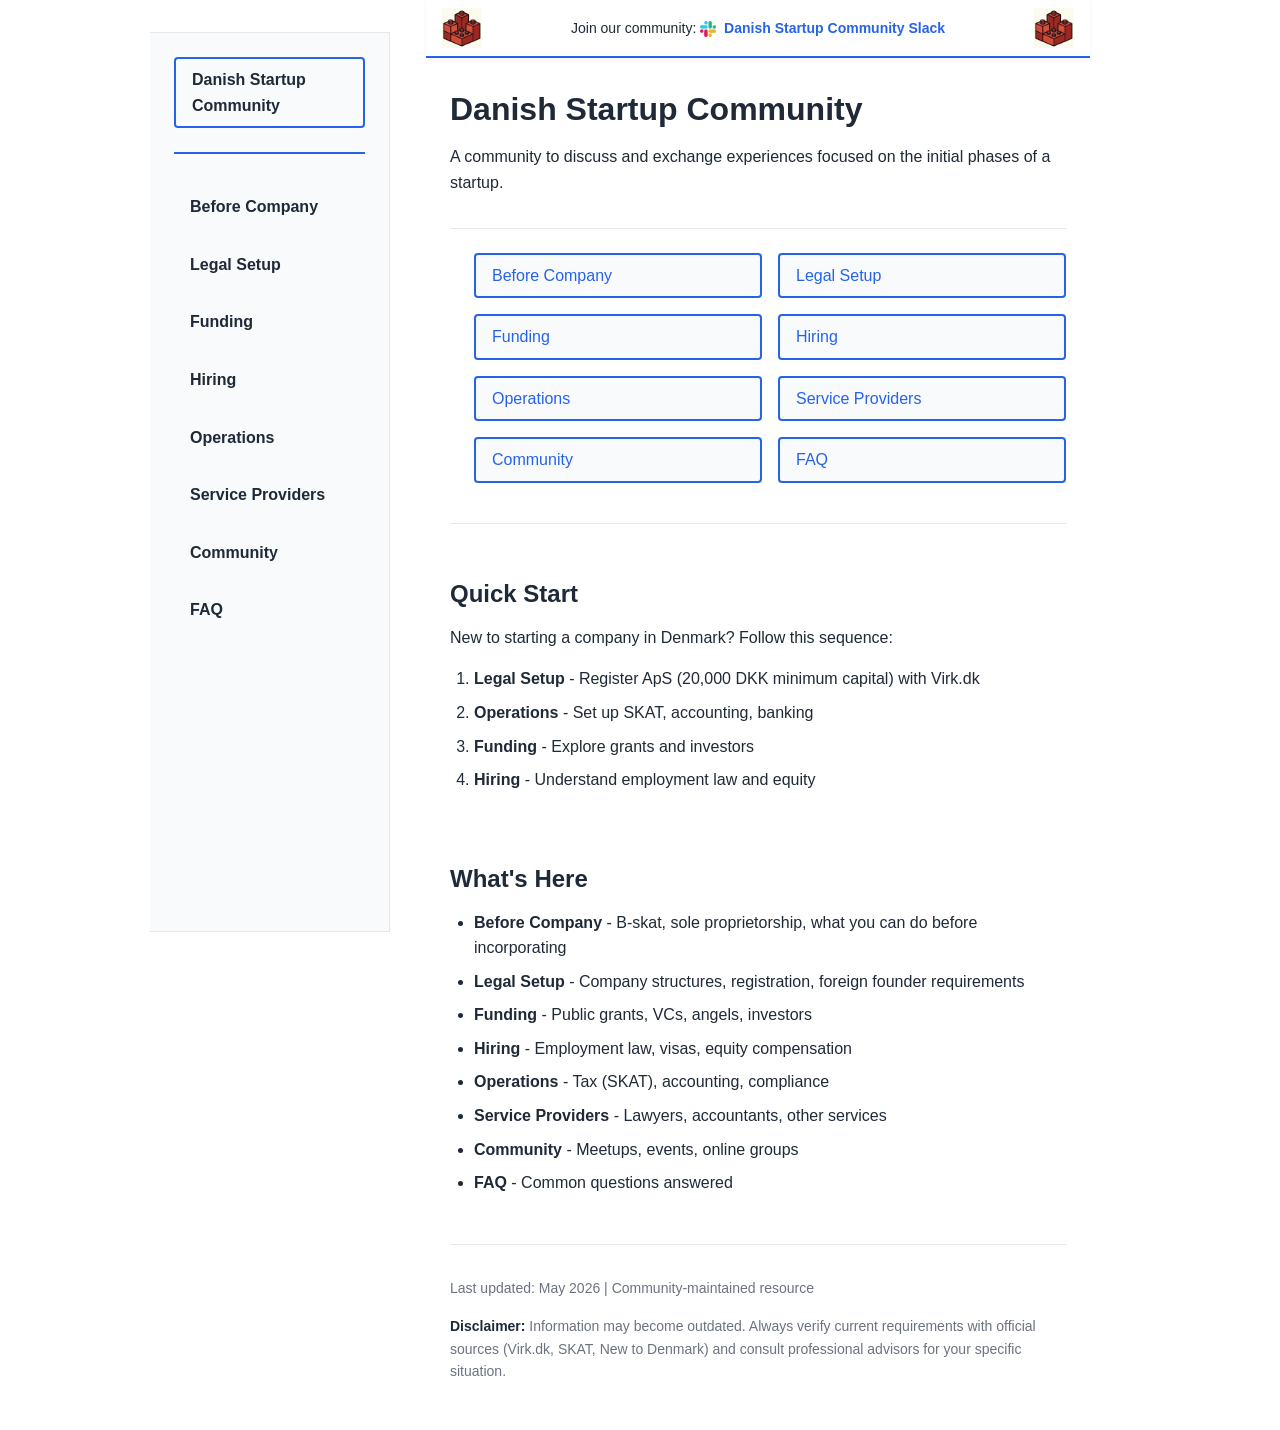
<file: index.html>
<!DOCTYPE html>
<html lang="en">
<head>
  <meta charset="UTF-8">
  <meta name="viewport" content="width=device-width, initial-scale=1.0">
  <meta name="description" content="Terse, lookup-focused reference for Danish startup founders covering legal, funding, hiring, and operations.">
  <meta property="og:title" content="Danish Startup Community">
  <meta property="og:description" content="A practical guide for startup founders in Denmark">
  <meta property="og:type" content="website">
  <title>Danish Startup Community</title>
  <link rel="stylesheet" href="assets/css/style.css">
  <script src="assets/banner.js"></script>
  <script src="assets/navigation.js"></script>
</head>
<body>
  <header>
    <h1>Danish Startup Community</h1>
    <p>A community to discuss and exchange experiences focused on the initial phases of a startup.</p>
  </header>

  <nav>
    <ul>
      <li><a href="before-company.html">Before Company</a></li>
      <li><a href="legal-setup.html">Legal Setup</a></li>
      <li><a href="funding.html">Funding</a></li>
      <li><a href="hiring.html">Hiring</a></li>
      <li><a href="operations.html">Operations</a></li>
      <li><a href="providers.html">Service Providers</a></li>
      <li><a href="community.html">Community</a></li>
      <li><a href="faq.html">FAQ</a></li>
    </ul>
  </nav>

  <section>
    <h2>Quick Start</h2>
    <p>New to starting a company in Denmark? Follow this sequence:</p>
    <ol>
      <li><strong>Legal Setup</strong> - Register ApS (20,000 DKK minimum capital) with Virk.dk</li>
      <li><strong>Operations</strong> - Set up SKAT, accounting, banking</li>
      <li><strong>Funding</strong> - Explore grants and investors</li>
      <li><strong>Hiring</strong> - Understand employment law and equity</li>
    </ol>
  </section>

  <section>
    <h2>What's Here</h2>
    <ul>
      <li><strong>Before Company</strong> - B-skat, sole proprietorship, what you can do before incorporating</li>
      <li><strong>Legal Setup</strong> - Company structures, registration, foreign founder requirements</li>
      <li><strong>Funding</strong> - Public grants, VCs, angels, investors</li>
      <li><strong>Hiring</strong> - Employment law, visas, equity compensation</li>
      <li><strong>Operations</strong> - Tax (SKAT), accounting, compliance</li>
      <li><strong>Service Providers</strong> - Lawyers, accountants, other services</li>
      <li><strong>Community</strong> - Meetups, events, online groups</li>
      <li><strong>FAQ</strong> - Common questions answered</li>
    </ul>
  </section>

  <footer>
    <p>Last updated: May 2026 | Community-maintained resource</p>
    <p><strong>Disclaimer:</strong> Information may become outdated. Always verify current requirements with official sources (Virk.dk, SKAT, New to Denmark) and consult professional advisors for your specific situation.</p>
  </footer>
</body>
</html>
</file>
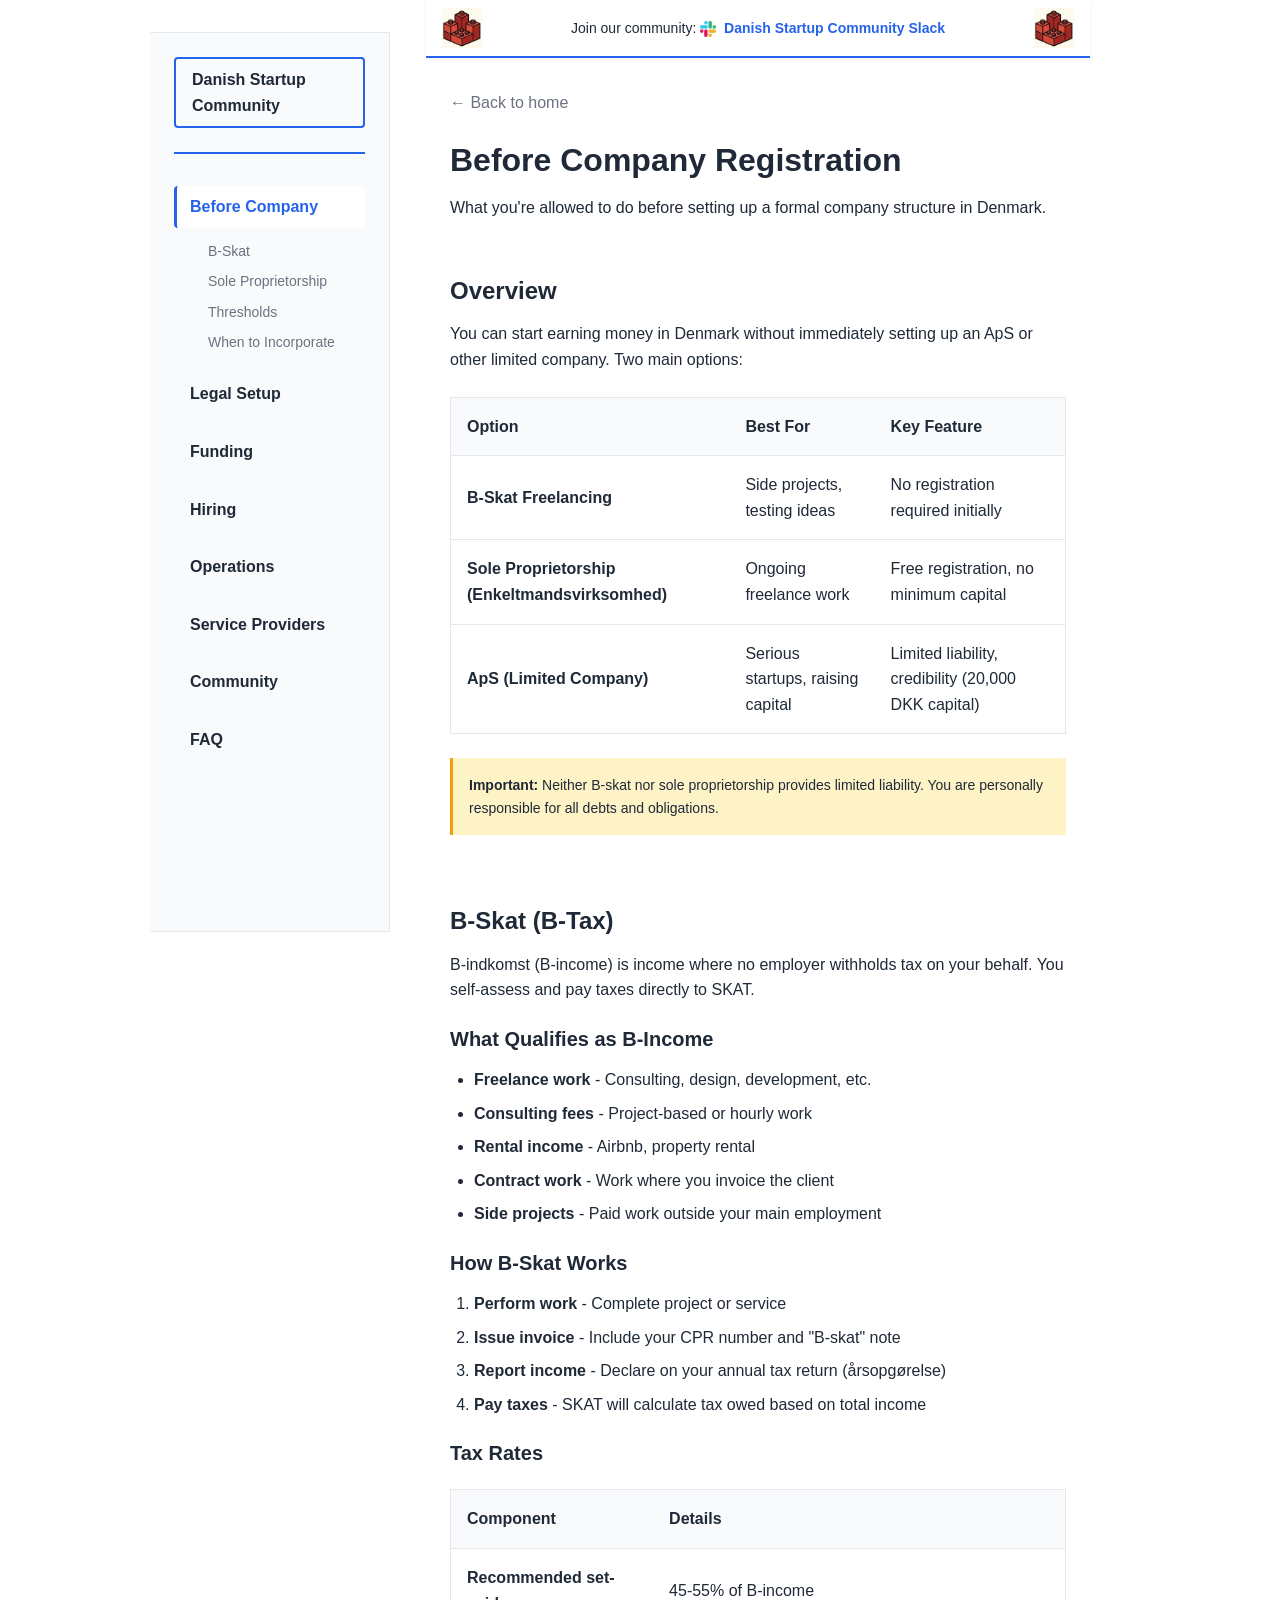
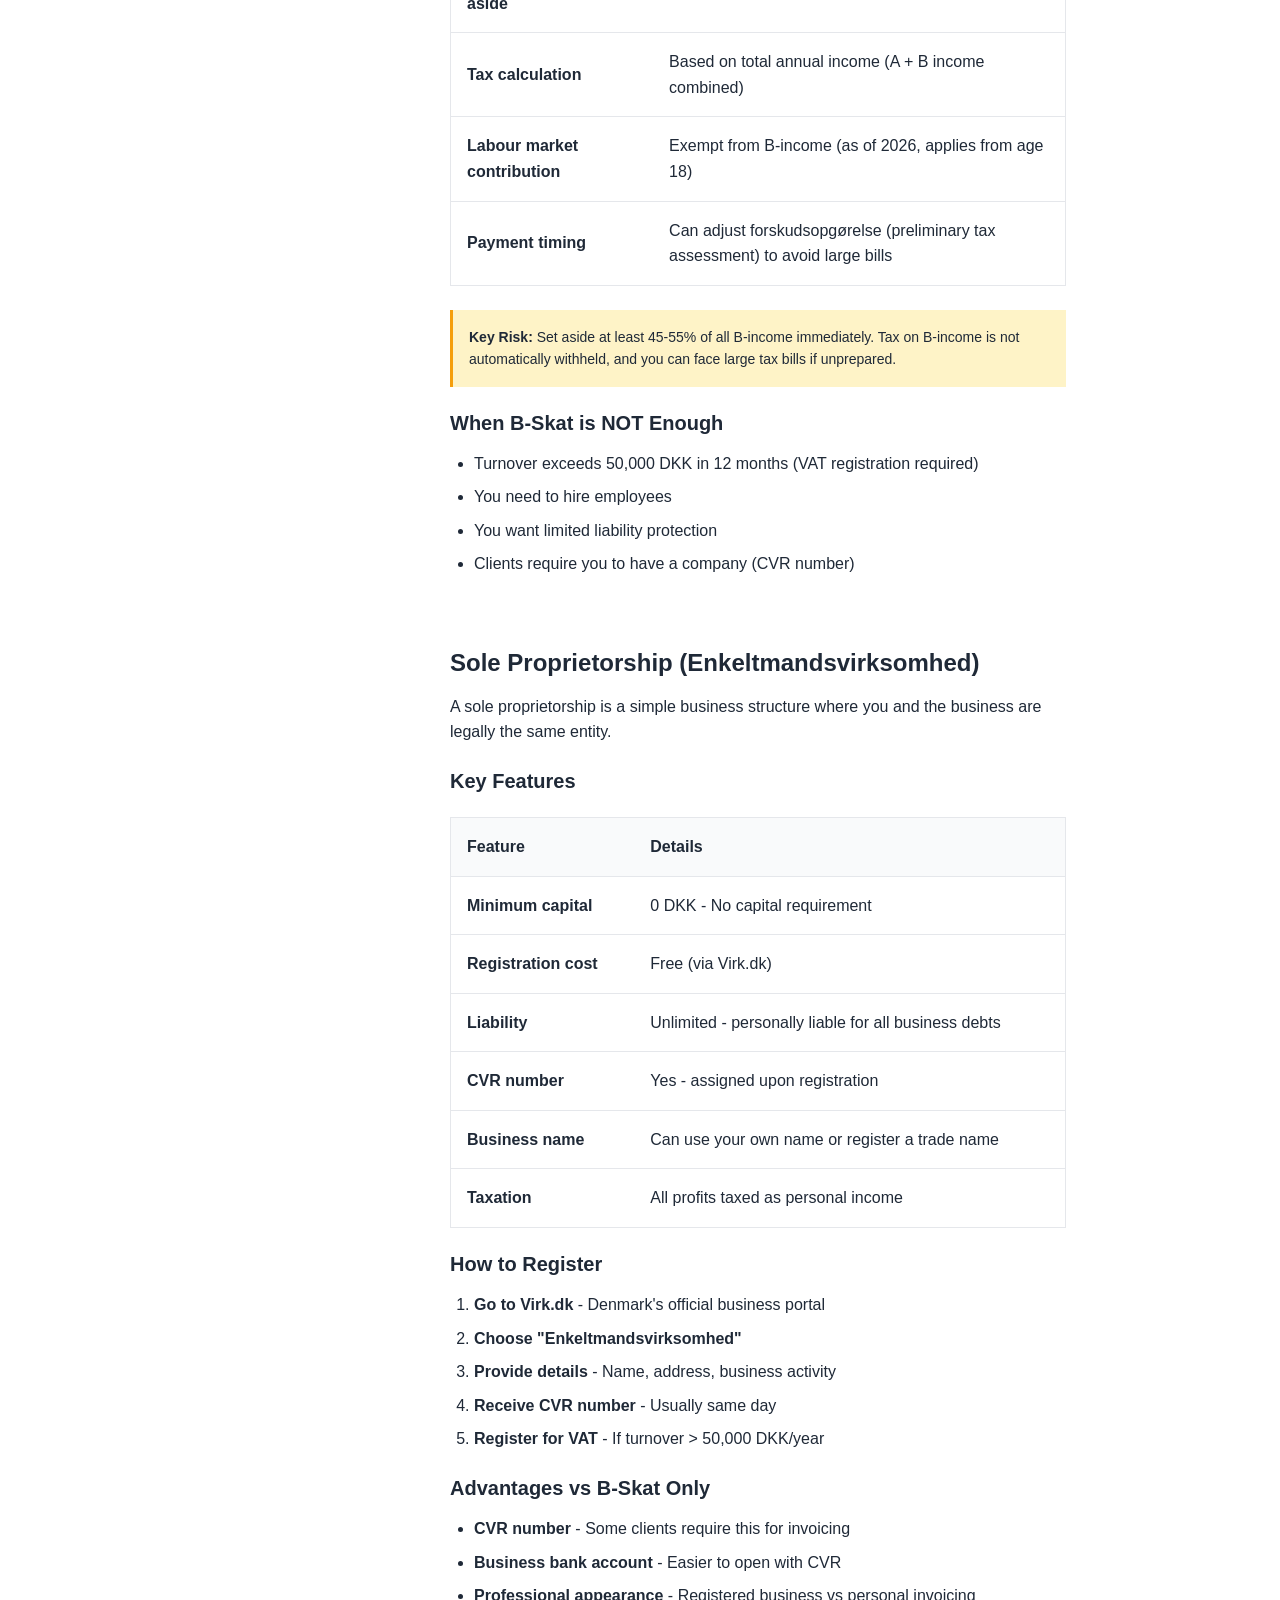
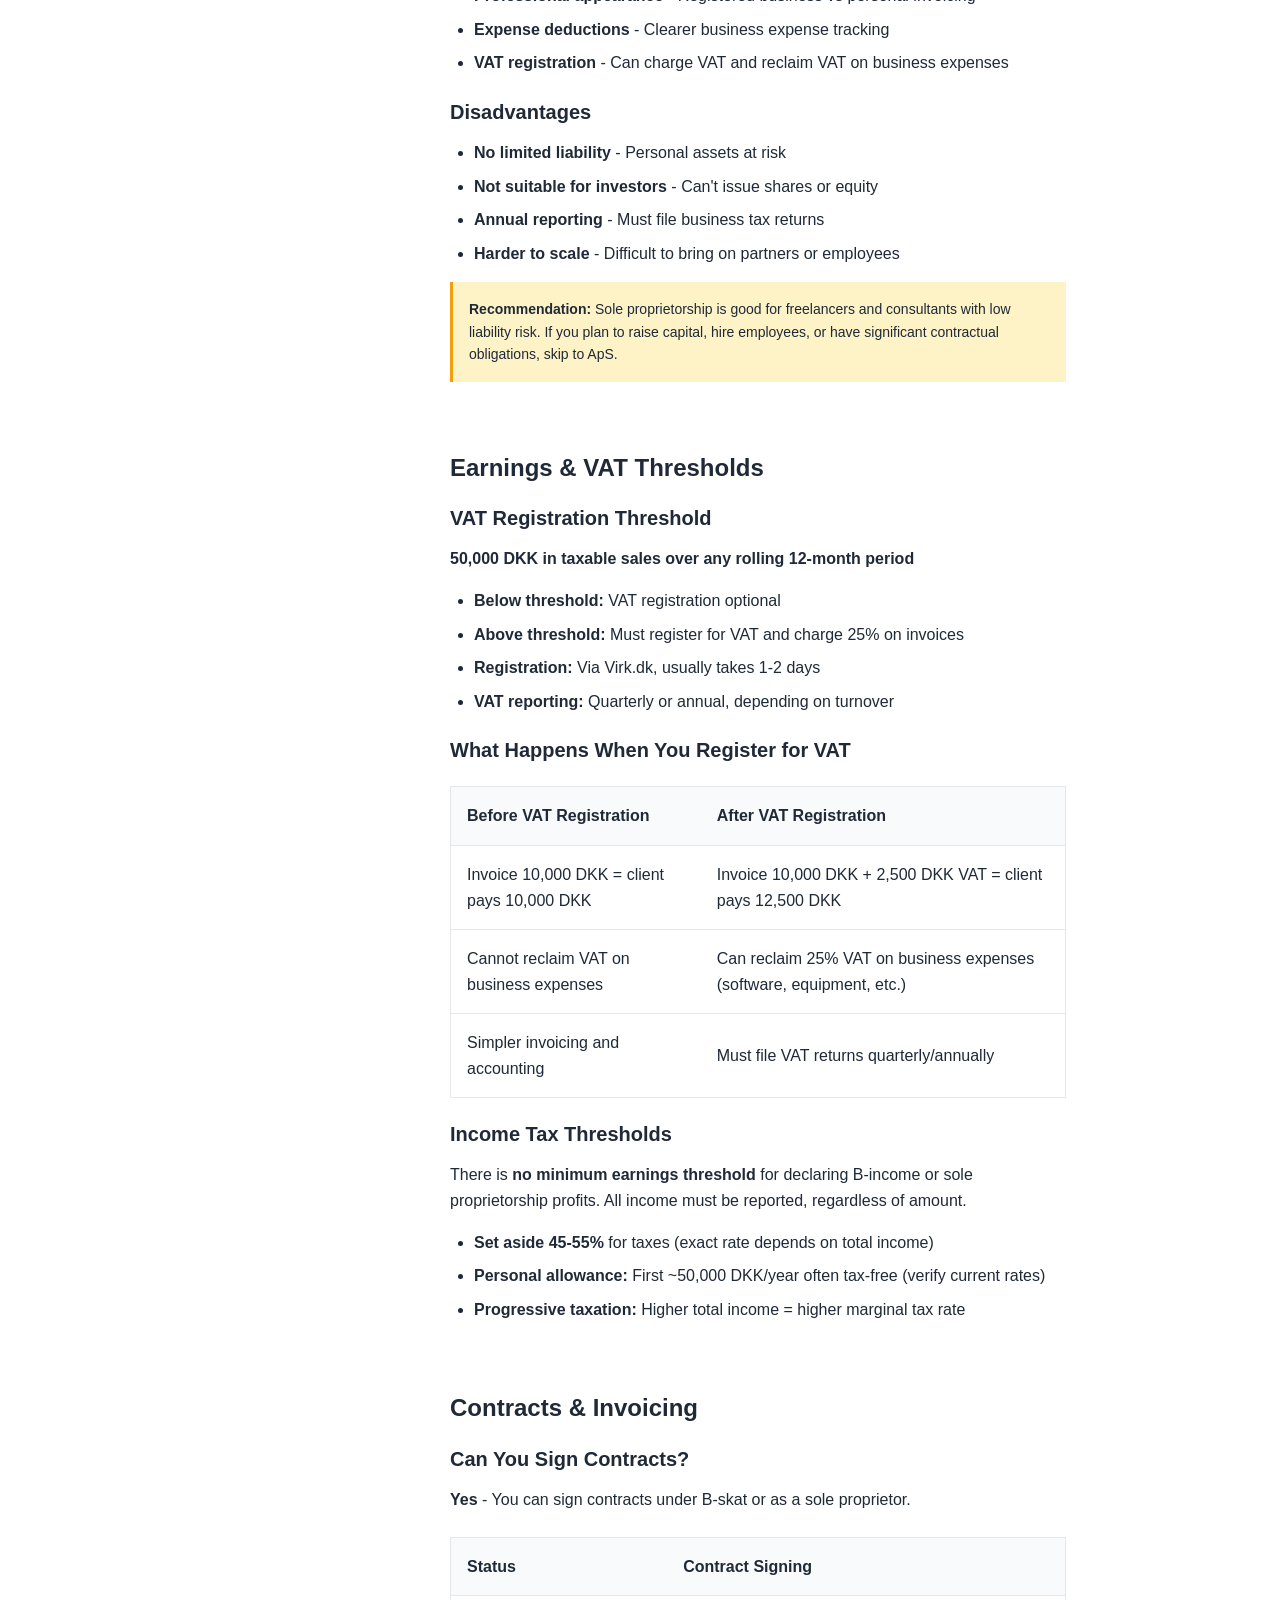
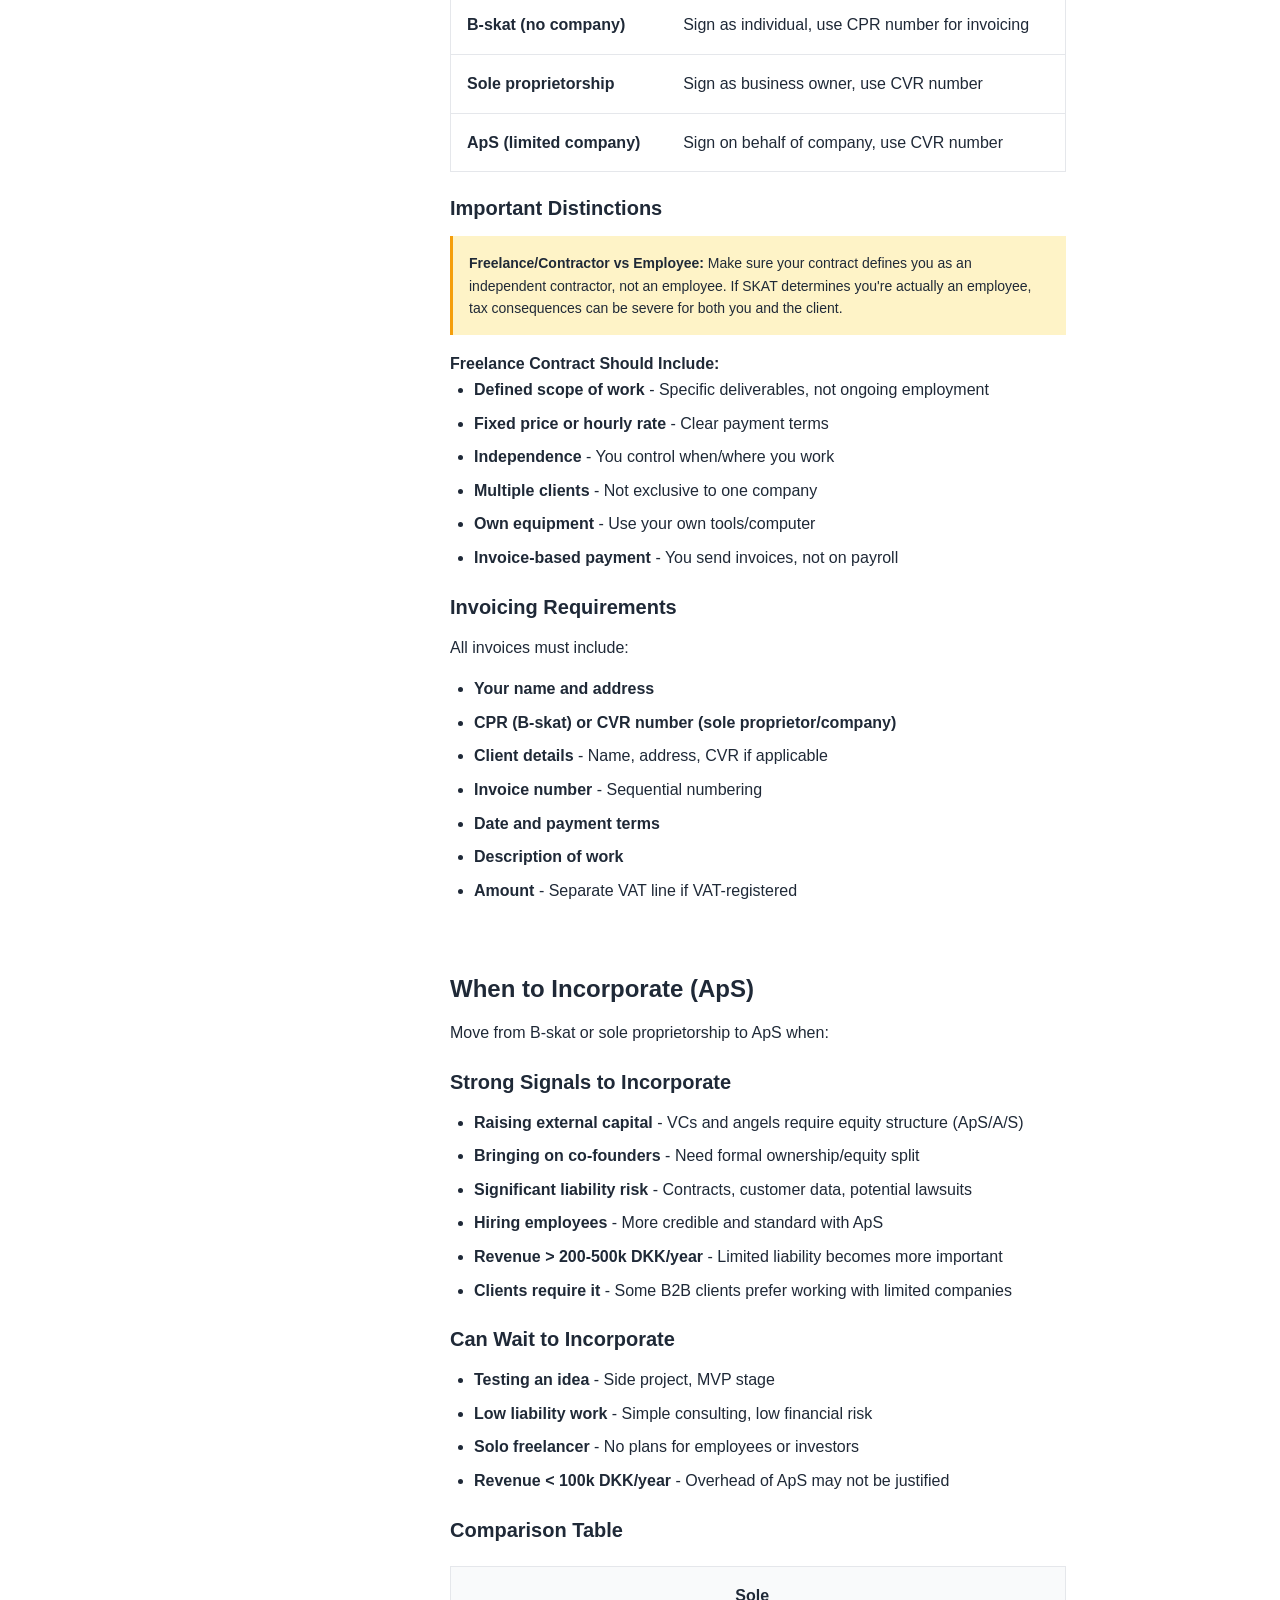
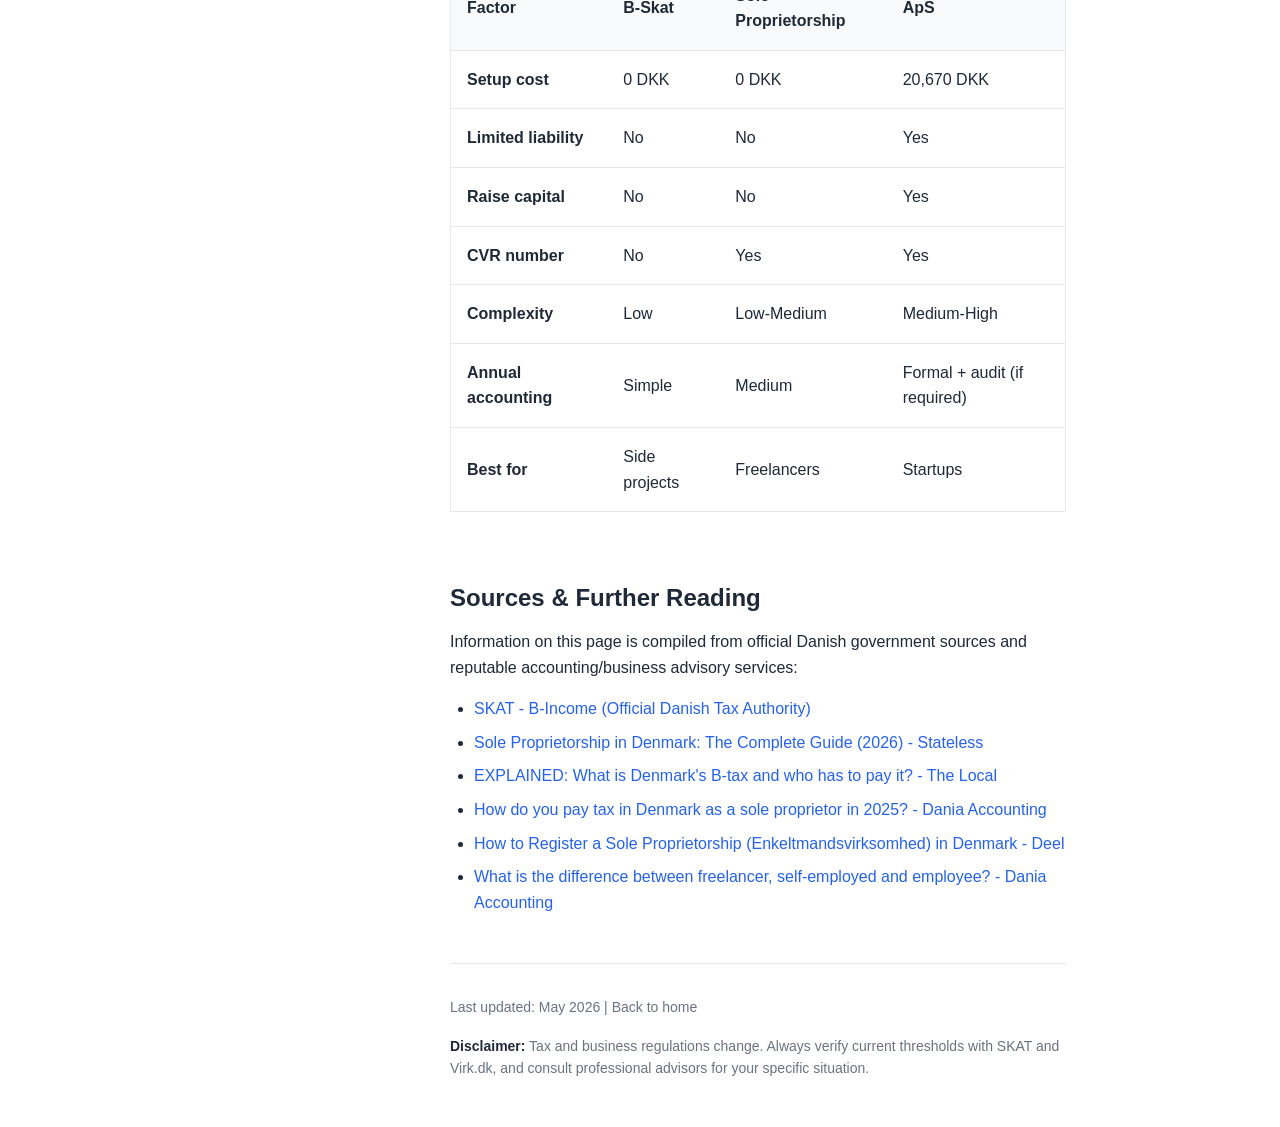
<file: before-company.html>
<!DOCTYPE html>
<html lang="en">
<head>
  <meta charset="UTF-8">
  <meta name="viewport" content="width=device-width, initial-scale=1.0">
  <meta name="description" content="What you can do before registering a company in Denmark - B-skat, freelancing, contracts, and earnings limits.">
  <title>Before Company Registration - Danish Startup Community</title>
  <link rel="stylesheet" href="assets/css/style.css">
  <script src="assets/banner.js"></script>
  <script src="assets/navigation.js"></script>
</head>
<body>
  <a href="index.html" class="back-link">&larr; Back to home</a>

  <h1>Before Company Registration</h1>
  <p>What you're allowed to do before setting up a formal company structure in Denmark.</p>

  <nav class="internal-nav">
    <ul>
      <li><a href="#overview">Overview</a></li>
      <li><a href="#b-skat">B-Skat (B-Tax)</a></li>
      <li><a href="#sole-proprietorship">Sole Proprietorship</a></li>
      <li><a href="#thresholds">Earnings & VAT Thresholds</a></li>
      <li><a href="#contracts">Contracts & Invoicing</a></li>
      <li><a href="#when-to-incorporate">When to Incorporate</a></li>
      <li><a href="#sources">Sources</a></li>
    </ul>
  </nav>

  <section id="overview">
    <h2>Overview</h2>
    <p>You can start earning money in Denmark without immediately setting up an ApS or other limited company. Two main options:</p>

    <table>
      <thead>
        <tr>
          <th>Option</th>
          <th>Best For</th>
          <th>Key Feature</th>
        </tr>
      </thead>
      <tbody>
        <tr>
          <td><strong>B-Skat Freelancing</strong></td>
          <td>Side projects, testing ideas</td>
          <td>No registration required initially</td>
        </tr>
        <tr>
          <td><strong>Sole Proprietorship (Enkeltmandsvirksomhed)</strong></td>
          <td>Ongoing freelance work</td>
          <td>Free registration, no minimum capital</td>
        </tr>
        <tr>
          <td><strong>ApS (Limited Company)</strong></td>
          <td>Serious startups, raising capital</td>
          <td>Limited liability, credibility (20,000 DKK capital)</td>
        </tr>
      </tbody>
    </table>

    <p class="warning"><strong>Important:</strong> Neither B-skat nor sole proprietorship provides limited liability. You are personally responsible for all debts and obligations.</p>
  </section>

  <section id="b-skat">
    <h2>B-Skat (B-Tax)</h2>
    <p>B-indkomst (B-income) is income where no employer withholds tax on your behalf. You self-assess and pay taxes directly to SKAT.</p>

    <h3>What Qualifies as B-Income</h3>
    <ul>
      <li><strong>Freelance work</strong> - Consulting, design, development, etc.</li>
      <li><strong>Consulting fees</strong> - Project-based or hourly work</li>
      <li><strong>Rental income</strong> - Airbnb, property rental</li>
      <li><strong>Contract work</strong> - Work where you invoice the client</li>
      <li><strong>Side projects</strong> - Paid work outside your main employment</li>
    </ul>

    <h3>How B-Skat Works</h3>
    <ol>
      <li><strong>Perform work</strong> - Complete project or service</li>
      <li><strong>Issue invoice</strong> - Include your CPR number and "B-skat" note</li>
      <li><strong>Report income</strong> - Declare on your annual tax return (årsopgørelse)</li>
      <li><strong>Pay taxes</strong> - SKAT will calculate tax owed based on total income</li>
    </ol>

    <h3>Tax Rates</h3>
    <table>
      <thead>
        <tr>
          <th>Component</th>
          <th>Details</th>
        </tr>
      </thead>
      <tbody>
        <tr>
          <td><strong>Recommended set-aside</strong></td>
          <td>45-55% of B-income</td>
        </tr>
        <tr>
          <td><strong>Tax calculation</strong></td>
          <td>Based on total annual income (A + B income combined)</td>
        </tr>
        <tr>
          <td><strong>Labour market contribution</strong></td>
          <td>Exempt from B-income (as of 2026, applies from age 18)</td>
        </tr>
        <tr>
          <td><strong>Payment timing</strong></td>
          <td>Can adjust forskudsopgørelse (preliminary tax assessment) to avoid large bills</td>
        </tr>
      </tbody>
    </table>

    <p class="warning"><strong>Key Risk:</strong> Set aside at least 45-55% of all B-income immediately. Tax on B-income is not automatically withheld, and you can face large tax bills if unprepared.</p>

    <h3>When B-Skat is NOT Enough</h3>
    <ul>
      <li>Turnover exceeds 50,000 DKK in 12 months (VAT registration required)</li>
      <li>You need to hire employees</li>
      <li>You want limited liability protection</li>
      <li>Clients require you to have a company (CVR number)</li>
    </ul>
  </section>

  <section id="sole-proprietorship">
    <h2>Sole Proprietorship (Enkeltmandsvirksomhed)</h2>
    <p>A sole proprietorship is a simple business structure where you and the business are legally the same entity.</p>

    <h3>Key Features</h3>
    <table>
      <thead>
        <tr>
          <th>Feature</th>
          <th>Details</th>
        </tr>
      </thead>
      <tbody>
        <tr>
          <td><strong>Minimum capital</strong></td>
          <td>0 DKK - No capital requirement</td>
        </tr>
        <tr>
          <td><strong>Registration cost</strong></td>
          <td>Free (via Virk.dk)</td>
        </tr>
        <tr>
          <td><strong>Liability</strong></td>
          <td>Unlimited - personally liable for all business debts</td>
        </tr>
        <tr>
          <td><strong>CVR number</strong></td>
          <td>Yes - assigned upon registration</td>
        </tr>
        <tr>
          <td><strong>Business name</strong></td>
          <td>Can use your own name or register a trade name</td>
        </tr>
        <tr>
          <td><strong>Taxation</strong></td>
          <td>All profits taxed as personal income</td>
        </tr>
      </tbody>
    </table>

    <h3>How to Register</h3>
    <ol>
      <li><strong>Go to Virk.dk</strong> - Denmark's official business portal</li>
      <li><strong>Choose "Enkeltmandsvirksomhed"</strong></li>
      <li><strong>Provide details</strong> - Name, address, business activity</li>
      <li><strong>Receive CVR number</strong> - Usually same day</li>
      <li><strong>Register for VAT</strong> - If turnover > 50,000 DKK/year</li>
    </ol>

    <h3>Advantages vs B-Skat Only</h3>
    <ul>
      <li><strong>CVR number</strong> - Some clients require this for invoicing</li>
      <li><strong>Business bank account</strong> - Easier to open with CVR</li>
      <li><strong>Professional appearance</strong> - Registered business vs personal invoicing</li>
      <li><strong>Expense deductions</strong> - Clearer business expense tracking</li>
      <li><strong>VAT registration</strong> - Can charge VAT and reclaim VAT on business expenses</li>
    </ul>

    <h3>Disadvantages</h3>
    <ul>
      <li><strong>No limited liability</strong> - Personal assets at risk</li>
      <li><strong>Not suitable for investors</strong> - Can't issue shares or equity</li>
      <li><strong>Annual reporting</strong> - Must file business tax returns</li>
      <li><strong>Harder to scale</strong> - Difficult to bring on partners or employees</li>
    </ul>

    <p class="warning"><strong>Recommendation:</strong> Sole proprietorship is good for freelancers and consultants with low liability risk. If you plan to raise capital, hire employees, or have significant contractual obligations, skip to ApS.</p>
  </section>

  <section id="thresholds">
    <h2>Earnings & VAT Thresholds</h2>

    <h3>VAT Registration Threshold</h3>
    <p><strong>50,000 DKK in taxable sales over any rolling 12-month period</strong></p>
    <ul>
      <li><strong>Below threshold:</strong> VAT registration optional</li>
      <li><strong>Above threshold:</strong> Must register for VAT and charge 25% on invoices</li>
      <li><strong>Registration:</strong> Via Virk.dk, usually takes 1-2 days</li>
      <li><strong>VAT reporting:</strong> Quarterly or annual, depending on turnover</li>
    </ul>

    <h3>What Happens When You Register for VAT</h3>
    <table>
      <thead>
        <tr>
          <th>Before VAT Registration</th>
          <th>After VAT Registration</th>
        </tr>
      </thead>
      <tbody>
        <tr>
          <td>Invoice 10,000 DKK = client pays 10,000 DKK</td>
          <td>Invoice 10,000 DKK + 2,500 DKK VAT = client pays 12,500 DKK</td>
        </tr>
        <tr>
          <td>Cannot reclaim VAT on business expenses</td>
          <td>Can reclaim 25% VAT on business expenses (software, equipment, etc.)</td>
        </tr>
        <tr>
          <td>Simpler invoicing and accounting</td>
          <td>Must file VAT returns quarterly/annually</td>
        </tr>
      </tbody>
    </table>

    <h3>Income Tax Thresholds</h3>
    <p>There is <strong>no minimum earnings threshold</strong> for declaring B-income or sole proprietorship profits. All income must be reported, regardless of amount.</p>
    <ul>
      <li><strong>Set aside 45-55%</strong> for taxes (exact rate depends on total income)</li>
      <li><strong>Personal allowance:</strong> First ~50,000 DKK/year often tax-free (verify current rates)</li>
      <li><strong>Progressive taxation:</strong> Higher total income = higher marginal tax rate</li>
    </ul>
  </section>

  <section id="contracts">
    <h2>Contracts & Invoicing</h2>

    <h3>Can You Sign Contracts?</h3>
    <p><strong>Yes</strong> - You can sign contracts under B-skat or as a sole proprietor.</p>

    <table>
      <thead>
        <tr>
          <th>Status</th>
          <th>Contract Signing</th>
        </tr>
      </thead>
      <tbody>
        <tr>
          <td><strong>B-skat (no company)</strong></td>
          <td>Sign as individual, use CPR number for invoicing</td>
        </tr>
        <tr>
          <td><strong>Sole proprietorship</strong></td>
          <td>Sign as business owner, use CVR number</td>
        </tr>
        <tr>
          <td><strong>ApS (limited company)</strong></td>
          <td>Sign on behalf of company, use CVR number</td>
        </tr>
      </tbody>
    </table>

    <h3>Important Distinctions</h3>
    <p class="warning"><strong>Freelance/Contractor vs Employee:</strong> Make sure your contract defines you as an independent contractor, not an employee. If SKAT determines you're actually an employee, tax consequences can be severe for both you and the client.</p>

    <h4>Freelance Contract Should Include:</h4>
    <ul>
      <li><strong>Defined scope of work</strong> - Specific deliverables, not ongoing employment</li>
      <li><strong>Fixed price or hourly rate</strong> - Clear payment terms</li>
      <li><strong>Independence</strong> - You control when/where you work</li>
      <li><strong>Multiple clients</strong> - Not exclusive to one company</li>
      <li><strong>Own equipment</strong> - Use your own tools/computer</li>
      <li><strong>Invoice-based payment</strong> - You send invoices, not on payroll</li>
    </ul>

    <h3>Invoicing Requirements</h3>
    <p>All invoices must include:</p>
    <ul>
      <li><strong>Your name and address</strong></li>
      <li><strong>CPR (B-skat) or CVR number (sole proprietor/company)</strong></li>
      <li><strong>Client details</strong> - Name, address, CVR if applicable</li>
      <li><strong>Invoice number</strong> - Sequential numbering</li>
      <li><strong>Date and payment terms</strong></li>
      <li><strong>Description of work</strong></li>
      <li><strong>Amount</strong> - Separate VAT line if VAT-registered</li>
    </ul>
  </section>

  <section id="when-to-incorporate">
    <h2>When to Incorporate (ApS)</h2>
    <p>Move from B-skat or sole proprietorship to ApS when:</p>

    <h3>Strong Signals to Incorporate</h3>
    <ul>
      <li><strong>Raising external capital</strong> - VCs and angels require equity structure (ApS/A/S)</li>
      <li><strong>Bringing on co-founders</strong> - Need formal ownership/equity split</li>
      <li><strong>Significant liability risk</strong> - Contracts, customer data, potential lawsuits</li>
      <li><strong>Hiring employees</strong> - More credible and standard with ApS</li>
      <li><strong>Revenue > 200-500k DKK/year</strong> - Limited liability becomes more important</li>
      <li><strong>Clients require it</strong> - Some B2B clients prefer working with limited companies</li>
    </ul>

    <h3>Can Wait to Incorporate</h3>
    <ul>
      <li><strong>Testing an idea</strong> - Side project, MVP stage</li>
      <li><strong>Low liability work</strong> - Simple consulting, low financial risk</li>
      <li><strong>Solo freelancer</strong> - No plans for employees or investors</li>
      <li><strong>Revenue < 100k DKK/year</strong> - Overhead of ApS may not be justified</li>
    </ul>

    <h3>Comparison Table</h3>
    <table>
      <thead>
        <tr>
          <th>Factor</th>
          <th>B-Skat</th>
          <th>Sole Proprietorship</th>
          <th>ApS</th>
        </tr>
      </thead>
      <tbody>
        <tr>
          <td><strong>Setup cost</strong></td>
          <td>0 DKK</td>
          <td>0 DKK</td>
          <td>20,670 DKK</td>
        </tr>
        <tr>
          <td><strong>Limited liability</strong></td>
          <td>No</td>
          <td>No</td>
          <td>Yes</td>
        </tr>
        <tr>
          <td><strong>Raise capital</strong></td>
          <td>No</td>
          <td>No</td>
          <td>Yes</td>
        </tr>
        <tr>
          <td><strong>CVR number</strong></td>
          <td>No</td>
          <td>Yes</td>
          <td>Yes</td>
        </tr>
        <tr>
          <td><strong>Complexity</strong></td>
          <td>Low</td>
          <td>Low-Medium</td>
          <td>Medium-High</td>
        </tr>
        <tr>
          <td><strong>Annual accounting</strong></td>
          <td>Simple</td>
          <td>Medium</td>
          <td>Formal + audit (if required)</td>
        </tr>
        <tr>
          <td><strong>Best for</strong></td>
          <td>Side projects</td>
          <td>Freelancers</td>
          <td>Startups</td>
        </tr>
      </tbody>
    </table>
  </section>

  <section id="sources">
    <h2>Sources & Further Reading</h2>
    <p>Information on this page is compiled from official Danish government sources and reputable accounting/business advisory services:</p>
    <ul>
      <li><a href="https://skat.dk/en-us/individuals/b-income" target="_blank">SKAT - B-Income (Official Danish Tax Authority)</a></li>
      <li><a href="https://learn.stateless.to/en/sole-proprietorship-in-denmark-the-complete-guide-2026/" target="_blank">Sole Proprietorship in Denmark: The Complete Guide (2026) - Stateless</a></li>
      <li><a href="https://www.thelocal.dk/20230616/explained-what-is-denmarks-b-tax-and-who-has-to-pay-it" target="_blank">EXPLAINED: What is Denmark's B-tax and who has to pay it? - The Local</a></li>
      <li><a href="https://www.daniaaccounting.com/slider/how-do-you-pay-tax-in-denmark-as-a-sole-proprietor-in-2025/" target="_blank">How do you pay tax in Denmark as a sole proprietor in 2025? - Dania Accounting</a></li>
      <li><a href="https://www.deel.com/blog/sole-proprietorship-denmark/" target="_blank">How to Register a Sole Proprietorship (Enkeltmandsvirksomhed) in Denmark - Deel</a></li>
      <li><a href="https://www.daniaaccounting.com/slider/freelancer-self-employed/" target="_blank">What is the difference between freelancer, self-employed and employee? - Dania Accounting</a></li>
    </ul>
  </section>

  <footer>
    <p>Last updated: May 2026 | <a href="index.html">Back to home</a></p>
    <p><strong>Disclaimer:</strong> Tax and business regulations change. Always verify current thresholds with <a href="https://skat.dk" target="_blank">SKAT</a> and <a href="https://virk.dk" target="_blank">Virk.dk</a>, and consult professional advisors for your specific situation.</p>
  </footer>
</body>
</html>
</file>
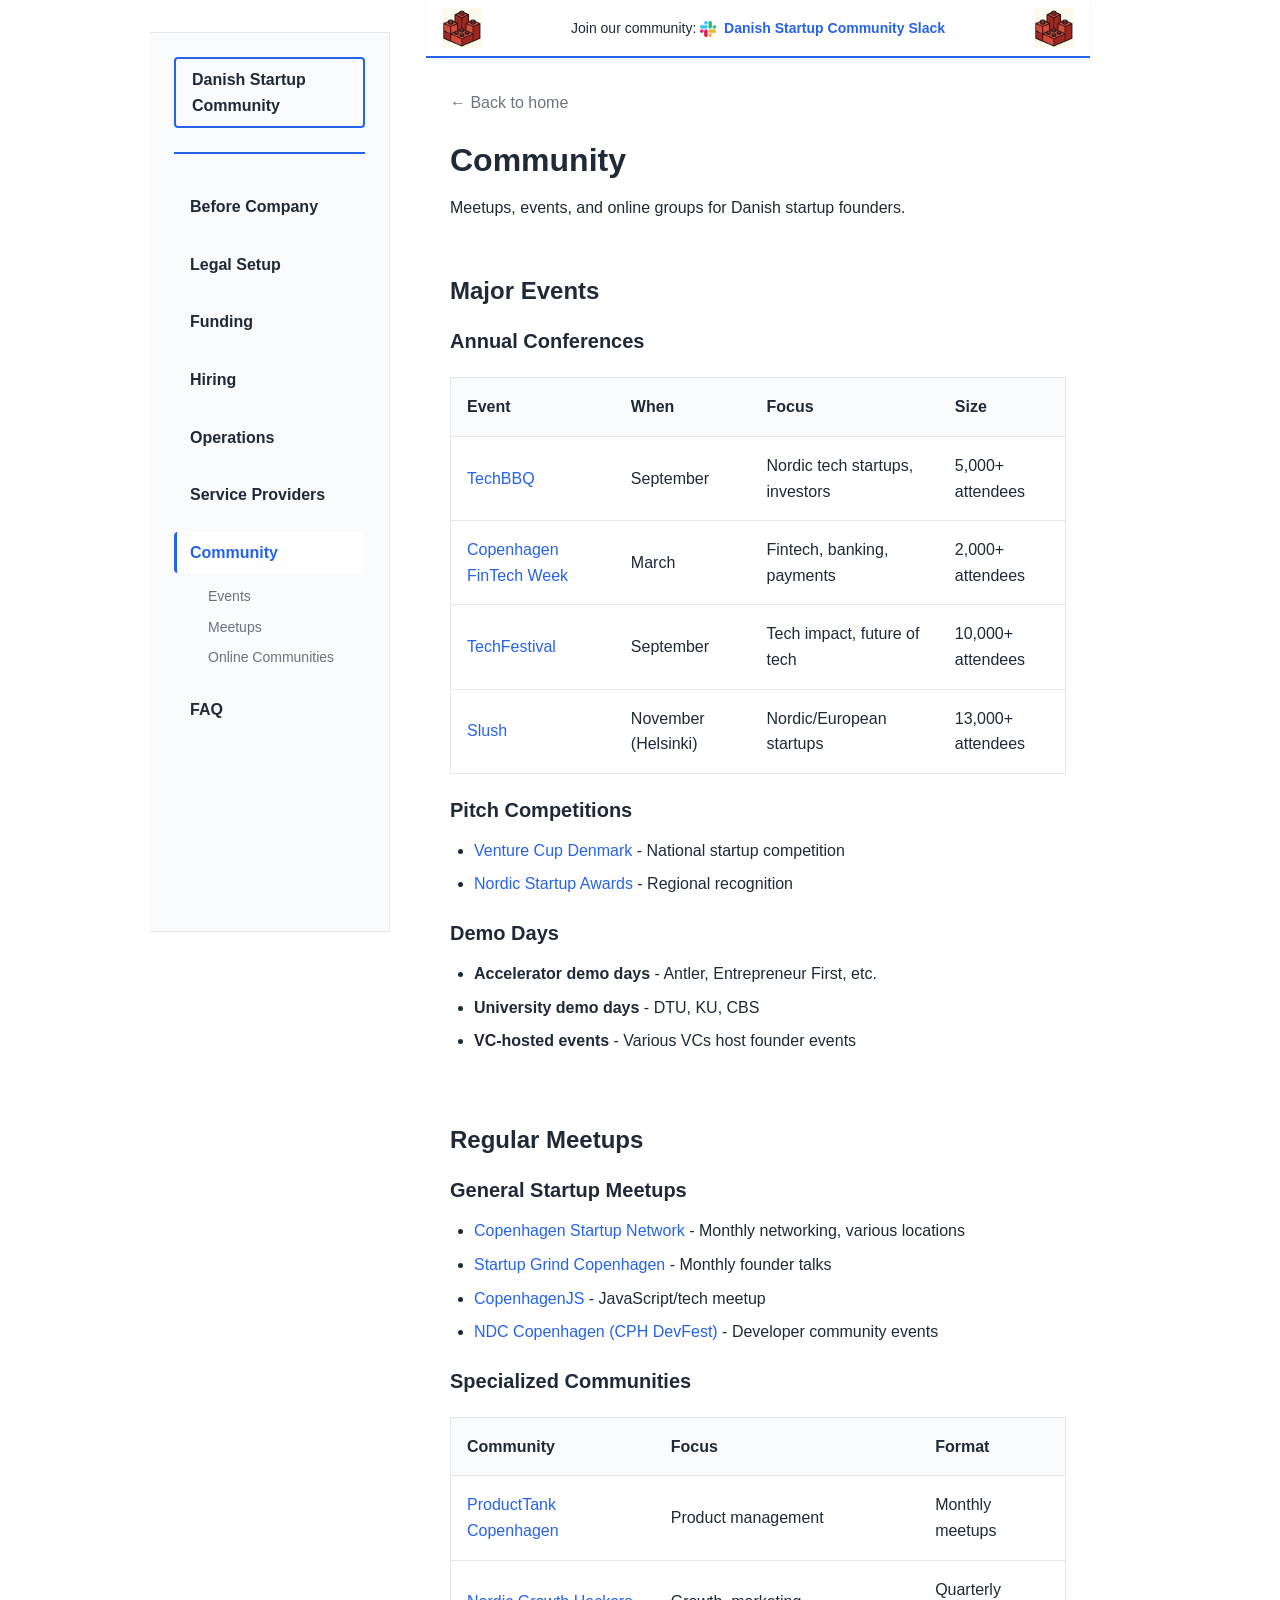
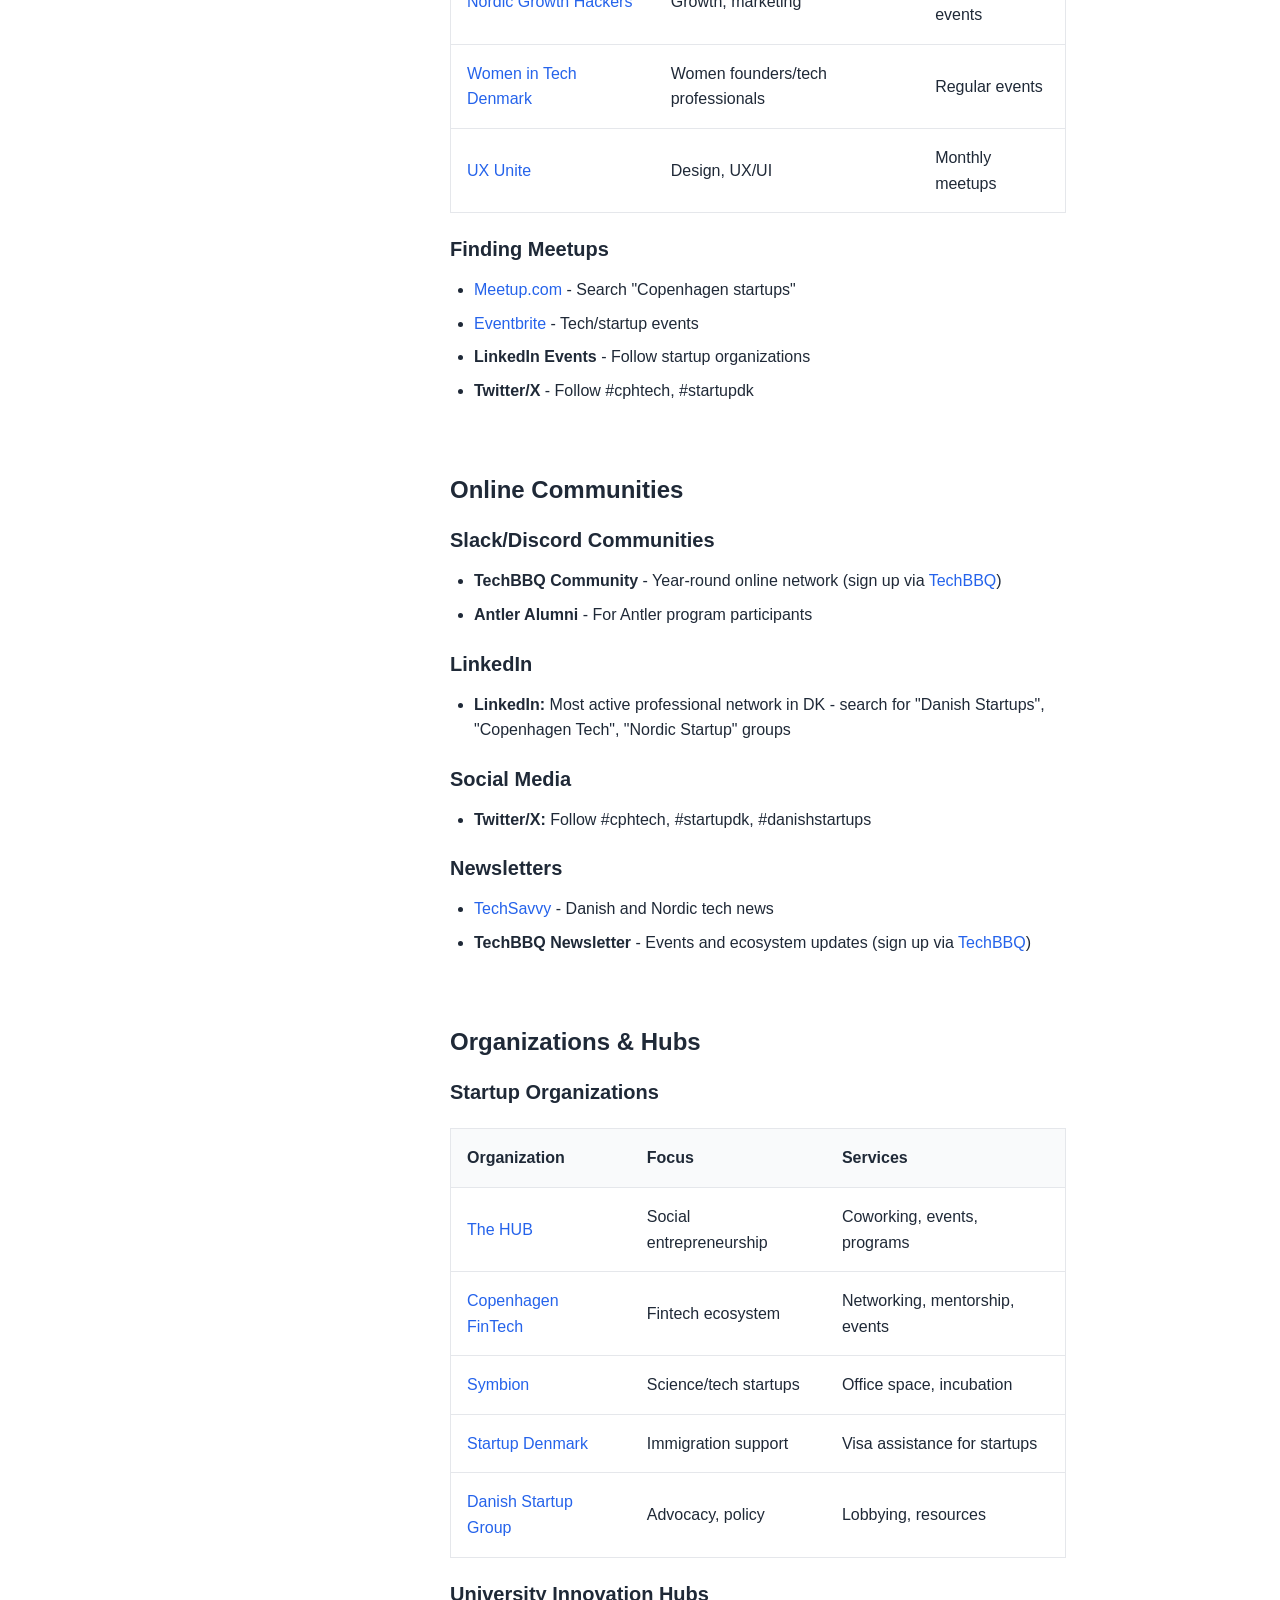
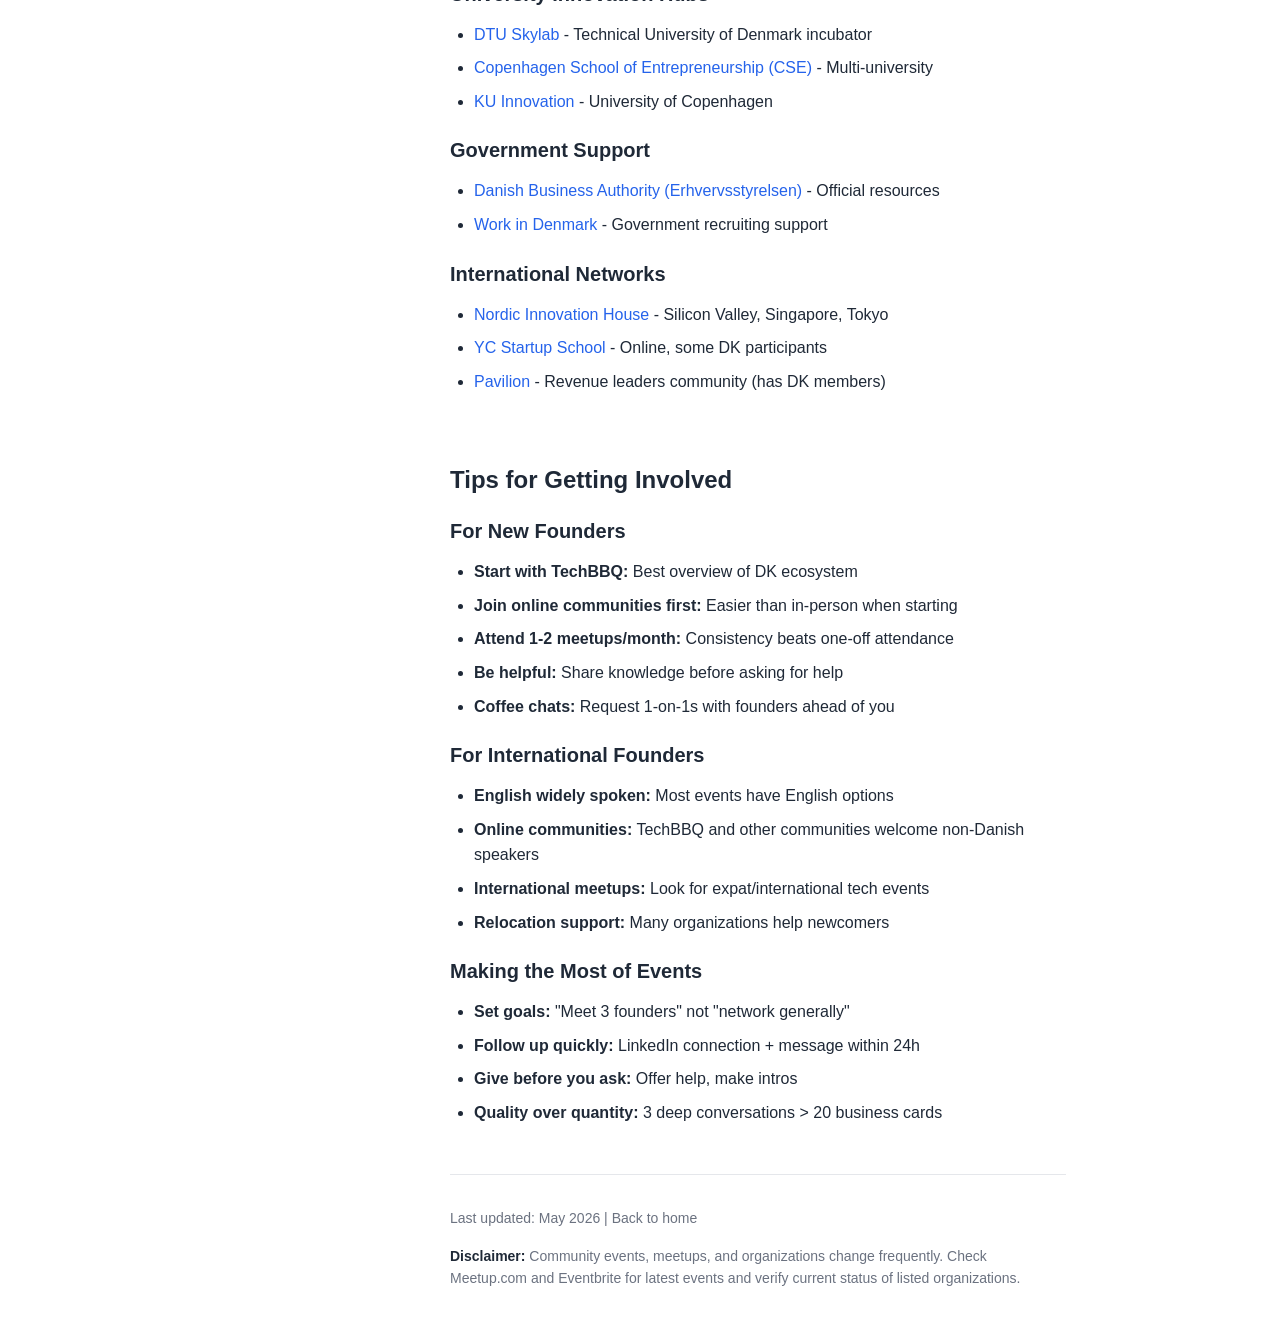
<file: community.html>
<!DOCTYPE html>
<html lang="en">
<head>
  <meta charset="UTF-8">
  <meta name="viewport" content="width=device-width, initial-scale=1.0">
  <meta name="description" content="Danish startup community: meetups, events, and online groups.">
  <title>Community - Danish Startup Community</title>
  <link rel="stylesheet" href="assets/css/style.css">
  <script src="assets/banner.js"></script>
  <script src="assets/navigation.js"></script>
</head>
<body>
  <a href="index.html" class="back-link">&larr; Back to home</a>

  <h1>Community</h1>
  <p>Meetups, events, and online groups for Danish startup founders.</p>

  <nav class="internal-nav">
    <ul>
      <li><a href="#events">Major Events</a></li>
      <li><a href="#meetups">Regular Meetups</a></li>
      <li><a href="#online">Online Communities</a></li>
      <li><a href="#organizations">Organizations</a></li>
    </ul>
  </nav>

  <section id="events">
    <h2>Major Events</h2>

    <h3>Annual Conferences</h3>
    <table>
      <thead>
        <tr>
          <th>Event</th>
          <th>When</th>
          <th>Focus</th>
          <th>Size</th>
        </tr>
      </thead>
      <tbody>
        <tr>
          <td><a href="https://techbbq.com" target="_blank">TechBBQ</a></td>
          <td>September</td>
          <td>Nordic tech startups, investors</td>
          <td>5,000+ attendees</td>
        </tr>
        <tr>
          <td><a href="https://cphfintech.com" target="_blank">Copenhagen FinTech Week</a></td>
          <td>March</td>
          <td>Fintech, banking, payments</td>
          <td>2,000+ attendees</td>
        </tr>
        <tr>
          <td><a href="https://techfestival.co" target="_blank">TechFestival</a></td>
          <td>September</td>
          <td>Tech impact, future of tech</td>
          <td>10,000+ attendees</td>
        </tr>
        <tr>
          <td><a href="https://slush.org" target="_blank">Slush</a></td>
          <td>November (Helsinki)</td>
          <td>Nordic/European startups</td>
          <td>13,000+ attendees</td>
        </tr>
      </tbody>
    </table>

    <h3>Pitch Competitions</h3>
    <ul>
      <li><a href="https://venturecup.dk/" target="_blank">Venture Cup Denmark</a> - National startup competition</li>
      <li><a href="https://nordicstartupawards.com" target="_blank">Nordic Startup Awards</a> - Regional recognition</li>
    </ul>

    <h3>Demo Days</h3>
    <ul>
      <li><strong>Accelerator demo days</strong> - Antler, Entrepreneur First, etc.</li>
      <li><strong>University demo days</strong> - DTU, KU, CBS</li>
      <li><strong>VC-hosted events</strong> - Various VCs host founder events</li>
    </ul>
  </section>

  <section id="meetups">
    <h2>Regular Meetups</h2>

    <h3>General Startup Meetups</h3>
    <ul>
      <li><a href="https://www.meetup.com/copenhagen-startup-network/" target="_blank">Copenhagen Startup Network</a> - Monthly networking, various locations</li>
      <li><a href="https://www.startupgrind.com/copenhagen/" target="_blank">Startup Grind Copenhagen</a> - Monthly founder talks</li>
      <li><a href="https://copenhagenjs.dk/" target="_blank">CopenhagenJS</a> - JavaScript/tech meetup</li>
      <li><a href="https://cphdevfest.com/" target="_blank">NDC Copenhagen (CPH DevFest)</a> - Developer community events</li>
    </ul>

    <h3>Specialized Communities</h3>
    <table>
      <thead>
        <tr>
          <th>Community</th>
          <th>Focus</th>
          <th>Format</th>
        </tr>
      </thead>
      <tbody>
        <tr>
          <td><a href="https://www.meetup.com/producttank-copenhagen/" target="_blank">ProductTank Copenhagen</a></td>
          <td>Product management</td>
          <td>Monthly meetups</td>
        </tr>
        <tr>
          <td><a href="https://nordicgrowthhackers.com/" target="_blank">Nordic Growth Hackers</a></td>
          <td>Growth, marketing</td>
          <td>Quarterly events</td>
        </tr>
        <tr>
          <td><a href="https://www.womenintech.dk/" target="_blank">Women in Tech Denmark</a></td>
          <td>Women founders/tech professionals</td>
          <td>Regular events</td>
        </tr>
        <tr>
          <td><a href="https://www.meetup.com/uxunite/" target="_blank">UX Unite</a></td>
          <td>Design, UX/UI</td>
          <td>Monthly meetups</td>
        </tr>
      </tbody>
    </table>

    <h3>Finding Meetups</h3>
    <ul>
      <li><a href="https://meetup.com" target="_blank">Meetup.com</a> - Search "Copenhagen startups"</li>
      <li><a href="https://eventbrite.com" target="_blank">Eventbrite</a> - Tech/startup events</li>
      <li><strong>LinkedIn Events</strong> - Follow startup organizations</li>
      <li><strong>Twitter/X</strong> - Follow #cphtech, #startupdk</li>
    </ul>
  </section>

  <section id="online">
    <h2>Online Communities</h2>

    <h3>Slack/Discord Communities</h3>
    <ul>
      <li><strong>TechBBQ Community</strong> - Year-round online network (sign up via <a href="https://techbbq.com" target="_blank">TechBBQ</a>)</li>
      <li><strong>Antler Alumni</strong> - For Antler program participants</li>
    </ul>

    <h3>LinkedIn</h3>
    <ul>
      <li><strong>LinkedIn:</strong> Most active professional network in DK - search for "Danish Startups", "Copenhagen Tech", "Nordic Startup" groups</li>
    </ul>

    <h3>Social Media</h3>
    <ul>
      <li><strong>Twitter/X:</strong> Follow #cphtech, #startupdk, #danishstartups</li>
    </ul>

    <h3>Newsletters</h3>
    <ul>
      <li><a href="https://techsavvy.media/en/" target="_blank">TechSavvy</a> - Danish and Nordic tech news</li>
      <li><strong>TechBBQ Newsletter</strong> - Events and ecosystem updates (sign up via <a href="https://techbbq.com" target="_blank">TechBBQ</a>)</li>
    </ul>
  </section>

  <section id="organizations">
    <h2>Organizations & Hubs</h2>

    <h3>Startup Organizations</h3>
    <table>
      <thead>
        <tr>
          <th>Organization</th>
          <th>Focus</th>
          <th>Services</th>
        </tr>
      </thead>
      <tbody>
        <tr>
          <td><a href="https://thehub.io" target="_blank">The HUB</a></td>
          <td>Social entrepreneurship</td>
          <td>Coworking, events, programs</td>
        </tr>
        <tr>
          <td><a href="https://cphfintech.com" target="_blank">Copenhagen FinTech</a></td>
          <td>Fintech ecosystem</td>
          <td>Networking, mentorship, events</td>
        </tr>
        <tr>
          <td><a href="https://symbion.dk" target="_blank">Symbion</a></td>
          <td>Science/tech startups</td>
          <td>Office space, incubation</td>
        </tr>
        <tr>
          <td><a href="https://startupdenmark.info" target="_blank">Startup Denmark</a></td>
          <td>Immigration support</td>
          <td>Visa assistance for startups</td>
        </tr>
        <tr>
          <td><a href="https://danishstartupgroup.com" target="_blank">Danish Startup Group</a></td>
          <td>Advocacy, policy</td>
          <td>Lobbying, resources</td>
        </tr>
      </tbody>
    </table>

    <h3>University Innovation Hubs</h3>
    <ul>
      <li><a href="https://www.skylab.dtu.dk/" target="_blank">DTU Skylab</a> - Technical University of Denmark incubator</li>
      <li><a href="https://cse.cbs.dk/" target="_blank">Copenhagen School of Entrepreneurship (CSE)</a> - Multi-university</li>
      <li><a href="https://innovation.ku.dk/english" target="_blank">KU Innovation</a> - University of Copenhagen</li>
    </ul>

    <h3>Government Support</h3>
    <ul>
      <li><a href="https://danishbusinessauthority.dk/" target="_blank">Danish Business Authority (Erhvervsstyrelsen)</a> - Official resources</li>
      <li><a href="https://www.workindenmark.dk/" target="_blank">Work in Denmark</a> - Government recruiting support</li>
    </ul>

    <h3>International Networks</h3>
    <ul>
      <li><a href="https://www.nordicinnovationhouse.com/" target="_blank">Nordic Innovation House</a> - Silicon Valley, Singapore, Tokyo</li>
      <li><a href="https://www.startupschool.org/" target="_blank">YC Startup School</a> - Online, some DK participants</li>
      <li><a href="https://www.joinpavilion.com/" target="_blank">Pavilion</a> - Revenue leaders community (has DK members)</li>
    </ul>
  </section>

  <section>
    <h2>Tips for Getting Involved</h2>

    <h3>For New Founders</h3>
    <ul>
      <li><strong>Start with TechBBQ:</strong> Best overview of DK ecosystem</li>
      <li><strong>Join online communities first:</strong> Easier than in-person when starting</li>
      <li><strong>Attend 1-2 meetups/month:</strong> Consistency beats one-off attendance</li>
      <li><strong>Be helpful:</strong> Share knowledge before asking for help</li>
      <li><strong>Coffee chats:</strong> Request 1-on-1s with founders ahead of you</li>
    </ul>

    <h3>For International Founders</h3>
    <ul>
      <li><strong>English widely spoken:</strong> Most events have English options</li>
      <li><strong>Online communities:</strong> TechBBQ and other communities welcome non-Danish speakers</li>
      <li><strong>International meetups:</strong> Look for expat/international tech events</li>
      <li><strong>Relocation support:</strong> Many organizations help newcomers</li>
    </ul>

    <h3>Making the Most of Events</h3>
    <ul>
      <li><strong>Set goals:</strong> "Meet 3 founders" not "network generally"</li>
      <li><strong>Follow up quickly:</strong> LinkedIn connection + message within 24h</li>
      <li><strong>Give before you ask:</strong> Offer help, make intros</li>
      <li><strong>Quality over quantity:</strong> 3 deep conversations > 20 business cards</li>
    </ul>
  </section>

  <footer>
    <p>Last updated: May 2026 | <a href="index.html">Back to home</a></p>
    <p><strong>Disclaimer:</strong> Community events, meetups, and organizations change frequently. Check <a href="https://meetup.com" target="_blank">Meetup.com</a> and <a href="https://eventbrite.com" target="_blank">Eventbrite</a> for latest events and verify current status of listed organizations.</p>
  </footer>
</body>
</html>
</file>
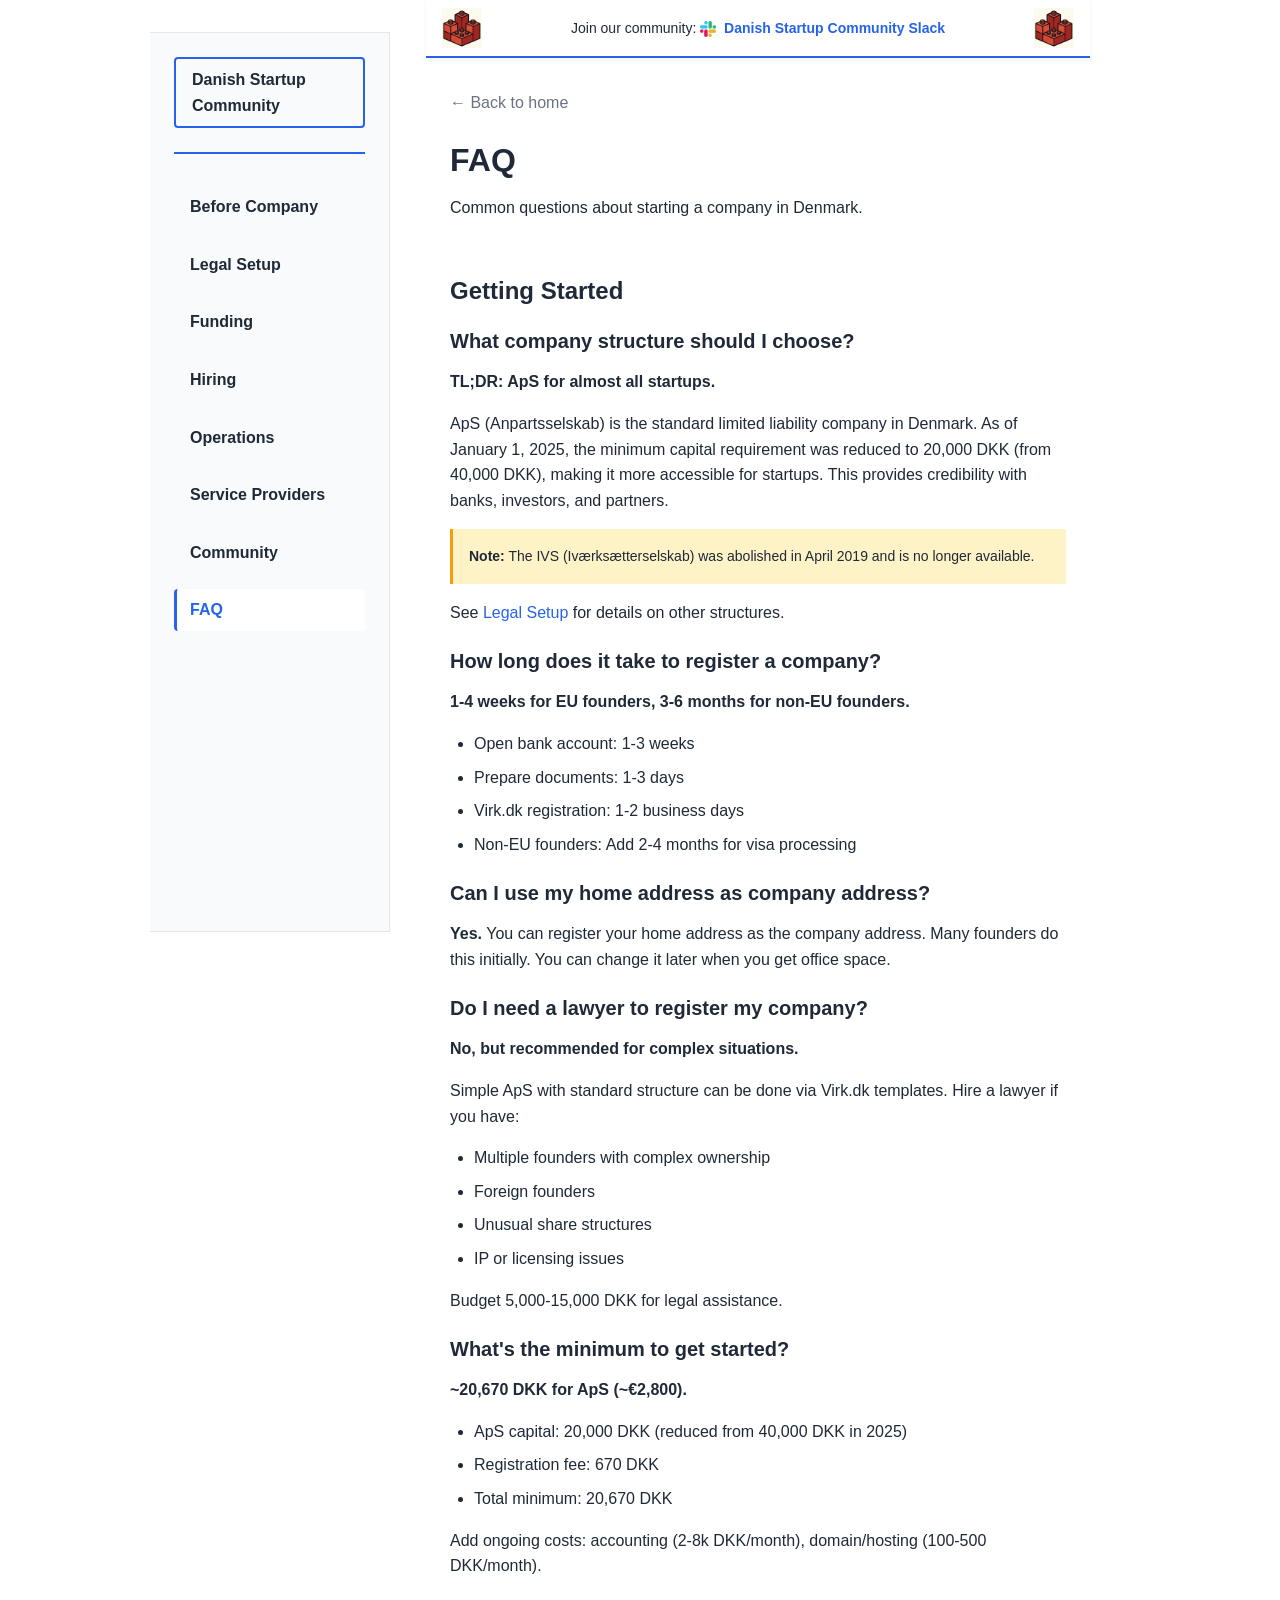
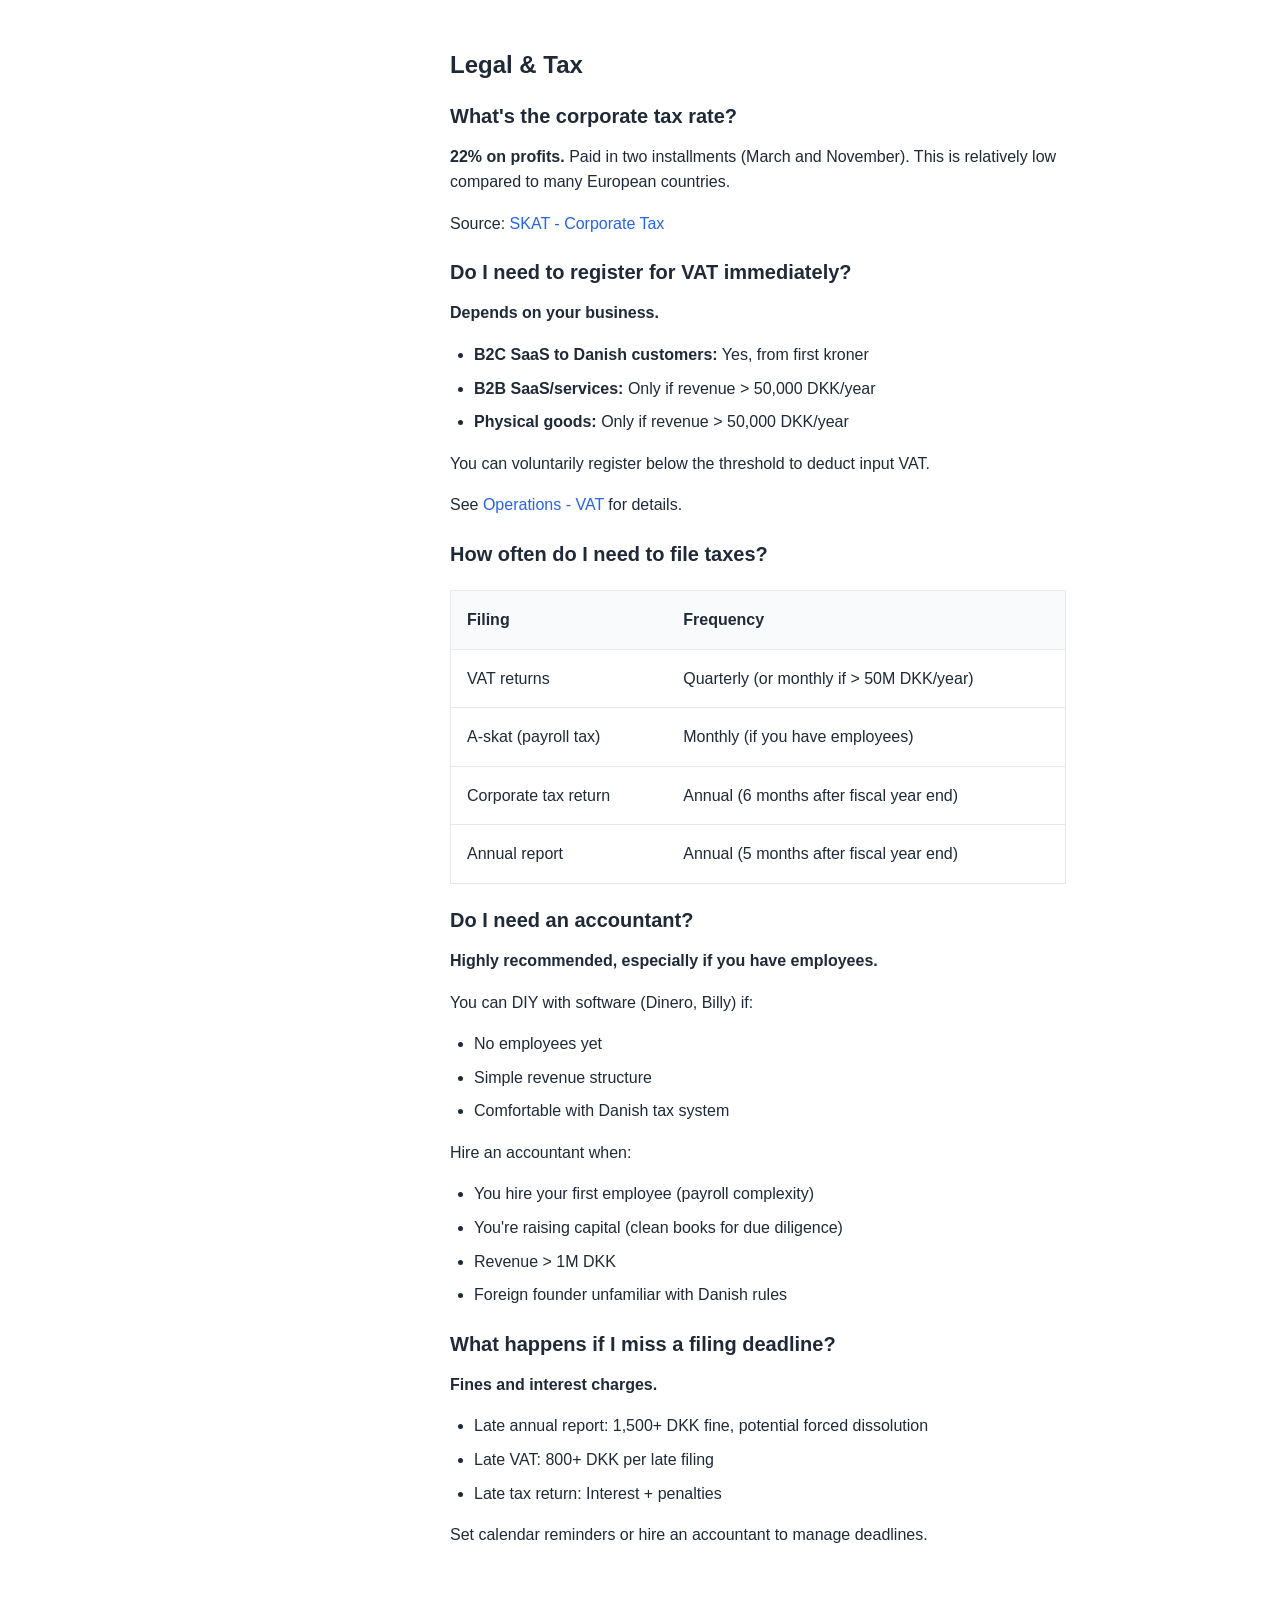
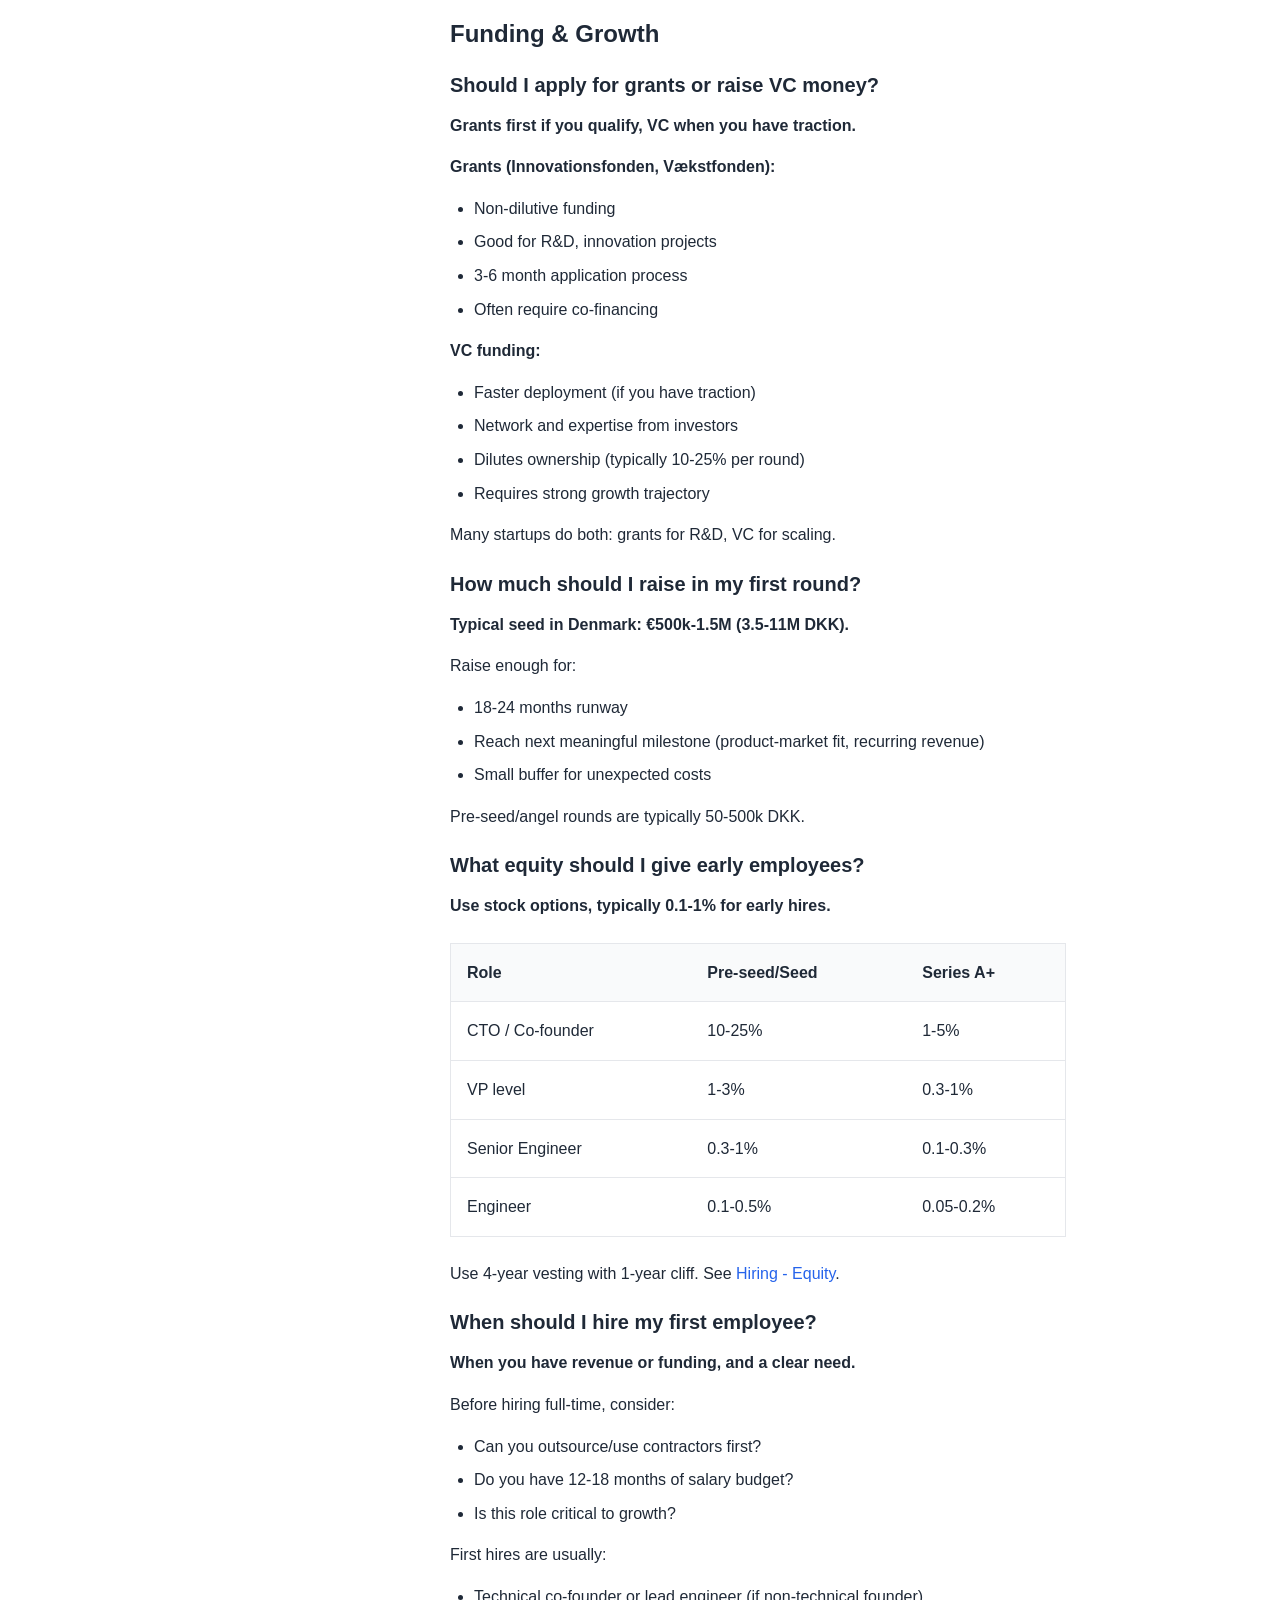
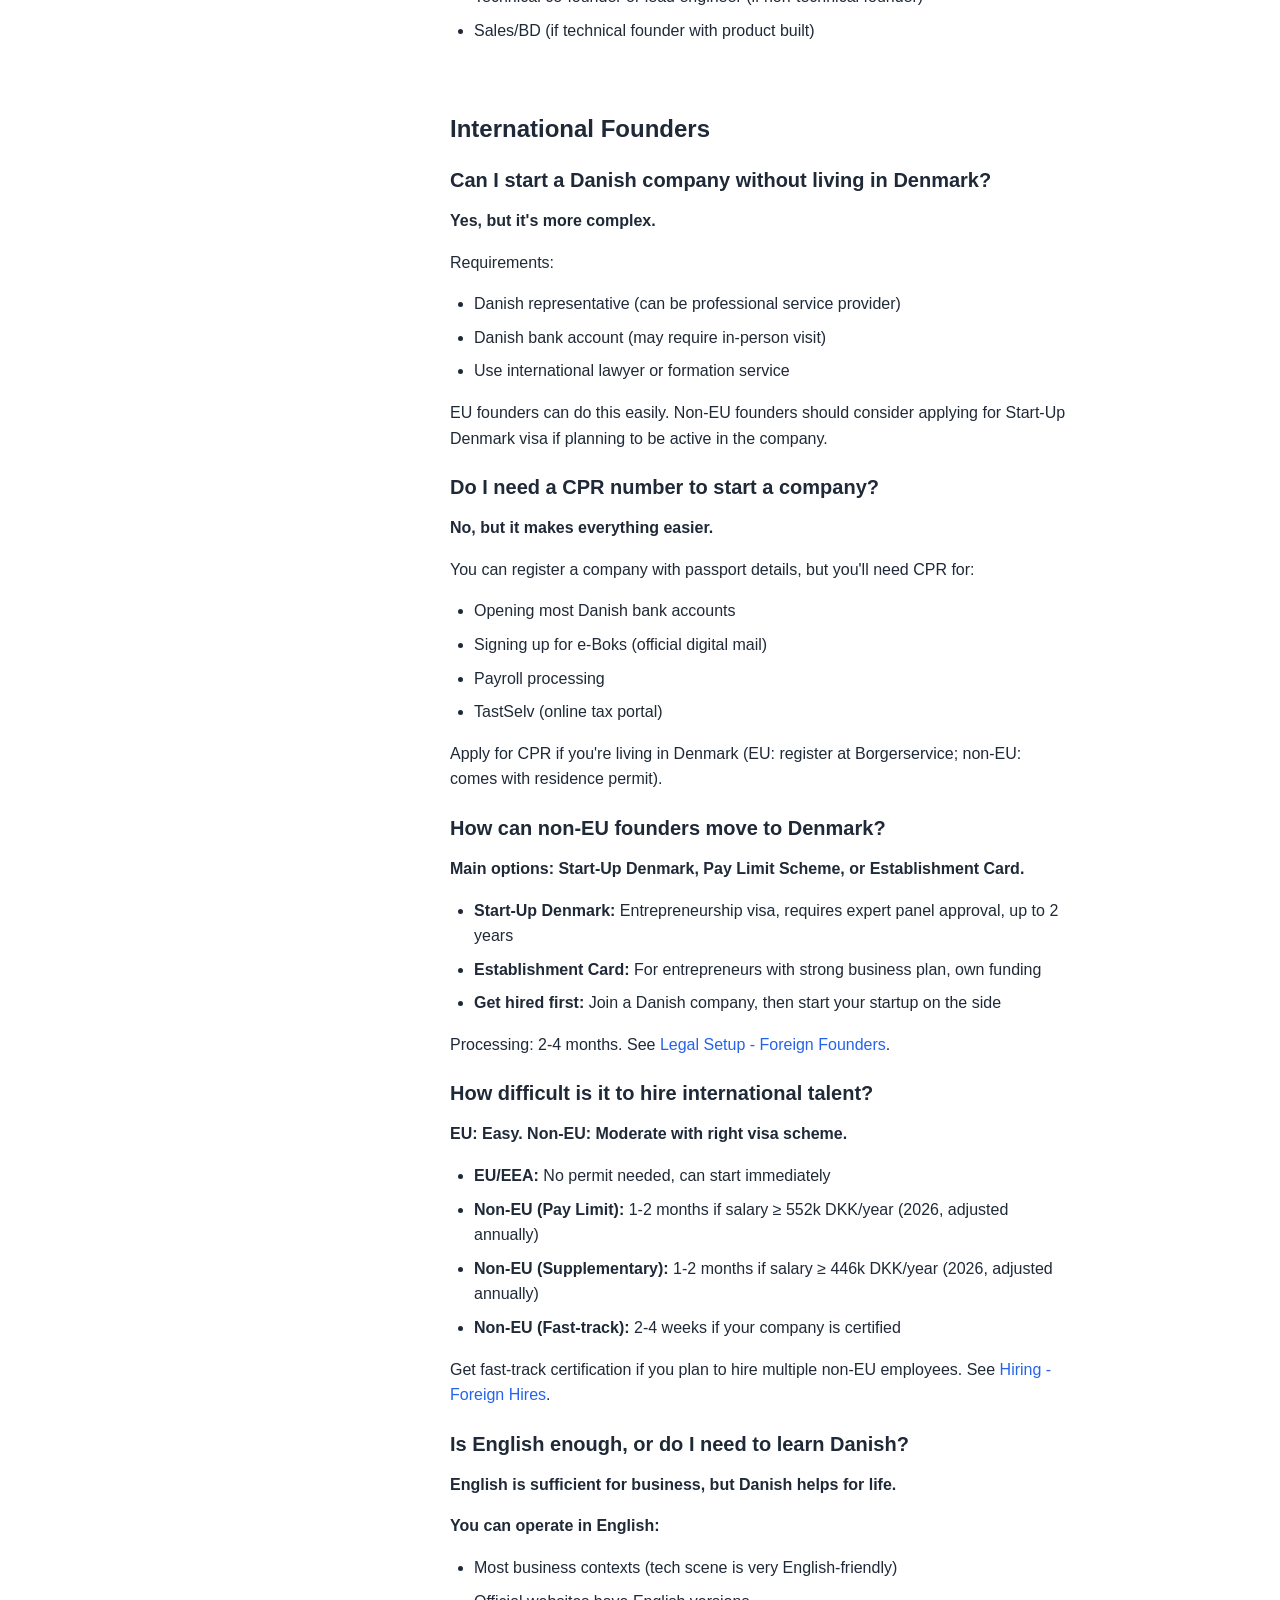
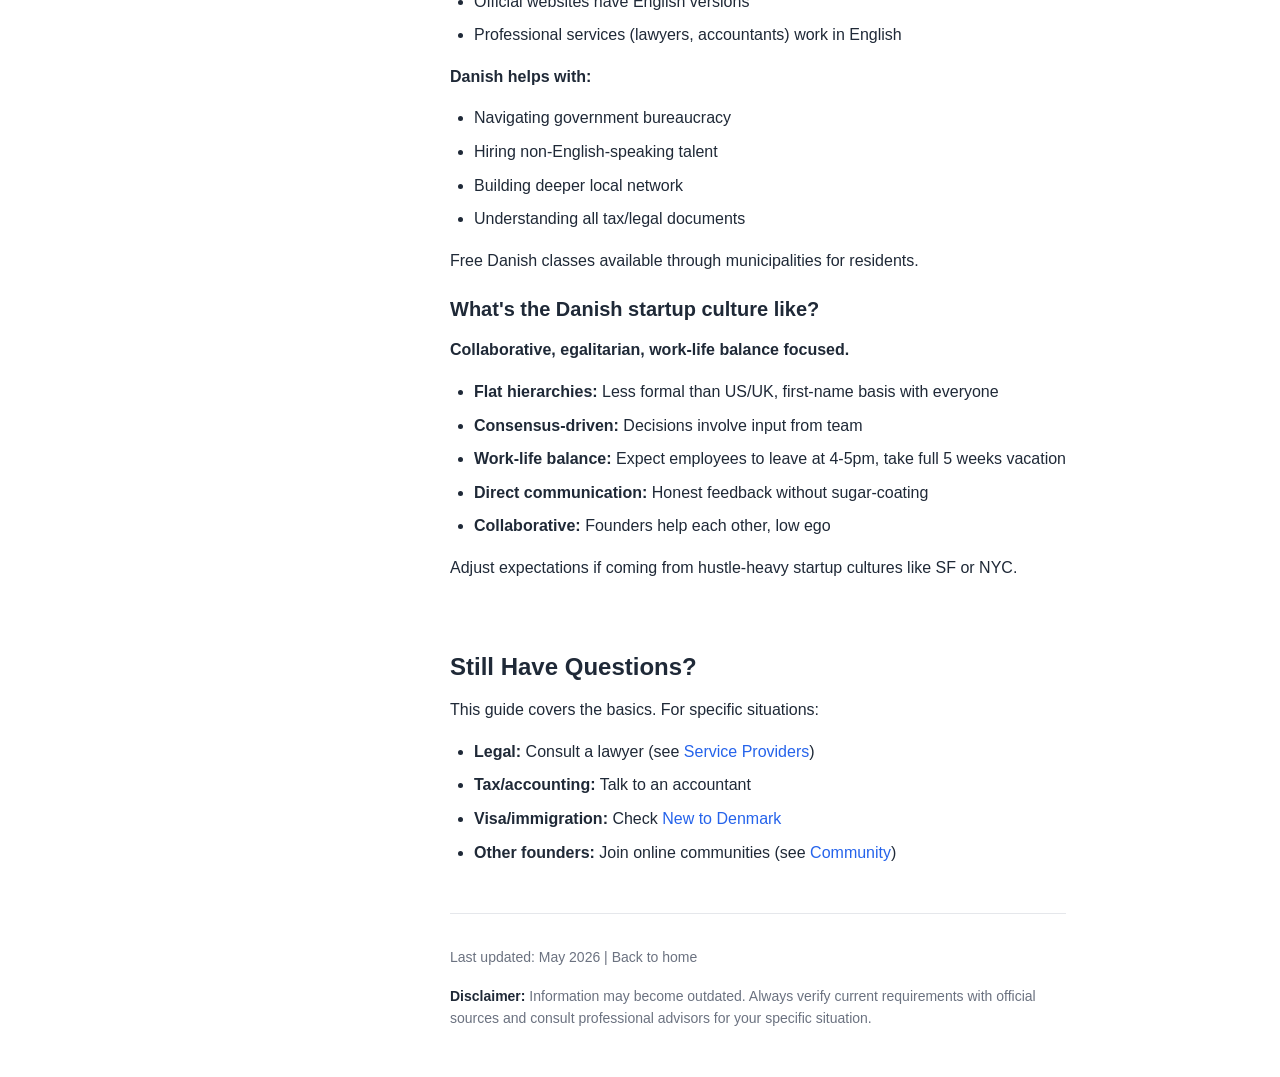
<file: faq.html>
<!DOCTYPE html>
<html lang="en">
<head>
  <meta charset="UTF-8">
  <meta name="viewport" content="width=device-width, initial-scale=1.0">
  <meta name="description" content="Frequently asked questions about starting a company in Denmark.">
  <title>FAQ - Danish Startup Community</title>
  <link rel="stylesheet" href="assets/css/style.css">
  <script src="assets/banner.js"></script>
  <script src="assets/navigation.js"></script>
</head>
<body>
  <a href="index.html" class="back-link">&larr; Back to home</a>

  <h1>FAQ</h1>
  <p>Common questions about starting a company in Denmark.</p>

  <nav class="internal-nav">
    <ul>
      <li><a href="#getting-started">Getting Started</a></li>
      <li><a href="#legal-tax">Legal & Tax</a></li>
      <li><a href="#funding-growth">Funding & Growth</a></li>
      <li><a href="#international">International Founders</a></li>
    </ul>
  </nav>

  <section id="getting-started">
    <h2>Getting Started</h2>

    <h3>What company structure should I choose?</h3>
    <p><strong>TL;DR: ApS for almost all startups.</strong></p>
    <p>ApS (Anpartsselskab) is the standard limited liability company in Denmark. As of January 1, 2025, the minimum capital requirement was reduced to 20,000 DKK (from 40,000 DKK), making it more accessible for startups. This provides credibility with banks, investors, and partners.</p>
    <p class="warning"><strong>Note:</strong> The IVS (Iværksætterselskab) was abolished in April 2019 and is no longer available.</p>
    <p>See <a href="legal-setup.html#company-types">Legal Setup</a> for details on other structures.</p>

    <h3>How long does it take to register a company?</h3>
    <p><strong>1-4 weeks for EU founders, 3-6 months for non-EU founders.</strong></p>
    <ul>
      <li>Open bank account: 1-3 weeks</li>
      <li>Prepare documents: 1-3 days</li>
      <li>Virk.dk registration: 1-2 business days</li>
      <li>Non-EU founders: Add 2-4 months for visa processing</li>
    </ul>

    <h3>Can I use my home address as company address?</h3>
    <p><strong>Yes.</strong> You can register your home address as the company address. Many founders do this initially. You can change it later when you get office space.</p>

    <h3>Do I need a lawyer to register my company?</h3>
    <p><strong>No, but recommended for complex situations.</strong></p>
    <p>Simple ApS with standard structure can be done via Virk.dk templates. Hire a lawyer if you have:</p>
    <ul>
      <li>Multiple founders with complex ownership</li>
      <li>Foreign founders</li>
      <li>Unusual share structures</li>
      <li>IP or licensing issues</li>
    </ul>
    <p>Budget 5,000-15,000 DKK for legal assistance.</p>

    <h3>What's the minimum to get started?</h3>
    <p><strong>~20,670 DKK for ApS (~€2,800).</strong></p>
    <ul>
      <li>ApS capital: 20,000 DKK (reduced from 40,000 DKK in 2025)</li>
      <li>Registration fee: 670 DKK</li>
      <li>Total minimum: 20,670 DKK</li>
    </ul>
    <p>Add ongoing costs: accounting (2-8k DKK/month), domain/hosting (100-500 DKK/month).</p>
  </section>

  <section id="legal-tax">
    <h2>Legal & Tax</h2>

    <h3>What's the corporate tax rate?</h3>
    <p><strong>22% on profits.</strong> Paid in two installments (March and November). This is relatively low compared to many European countries.</p>
    <p>Source: <a href="https://skat.dk/erhverv/selskabsskat" target="_blank">SKAT - Corporate Tax</a></p>

    <h3>Do I need to register for VAT immediately?</h3>
    <p><strong>Depends on your business.</strong></p>
    <ul>
      <li><strong>B2C SaaS to Danish customers:</strong> Yes, from first kroner</li>
      <li><strong>B2B SaaS/services:</strong> Only if revenue > 50,000 DKK/year</li>
      <li><strong>Physical goods:</strong> Only if revenue > 50,000 DKK/year</li>
    </ul>
    <p>You can voluntarily register below the threshold to deduct input VAT.</p>
    <p>See <a href="operations.html#vat">Operations - VAT</a> for details.</p>

    <h3>How often do I need to file taxes?</h3>
    <table>
      <thead>
        <tr>
          <th>Filing</th>
          <th>Frequency</th>
        </tr>
      </thead>
      <tbody>
        <tr>
          <td>VAT returns</td>
          <td>Quarterly (or monthly if > 50M DKK/year)</td>
        </tr>
        <tr>
          <td>A-skat (payroll tax)</td>
          <td>Monthly (if you have employees)</td>
        </tr>
        <tr>
          <td>Corporate tax return</td>
          <td>Annual (6 months after fiscal year end)</td>
        </tr>
        <tr>
          <td>Annual report</td>
          <td>Annual (5 months after fiscal year end)</td>
        </tr>
      </tbody>
    </table>

    <h3>Do I need an accountant?</h3>
    <p><strong>Highly recommended, especially if you have employees.</strong></p>
    <p>You can DIY with software (Dinero, Billy) if:</p>
    <ul>
      <li>No employees yet</li>
      <li>Simple revenue structure</li>
      <li>Comfortable with Danish tax system</li>
    </ul>
    <p>Hire an accountant when:</p>
    <ul>
      <li>You hire your first employee (payroll complexity)</li>
      <li>You're raising capital (clean books for due diligence)</li>
      <li>Revenue > 1M DKK</li>
      <li>Foreign founder unfamiliar with Danish rules</li>
    </ul>

    <h3>What happens if I miss a filing deadline?</h3>
    <p><strong>Fines and interest charges.</strong></p>
    <ul>
      <li>Late annual report: 1,500+ DKK fine, potential forced dissolution</li>
      <li>Late VAT: 800+ DKK per late filing</li>
      <li>Late tax return: Interest + penalties</li>
    </ul>
    <p>Set calendar reminders or hire an accountant to manage deadlines.</p>
  </section>

  <section id="funding-growth">
    <h2>Funding & Growth</h2>

    <h3>Should I apply for grants or raise VC money?</h3>
    <p><strong>Grants first if you qualify, VC when you have traction.</strong></p>
    <p><strong>Grants (Innovationsfonden, Vækstfonden):</strong></p>
    <ul>
      <li>Non-dilutive funding</li>
      <li>Good for R&D, innovation projects</li>
      <li>3-6 month application process</li>
      <li>Often require co-financing</li>
    </ul>
    <p><strong>VC funding:</strong></p>
    <ul>
      <li>Faster deployment (if you have traction)</li>
      <li>Network and expertise from investors</li>
      <li>Dilutes ownership (typically 10-25% per round)</li>
      <li>Requires strong growth trajectory</li>
    </ul>
    <p>Many startups do both: grants for R&D, VC for scaling.</p>

    <h3>How much should I raise in my first round?</h3>
    <p><strong>Typical seed in Denmark: €500k-1.5M (3.5-11M DKK).</strong></p>
    <p>Raise enough for:</p>
    <ul>
      <li>18-24 months runway</li>
      <li>Reach next meaningful milestone (product-market fit, recurring revenue)</li>
      <li>Small buffer for unexpected costs</li>
    </ul>
    <p>Pre-seed/angel rounds are typically 50-500k DKK.</p>

    <h3>What equity should I give early employees?</h3>
    <p><strong>Use stock options, typically 0.1-1% for early hires.</strong></p>
    <table>
      <thead>
        <tr>
          <th>Role</th>
          <th>Pre-seed/Seed</th>
          <th>Series A+</th>
        </tr>
      </thead>
      <tbody>
        <tr>
          <td>CTO / Co-founder</td>
          <td>10-25%</td>
          <td>1-5%</td>
        </tr>
        <tr>
          <td>VP level</td>
          <td>1-3%</td>
          <td>0.3-1%</td>
        </tr>
        <tr>
          <td>Senior Engineer</td>
          <td>0.3-1%</td>
          <td>0.1-0.3%</td>
        </tr>
        <tr>
          <td>Engineer</td>
          <td>0.1-0.5%</td>
          <td>0.05-0.2%</td>
        </tr>
      </tbody>
    </table>
    <p>Use 4-year vesting with 1-year cliff. See <a href="hiring.html#equity">Hiring - Equity</a>.</p>

    <h3>When should I hire my first employee?</h3>
    <p><strong>When you have revenue or funding, and a clear need.</strong></p>
    <p>Before hiring full-time, consider:</p>
    <ul>
      <li>Can you outsource/use contractors first?</li>
      <li>Do you have 12-18 months of salary budget?</li>
      <li>Is this role critical to growth?</li>
    </ul>
    <p>First hires are usually:</p>
    <ul>
      <li>Technical co-founder or lead engineer (if non-technical founder)</li>
      <li>Sales/BD (if technical founder with product built)</li>
    </ul>
  </section>

  <section id="international">
    <h2>International Founders</h2>

    <h3>Can I start a Danish company without living in Denmark?</h3>
    <p><strong>Yes, but it's more complex.</strong></p>
    <p>Requirements:</p>
    <ul>
      <li>Danish representative (can be professional service provider)</li>
      <li>Danish bank account (may require in-person visit)</li>
      <li>Use international lawyer or formation service</li>
    </ul>
    <p>EU founders can do this easily. Non-EU founders should consider applying for Start-Up Denmark visa if planning to be active in the company.</p>

    <h3>Do I need a CPR number to start a company?</h3>
    <p><strong>No, but it makes everything easier.</strong></p>
    <p>You can register a company with passport details, but you'll need CPR for:</p>
    <ul>
      <li>Opening most Danish bank accounts</li>
      <li>Signing up for e-Boks (official digital mail)</li>
      <li>Payroll processing</li>
      <li>TastSelv (online tax portal)</li>
    </ul>
    <p>Apply for CPR if you're living in Denmark (EU: register at Borgerservice; non-EU: comes with residence permit).</p>

    <h3>How can non-EU founders move to Denmark?</h3>
    <p><strong>Main options: Start-Up Denmark, Pay Limit Scheme, or Establishment Card.</strong></p>
    <ul>
      <li><strong>Start-Up Denmark:</strong> Entrepreneurship visa, requires expert panel approval, up to 2 years</li>
      <li><strong>Establishment Card:</strong> For entrepreneurs with strong business plan, own funding</li>
      <li><strong>Get hired first:</strong> Join a Danish company, then start your startup on the side</li>
    </ul>
    <p>Processing: 2-4 months. See <a href="legal-setup.html#foreign-founders">Legal Setup - Foreign Founders</a>.</p>

    <h3>How difficult is it to hire international talent?</h3>
    <p><strong>EU: Easy. Non-EU: Moderate with right visa scheme.</strong></p>
    <ul>
      <li><strong>EU/EEA:</strong> No permit needed, can start immediately</li>
      <li><strong>Non-EU (Pay Limit):</strong> 1-2 months if salary ≥ 552k DKK/year (2026, adjusted annually)</li>
      <li><strong>Non-EU (Supplementary):</strong> 1-2 months if salary ≥ 446k DKK/year (2026, adjusted annually)</li>
      <li><strong>Non-EU (Fast-track):</strong> 2-4 weeks if your company is certified</li>
    </ul>
    <p>Get fast-track certification if you plan to hire multiple non-EU employees. See <a href="hiring.html#foreign-hires">Hiring - Foreign Hires</a>.</p>

    <h3>Is English enough, or do I need to learn Danish?</h3>
    <p><strong>English is sufficient for business, but Danish helps for life.</strong></p>
    <p><strong>You can operate in English:</strong></p>
    <ul>
      <li>Most business contexts (tech scene is very English-friendly)</li>
      <li>Official websites have English versions</li>
      <li>Professional services (lawyers, accountants) work in English</li>
    </ul>
    <p><strong>Danish helps with:</strong></p>
    <ul>
      <li>Navigating government bureaucracy</li>
      <li>Hiring non-English-speaking talent</li>
      <li>Building deeper local network</li>
      <li>Understanding all tax/legal documents</li>
    </ul>
    <p>Free Danish classes available through municipalities for residents.</p>

    <h3>What's the Danish startup culture like?</h3>
    <p><strong>Collaborative, egalitarian, work-life balance focused.</strong></p>
    <ul>
      <li><strong>Flat hierarchies:</strong> Less formal than US/UK, first-name basis with everyone</li>
      <li><strong>Consensus-driven:</strong> Decisions involve input from team</li>
      <li><strong>Work-life balance:</strong> Expect employees to leave at 4-5pm, take full 5 weeks vacation</li>
      <li><strong>Direct communication:</strong> Honest feedback without sugar-coating</li>
      <li><strong>Collaborative:</strong> Founders help each other, low ego</li>
    </ul>
    <p>Adjust expectations if coming from hustle-heavy startup cultures like SF or NYC.</p>
  </section>

  <section>
    <h2>Still Have Questions?</h2>
    <p>This guide covers the basics. For specific situations:</p>
    <ul>
      <li><strong>Legal:</strong> Consult a lawyer (see <a href="providers.html#lawyers">Service Providers</a>)</li>
      <li><strong>Tax/accounting:</strong> Talk to an accountant</li>
      <li><strong>Visa/immigration:</strong> Check <a href="https://nyidanmark.dk" target="_blank">New to Denmark</a></li>
      <li><strong>Other founders:</strong> Join online communities (see <a href="community.html#online">Community</a>)</li>
    </ul>
  </section>

  <footer>
    <p>Last updated: May 2026 | <a href="index.html">Back to home</a></p>
    <p><strong>Disclaimer:</strong> Information may become outdated. Always verify current requirements with official sources and consult professional advisors for your specific situation.</p>
  </footer>
</body>
</html>
</file>
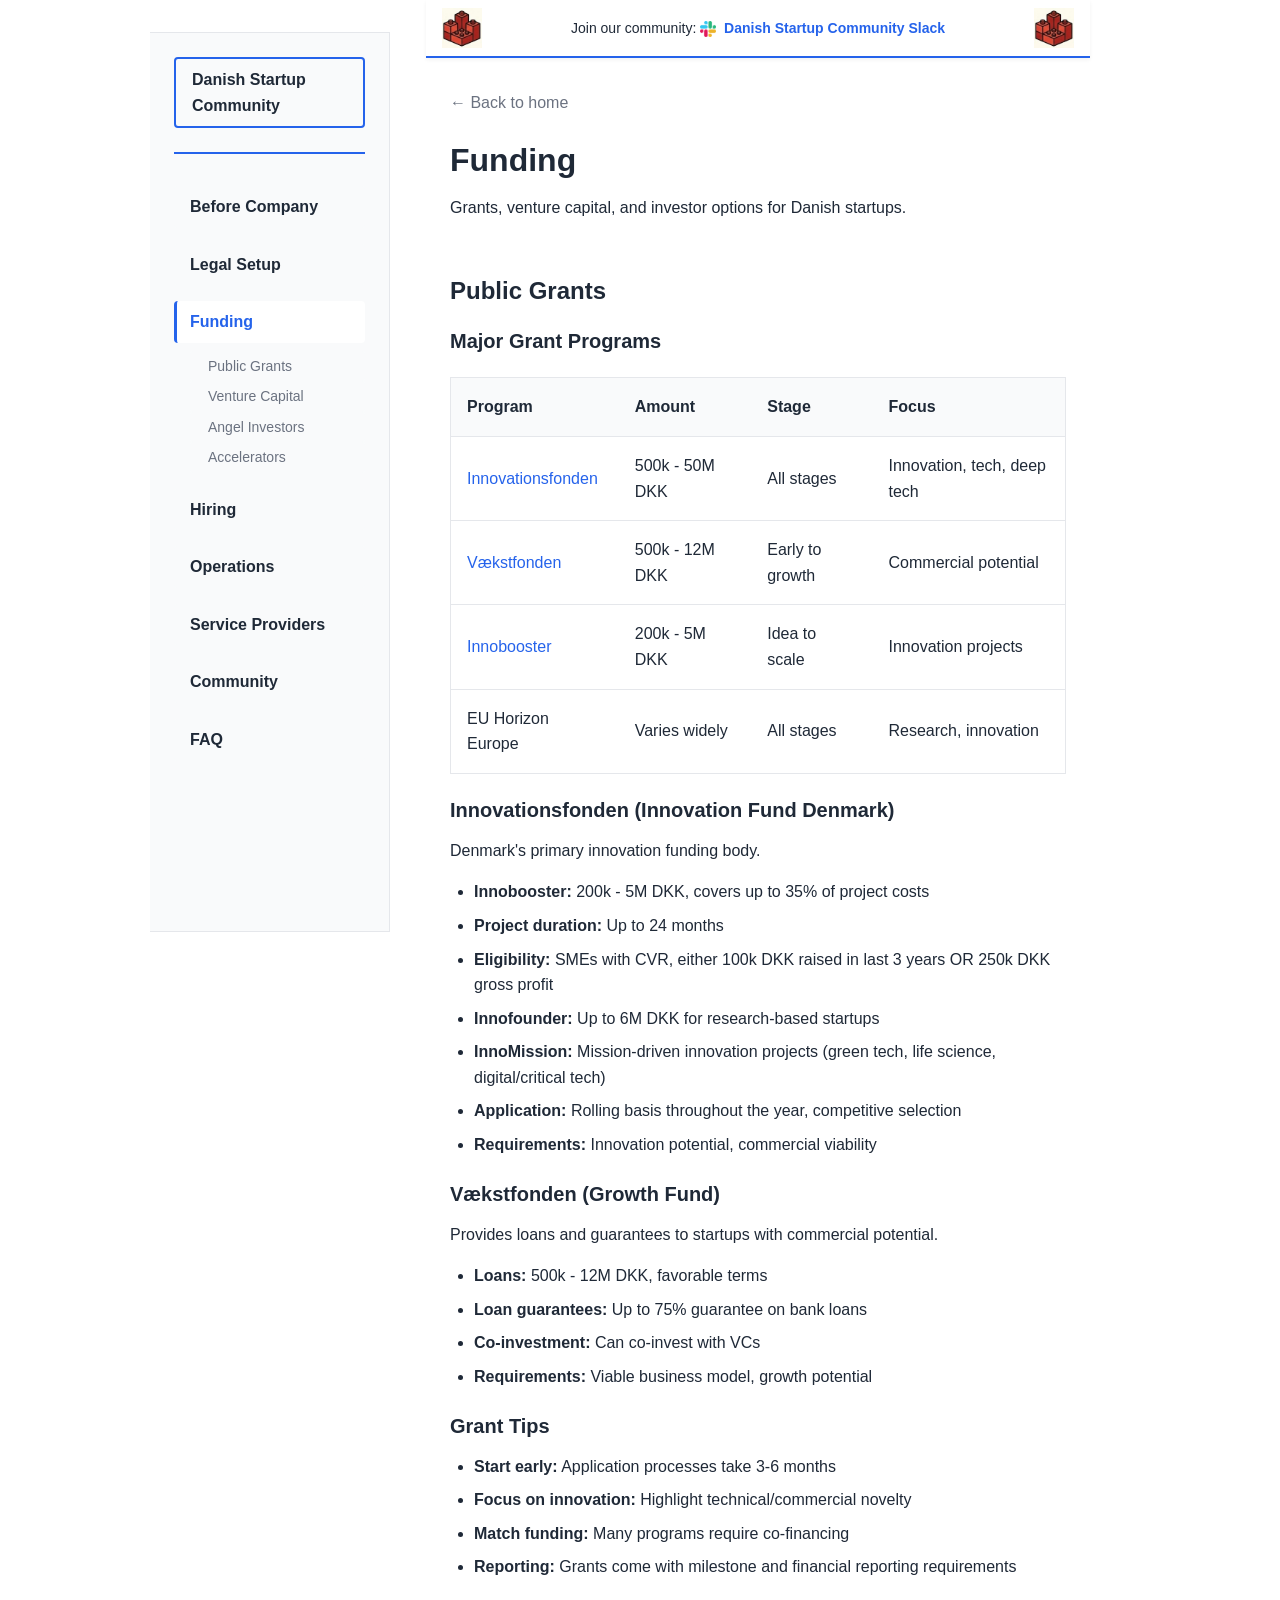
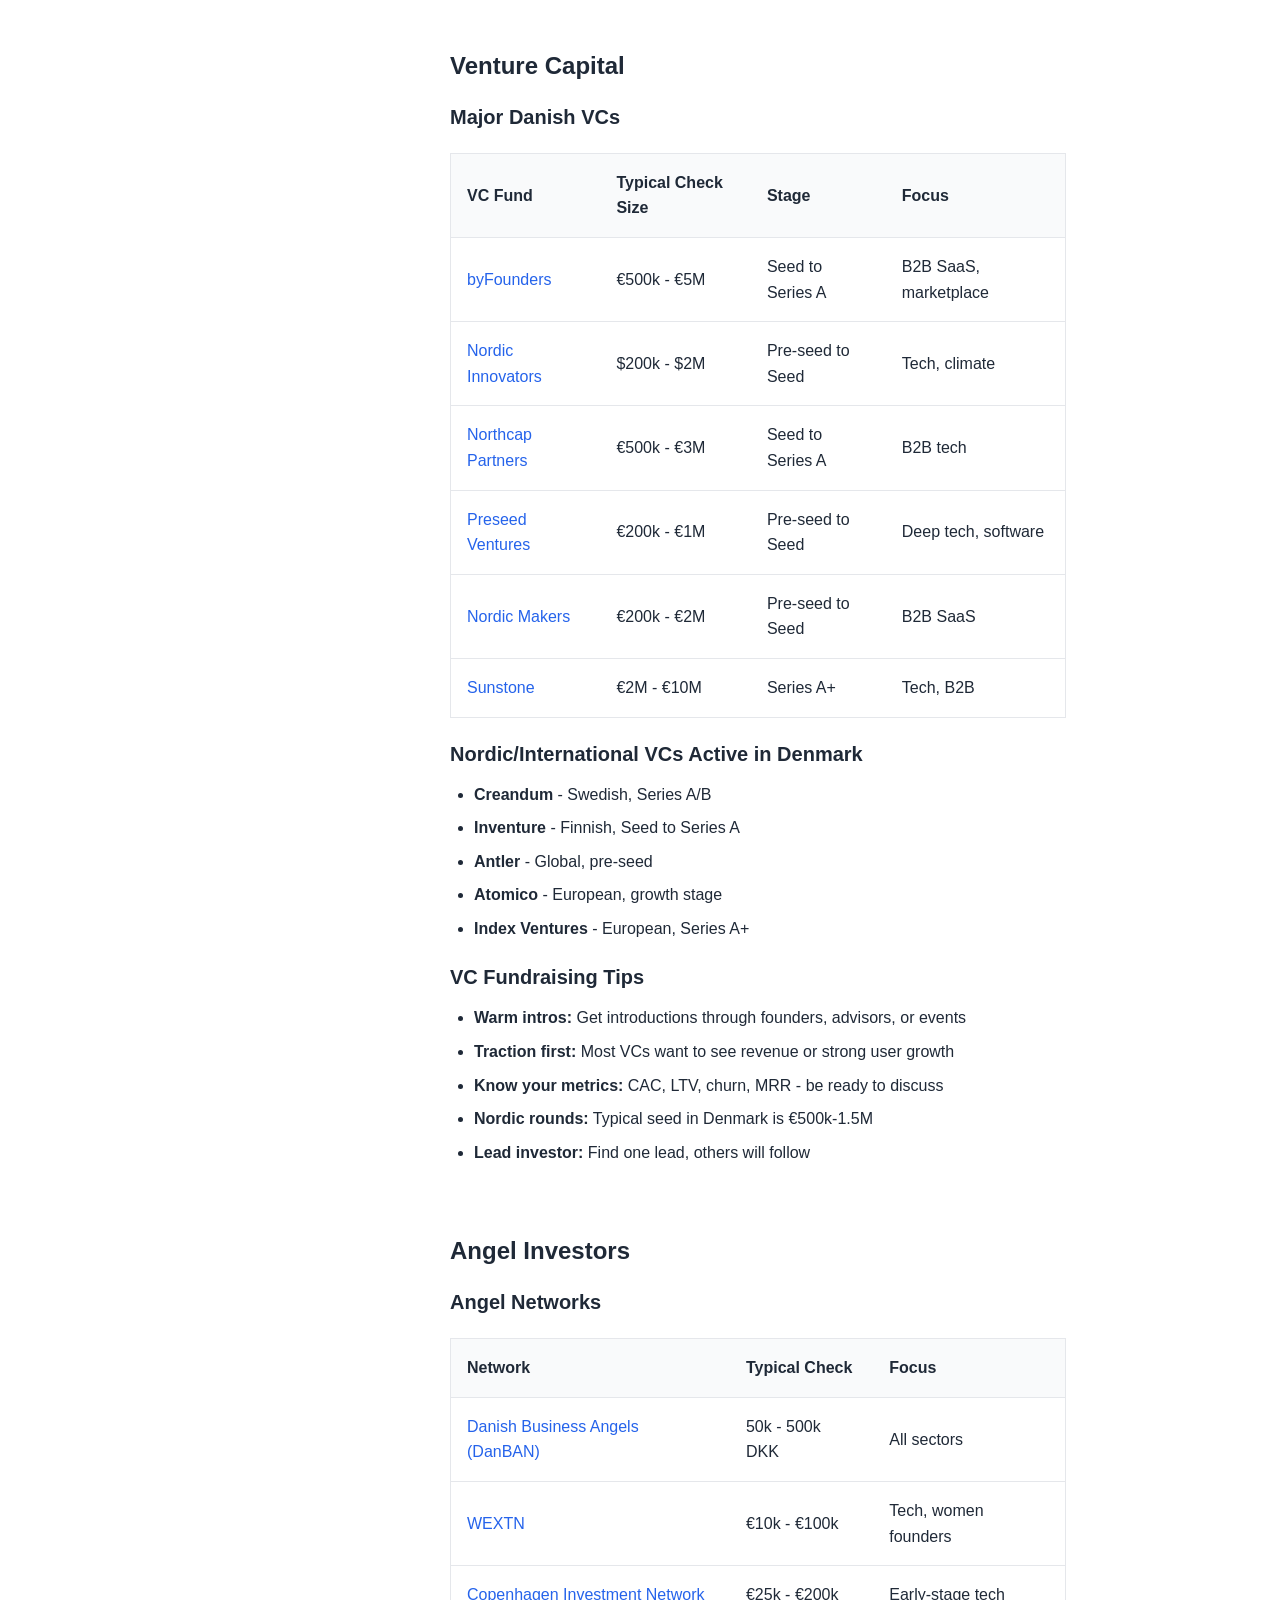
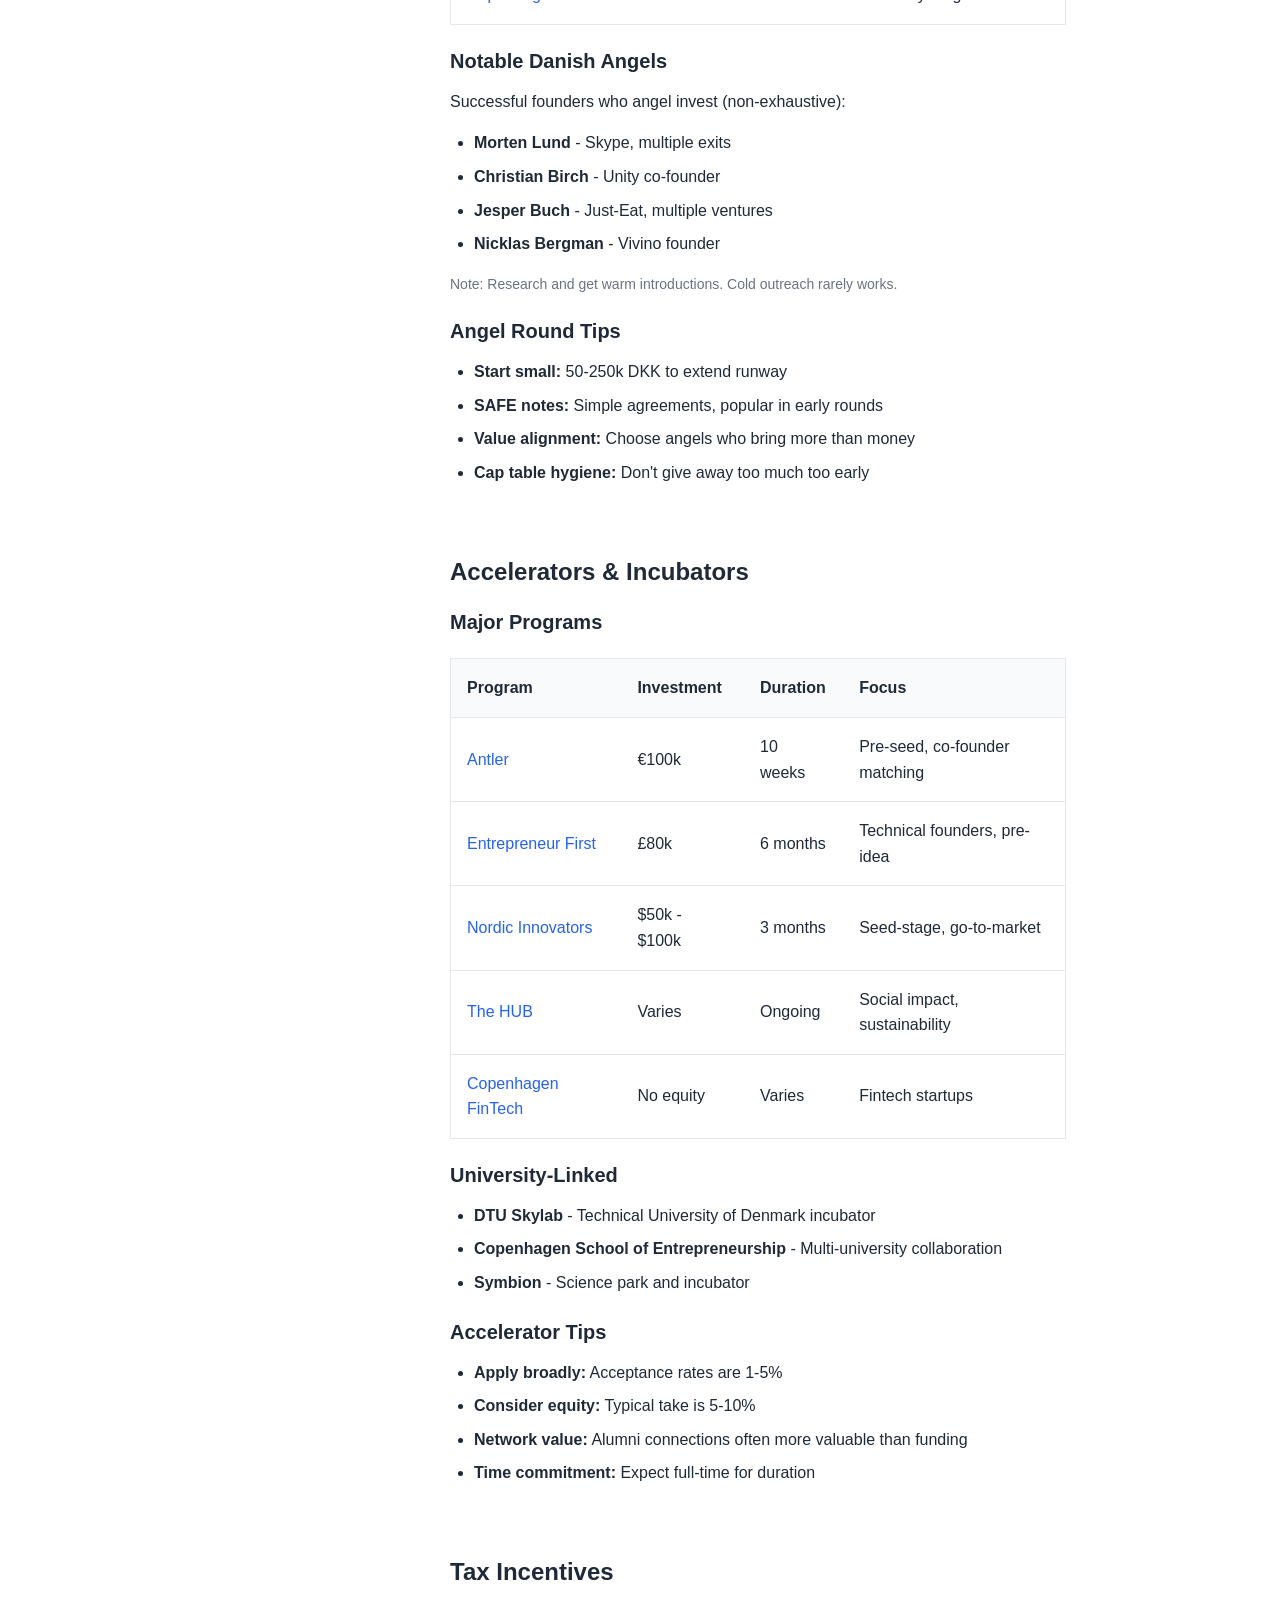
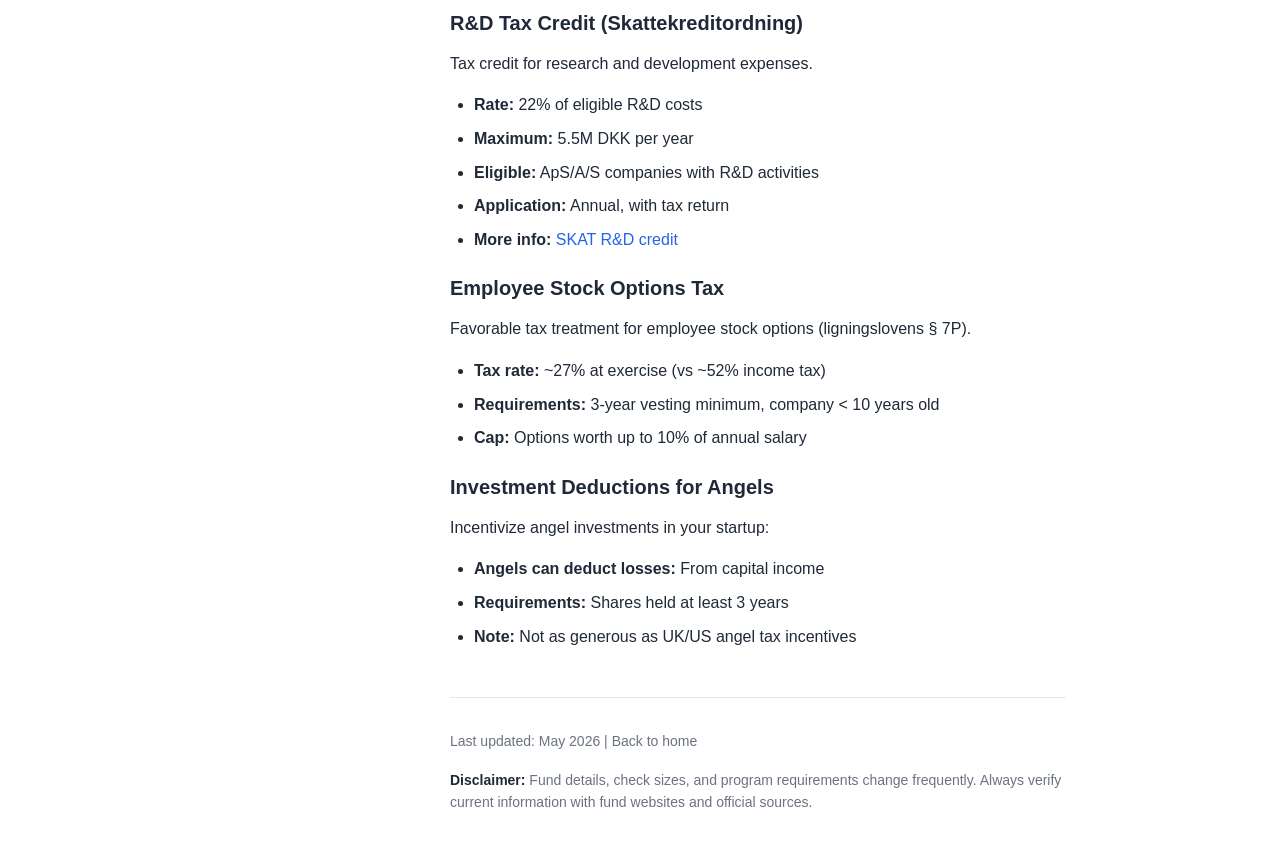
<file: funding.html>
<!DOCTYPE html>
<html lang="en">
<head>
  <meta charset="UTF-8">
  <meta name="viewport" content="width=device-width, initial-scale=1.0">
  <meta name="description" content="Funding options for Danish startups: grants, VCs, angels, and investors.">
  <title>Funding - Danish Startup Community</title>
  <link rel="stylesheet" href="assets/css/style.css">
  <script src="assets/banner.js"></script>
  <script src="assets/navigation.js"></script>
</head>
<body>
  <a href="index.html" class="back-link">&larr; Back to home</a>

  <h1>Funding</h1>
  <p>Grants, venture capital, and investor options for Danish startups.</p>

  <nav class="internal-nav">
    <ul>
      <li><a href="#public-grants">Public Grants</a></li>
      <li><a href="#vcs">Venture Capital</a></li>
      <li><a href="#angels">Angel Investors</a></li>
      <li><a href="#accelerators">Accelerators</a></li>
      <li><a href="#tax-incentives">Tax Incentives</a></li>
    </ul>
  </nav>

  <section id="public-grants">
    <h2>Public Grants</h2>

    <h3>Major Grant Programs</h3>
    <table>
      <thead>
        <tr>
          <th>Program</th>
          <th>Amount</th>
          <th>Stage</th>
          <th>Focus</th>
        </tr>
      </thead>
      <tbody>
        <tr>
          <td><a href="https://innovationsfonden.dk" target="_blank">Innovationsfonden</a></td>
          <td>500k - 50M DKK</td>
          <td>All stages</td>
          <td>Innovation, tech, deep tech</td>
        </tr>
        <tr>
          <td><a href="https://vf.dk" target="_blank">Vækstfonden</a></td>
          <td>500k - 12M DKK</td>
          <td>Early to growth</td>
          <td>Commercial potential</td>
        </tr>
        <tr>
          <td><a href="https://innovationsfonden.dk/en/p/innobooster" target="_blank">Innobooster</a></td>
          <td>200k - 5M DKK</td>
          <td>Idea to scale</td>
          <td>Innovation projects</td>
        </tr>
        <tr>
          <td>EU Horizon Europe</td>
          <td>Varies widely</td>
          <td>All stages</td>
          <td>Research, innovation</td>
        </tr>
      </tbody>
    </table>

    <h3>Innovationsfonden (Innovation Fund Denmark)</h3>
    <p>Denmark's primary innovation funding body.</p>
    <ul>
      <li><strong>Innobooster:</strong> 200k - 5M DKK, covers up to 35% of project costs</li>
      <li><strong>Project duration:</strong> Up to 24 months</li>
      <li><strong>Eligibility:</strong> SMEs with CVR, either 100k DKK raised in last 3 years OR 250k DKK gross profit</li>
      <li><strong>Innofounder:</strong> Up to 6M DKK for research-based startups</li>
      <li><strong>InnoMission:</strong> Mission-driven innovation projects (green tech, life science, digital/critical tech)</li>
      <li><strong>Application:</strong> Rolling basis throughout the year, competitive selection</li>
      <li><strong>Requirements:</strong> Innovation potential, commercial viability</li>
    </ul>

    <h3>Vækstfonden (Growth Fund)</h3>
    <p>Provides loans and guarantees to startups with commercial potential.</p>
    <ul>
      <li><strong>Loans:</strong> 500k - 12M DKK, favorable terms</li>
      <li><strong>Loan guarantees:</strong> Up to 75% guarantee on bank loans</li>
      <li><strong>Co-investment:</strong> Can co-invest with VCs</li>
      <li><strong>Requirements:</strong> Viable business model, growth potential</li>
    </ul>

    <h3>Grant Tips</h3>
    <ul>
      <li><strong>Start early:</strong> Application processes take 3-6 months</li>
      <li><strong>Focus on innovation:</strong> Highlight technical/commercial novelty</li>
      <li><strong>Match funding:</strong> Many programs require co-financing</li>
      <li><strong>Reporting:</strong> Grants come with milestone and financial reporting requirements</li>
    </ul>
  </section>

  <section id="vcs">
    <h2>Venture Capital</h2>

    <h3>Major Danish VCs</h3>
    <table>
      <thead>
        <tr>
          <th>VC Fund</th>
          <th>Typical Check Size</th>
          <th>Stage</th>
          <th>Focus</th>
        </tr>
      </thead>
      <tbody>
        <tr>
          <td><a href="https://byfoundersforfounders.com" target="_blank">byFounders</a></td>
          <td>€500k - €5M</td>
          <td>Seed to Series A</td>
          <td>B2B SaaS, marketplace</td>
        </tr>
        <tr>
          <td><a href="https://nordicinnovationhouse.com" target="_blank">Nordic Innovators</a></td>
          <td>$200k - $2M</td>
          <td>Pre-seed to Seed</td>
          <td>Tech, climate</td>
        </tr>
        <tr>
          <td><a href="https://northcap.com" target="_blank">Northcap Partners</a></td>
          <td>€500k - €3M</td>
          <td>Seed to Series A</td>
          <td>B2B tech</td>
        </tr>
        <tr>
          <td><a href="https://preseedventures.com" target="_blank">Preseed Ventures</a></td>
          <td>€200k - €1M</td>
          <td>Pre-seed to Seed</td>
          <td>Deep tech, software</td>
        </tr>
        <tr>
          <td><a href="https://Nordic.vc" target="_blank">Nordic Makers</a></td>
          <td>€200k - €2M</td>
          <td>Pre-seed to Seed</td>
          <td>B2B SaaS</td>
        </tr>
        <tr>
          <td><a href="https://sunstone.eu" target="_blank">Sunstone</a></td>
          <td>€2M - €10M</td>
          <td>Series A+</td>
          <td>Tech, B2B</td>
        </tr>
      </tbody>
    </table>

    <h3>Nordic/International VCs Active in Denmark</h3>
    <ul>
      <li><strong>Creandum</strong> - Swedish, Series A/B</li>
      <li><strong>Inventure</strong> - Finnish, Seed to Series A</li>
      <li><strong>Antler</strong> - Global, pre-seed</li>
      <li><strong>Atomico</strong> - European, growth stage</li>
      <li><strong>Index Ventures</strong> - European, Series A+</li>
    </ul>

    <h3>VC Fundraising Tips</h3>
    <ul>
      <li><strong>Warm intros:</strong> Get introductions through founders, advisors, or events</li>
      <li><strong>Traction first:</strong> Most VCs want to see revenue or strong user growth</li>
      <li><strong>Know your metrics:</strong> CAC, LTV, churn, MRR - be ready to discuss</li>
      <li><strong>Nordic rounds:</strong> Typical seed in Denmark is €500k-1.5M</li>
      <li><strong>Lead investor:</strong> Find one lead, others will follow</li>
    </ul>
  </section>

  <section id="angels">
    <h2>Angel Investors</h2>

    <h3>Angel Networks</h3>
    <table>
      <thead>
        <tr>
          <th>Network</th>
          <th>Typical Check</th>
          <th>Focus</th>
        </tr>
      </thead>
      <tbody>
        <tr>
          <td><a href="https://danban.com" target="_blank">Danish Business Angels (DanBAN)</a></td>
          <td>50k - 500k DKK</td>
          <td>All sectors</td>
        </tr>
        <tr>
          <td><a href="https://wextnordic.com" target="_blank">WEXTN</a></td>
          <td>€10k - €100k</td>
          <td>Tech, women founders</td>
        </tr>
        <tr>
          <td><a href="https://copenhageninvestmentnetwork.com" target="_blank">Copenhagen Investment Network</a></td>
          <td>€25k - €200k</td>
          <td>Early-stage tech</td>
        </tr>
      </tbody>
    </table>

    <h3>Notable Danish Angels</h3>
    <p>Successful founders who angel invest (non-exhaustive):</p>
    <ul>
      <li><strong>Morten Lund</strong> - Skype, multiple exits</li>
      <li><strong>Christian Birch</strong> - Unity co-founder</li>
      <li><strong>Jesper Buch</strong> - Just-Eat, multiple ventures</li>
      <li><strong>Nicklas Bergman</strong> - Vivino founder</li>
    </ul>
    <p class="text-small">Note: Research and get warm introductions. Cold outreach rarely works.</p>

    <h3>Angel Round Tips</h3>
    <ul>
      <li><strong>Start small:</strong> 50-250k DKK to extend runway</li>
      <li><strong>SAFE notes:</strong> Simple agreements, popular in early rounds</li>
      <li><strong>Value alignment:</strong> Choose angels who bring more than money</li>
      <li><strong>Cap table hygiene:</strong> Don't give away too much too early</li>
    </ul>
  </section>

  <section id="accelerators">
    <h2>Accelerators & Incubators</h2>

    <h3>Major Programs</h3>
    <table>
      <thead>
        <tr>
          <th>Program</th>
          <th>Investment</th>
          <th>Duration</th>
          <th>Focus</th>
        </tr>
      </thead>
      <tbody>
        <tr>
          <td><a href="https://antler.co/location/copenhagen" target="_blank">Antler</a></td>
          <td>€100k</td>
          <td>10 weeks</td>
          <td>Pre-seed, co-founder matching</td>
        </tr>
        <tr>
          <td><a href="https://www.entrepreneurfirst.com" target="_blank">Entrepreneur First</a></td>
          <td>£80k</td>
          <td>6 months</td>
          <td>Technical founders, pre-idea</td>
        </tr>
        <tr>
          <td><a href="https://nordicinnovators.com" target="_blank">Nordic Innovators</a></td>
          <td>$50k - $100k</td>
          <td>3 months</td>
          <td>Seed-stage, go-to-market</td>
        </tr>
        <tr>
          <td><a href="https://thehub.io" target="_blank">The HUB</a></td>
          <td>Varies</td>
          <td>Ongoing</td>
          <td>Social impact, sustainability</td>
        </tr>
        <tr>
          <td><a href="https://cphfintech.com" target="_blank">Copenhagen FinTech</a></td>
          <td>No equity</td>
          <td>Varies</td>
          <td>Fintech startups</td>
        </tr>
      </tbody>
    </table>

    <h3>University-Linked</h3>
    <ul>
      <li><strong>DTU Skylab</strong> - Technical University of Denmark incubator</li>
      <li><strong>Copenhagen School of Entrepreneurship</strong> - Multi-university collaboration</li>
      <li><strong>Symbion</strong> - Science park and incubator</li>
    </ul>

    <h3>Accelerator Tips</h3>
    <ul>
      <li><strong>Apply broadly:</strong> Acceptance rates are 1-5%</li>
      <li><strong>Consider equity:</strong> Typical take is 5-10%</li>
      <li><strong>Network value:</strong> Alumni connections often more valuable than funding</li>
      <li><strong>Time commitment:</strong> Expect full-time for duration</li>
    </ul>
  </section>

  <section id="tax-incentives">
    <h2>Tax Incentives</h2>

    <h3>R&D Tax Credit (Skattekreditordning)</h3>
    <p>Tax credit for research and development expenses.</p>
    <ul>
      <li><strong>Rate:</strong> 22% of eligible R&D costs</li>
      <li><strong>Maximum:</strong> 5.5M DKK per year</li>
      <li><strong>Eligible:</strong> ApS/A/S companies with R&D activities</li>
      <li><strong>Application:</strong> Annual, with tax return</li>
      <li><strong>More info:</strong> <a href="https://skat.dk/erhverv/forskning-og-udvikling/skattekreditordning" target="_blank">SKAT R&D credit</a></li>
    </ul>

    <h3>Employee Stock Options Tax</h3>
    <p>Favorable tax treatment for employee stock options (ligningslovens § 7P).</p>
    <ul>
      <li><strong>Tax rate:</strong> ~27% at exercise (vs ~52% income tax)</li>
      <li><strong>Requirements:</strong> 3-year vesting minimum, company < 10 years old</li>
      <li><strong>Cap:</strong> Options worth up to 10% of annual salary</li>
    </ul>

    <h3>Investment Deductions for Angels</h3>
    <p>Incentivize angel investments in your startup:</p>
    <ul>
      <li><strong>Angels can deduct losses:</strong> From capital income</li>
      <li><strong>Requirements:</strong> Shares held at least 3 years</li>
      <li><strong>Note:</strong> Not as generous as UK/US angel tax incentives</li>
    </ul>
  </section>

  <footer>
    <p>Last updated: May 2026 | <a href="index.html">Back to home</a></p>
    <p><strong>Disclaimer:</strong> Fund details, check sizes, and program requirements change frequently. Always verify current information with fund websites and official sources.</p>
  </footer>
</body>
</html>
</file>
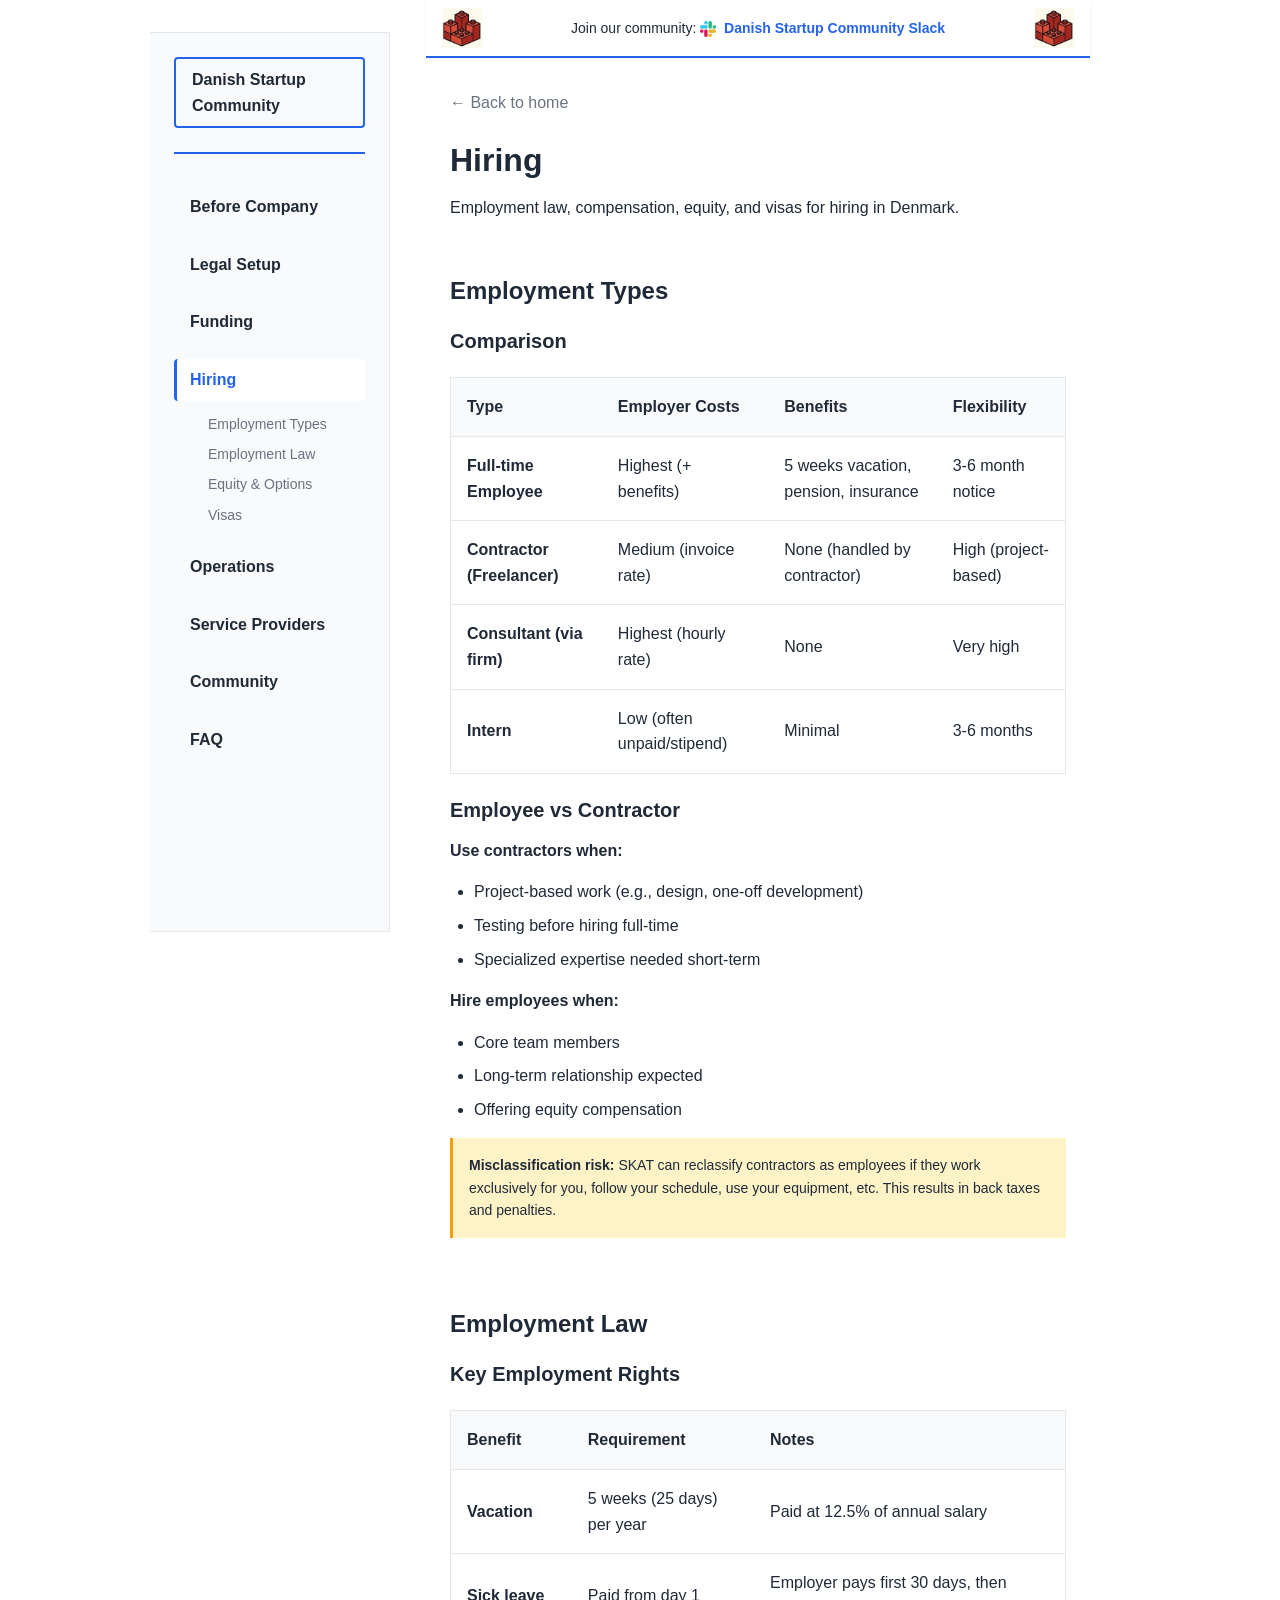
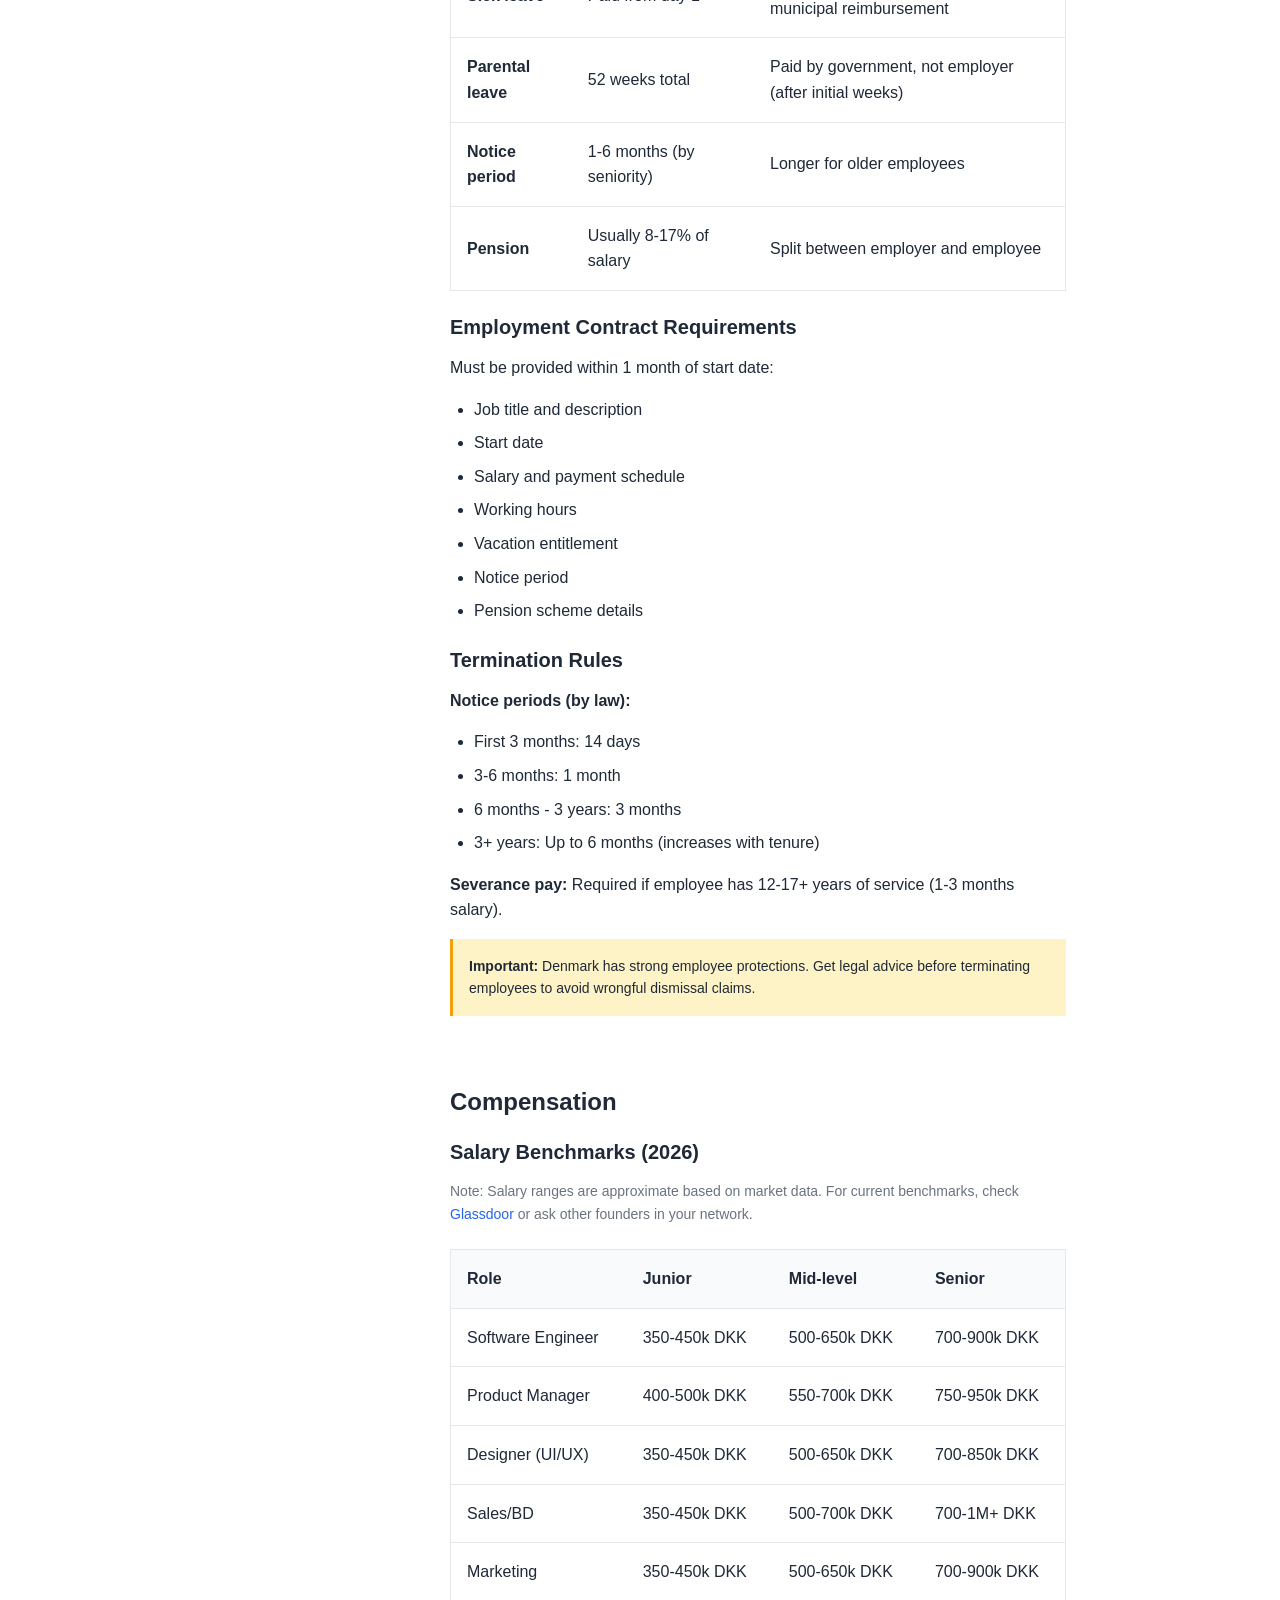
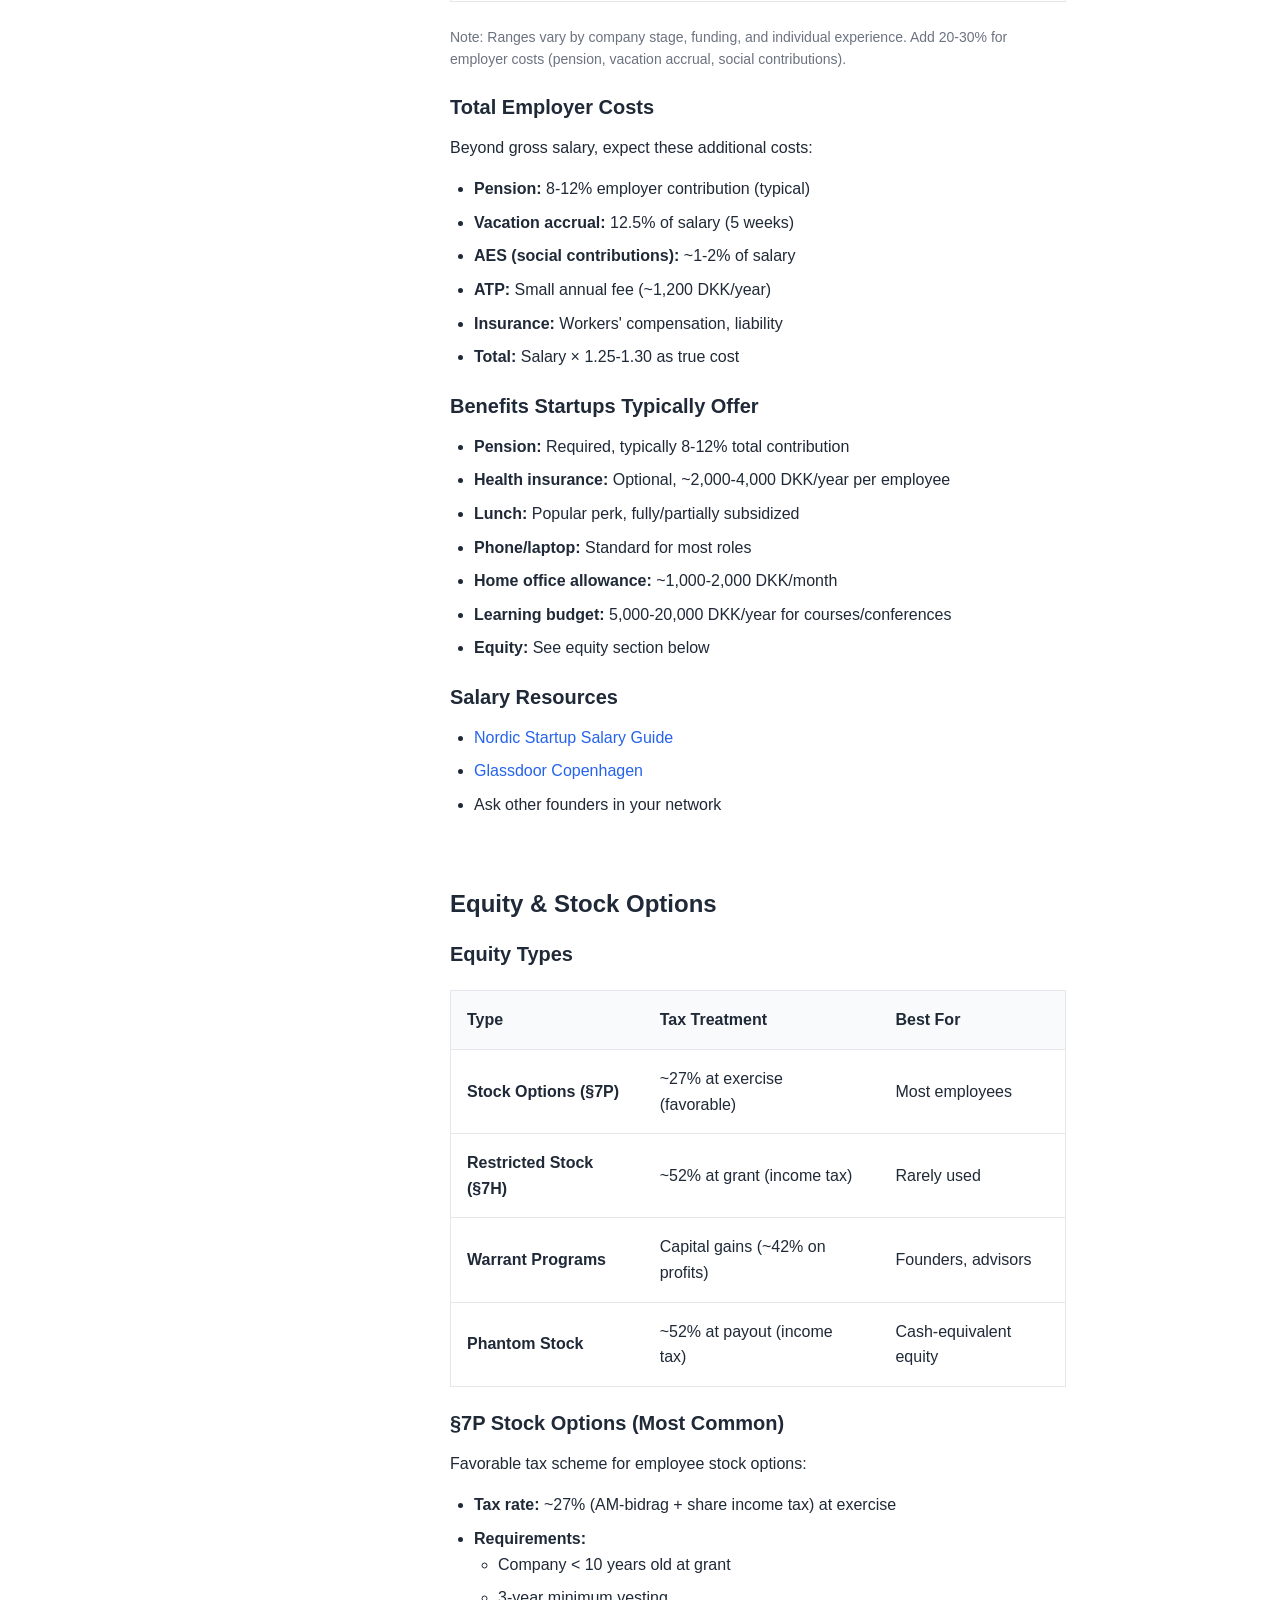
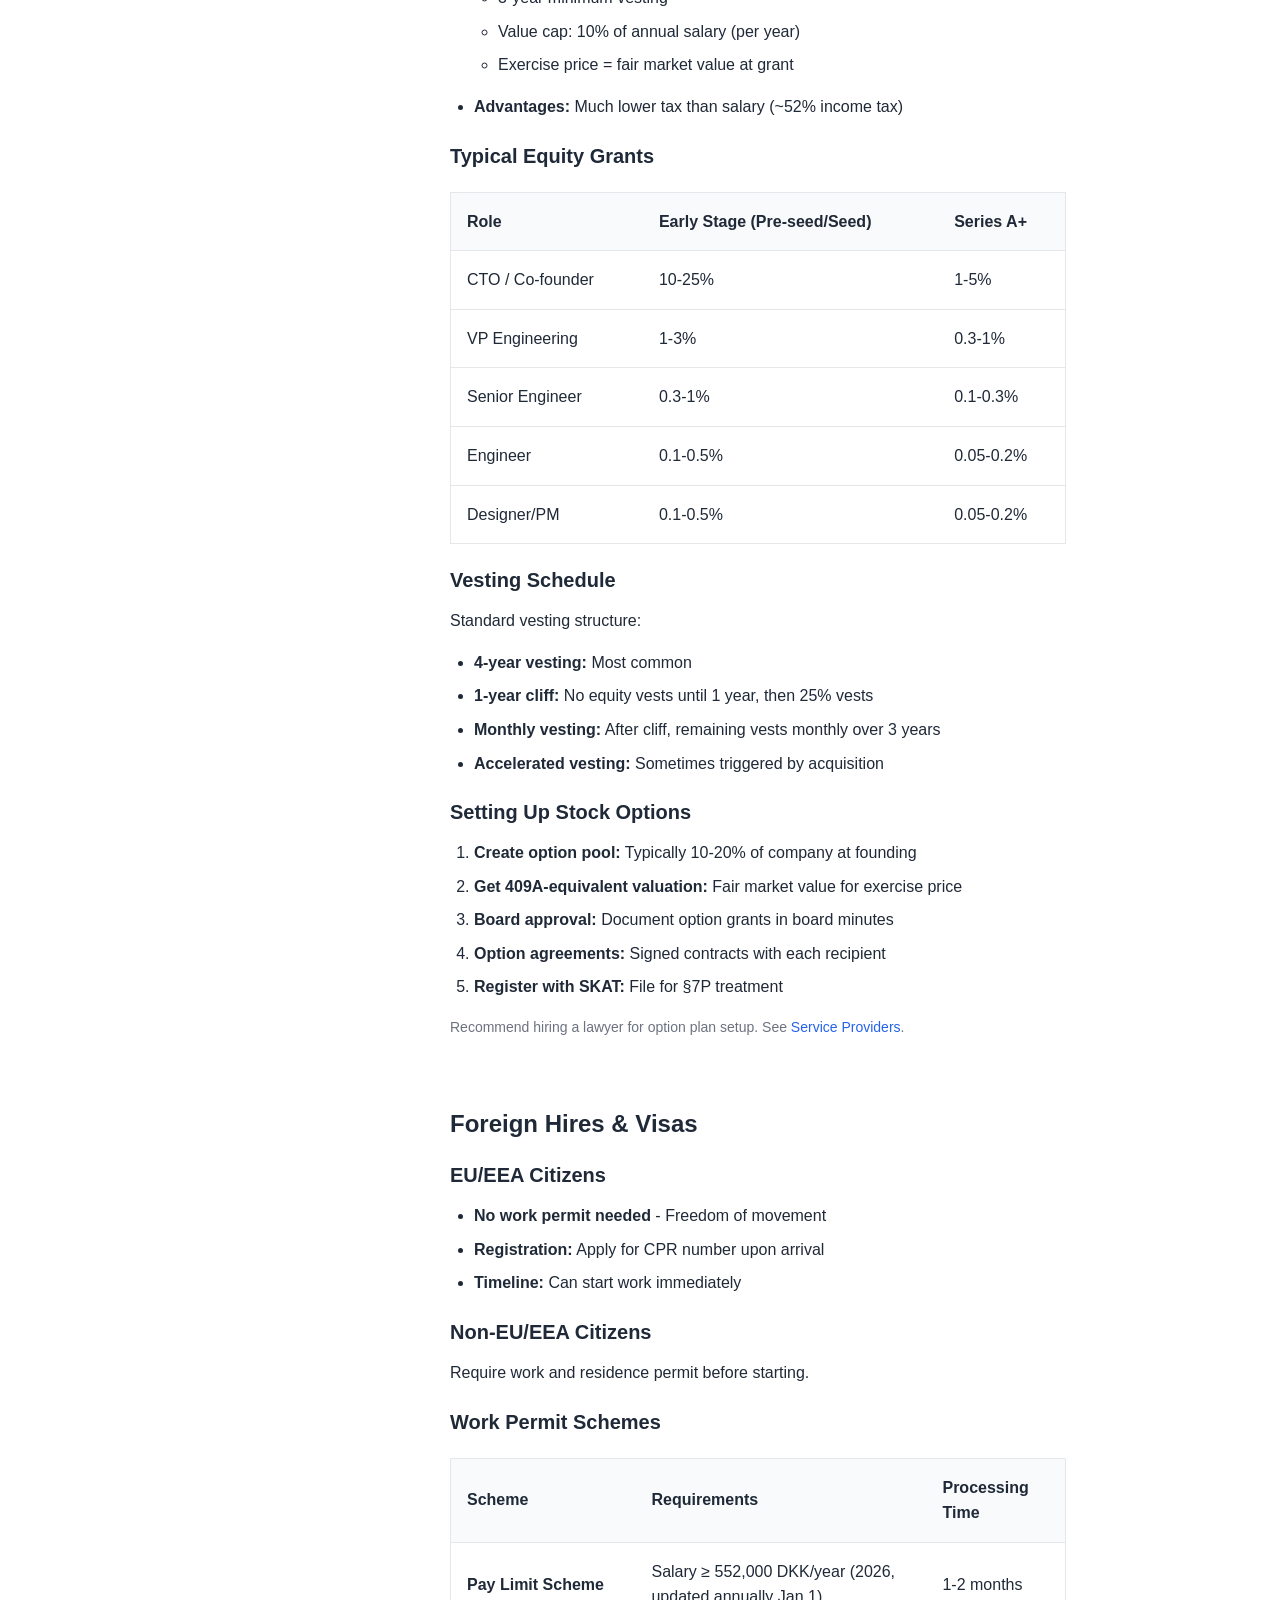
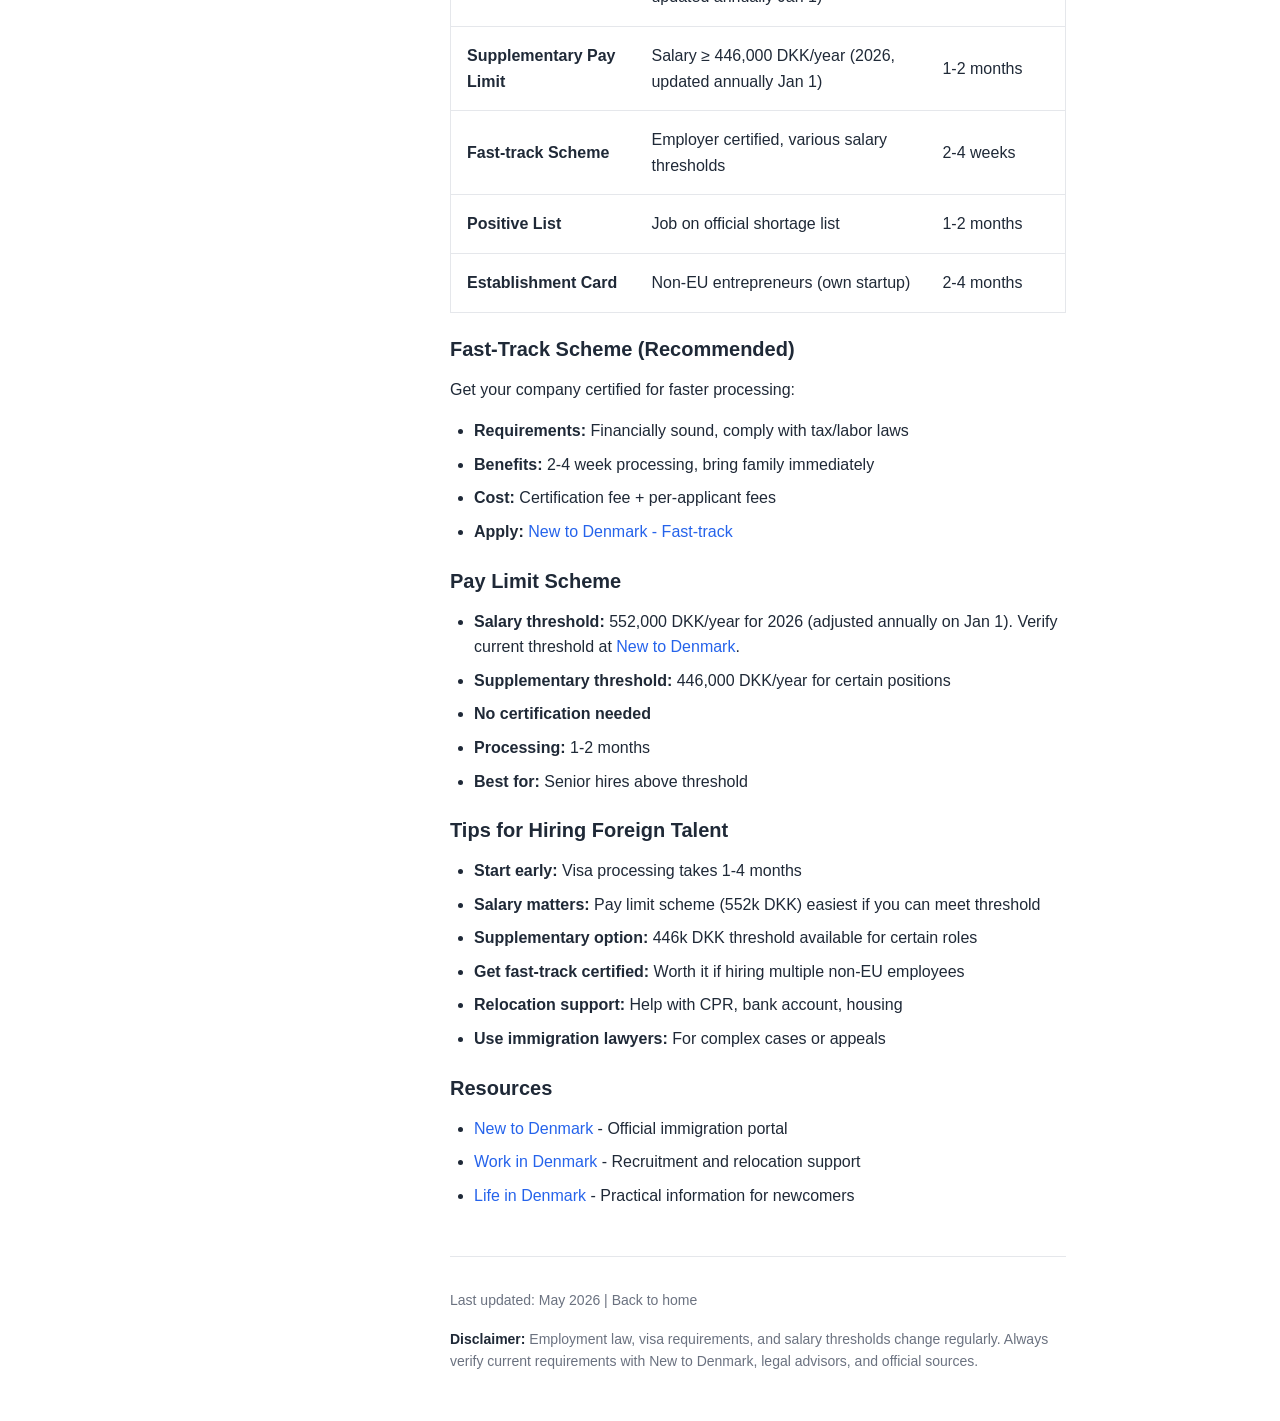
<file: hiring.html>
<!DOCTYPE html>
<html lang="en">
<head>
  <meta charset="UTF-8">
  <meta name="viewport" content="width=device-width, initial-scale=1.0">
  <meta name="description" content="Hiring employees in Denmark: employment law, visas, equity, and compensation.">
  <title>Hiring - Danish Startup Community</title>
  <link rel="stylesheet" href="assets/css/style.css">
  <script src="assets/banner.js"></script>
  <script src="assets/navigation.js"></script>
</head>
<body>
  <a href="index.html" class="back-link">&larr; Back to home</a>

  <h1>Hiring</h1>
  <p>Employment law, compensation, equity, and visas for hiring in Denmark.</p>

  <nav class="internal-nav">
    <ul>
      <li><a href="#employment-types">Employment Types</a></li>
      <li><a href="#employment-law">Employment Law</a></li>
      <li><a href="#compensation">Compensation</a></li>
      <li><a href="#equity">Equity & Options</a></li>
      <li><a href="#foreign-hires">Foreign Hires & Visas</a></li>
    </ul>
  </nav>

  <section id="employment-types">
    <h2>Employment Types</h2>

    <h3>Comparison</h3>
    <table>
      <thead>
        <tr>
          <th>Type</th>
          <th>Employer Costs</th>
          <th>Benefits</th>
          <th>Flexibility</th>
        </tr>
      </thead>
      <tbody>
        <tr>
          <td><strong>Full-time Employee</strong></td>
          <td>Highest (+ benefits)</td>
          <td>5 weeks vacation, pension, insurance</td>
          <td>3-6 month notice</td>
        </tr>
        <tr>
          <td><strong>Contractor (Freelancer)</strong></td>
          <td>Medium (invoice rate)</td>
          <td>None (handled by contractor)</td>
          <td>High (project-based)</td>
        </tr>
        <tr>
          <td><strong>Consultant (via firm)</strong></td>
          <td>Highest (hourly rate)</td>
          <td>None</td>
          <td>Very high</td>
        </tr>
        <tr>
          <td><strong>Intern</strong></td>
          <td>Low (often unpaid/stipend)</td>
          <td>Minimal</td>
          <td>3-6 months</td>
        </tr>
      </tbody>
    </table>

    <h3>Employee vs Contractor</h3>
    <p><strong>Use contractors when:</strong></p>
    <ul>
      <li>Project-based work (e.g., design, one-off development)</li>
      <li>Testing before hiring full-time</li>
      <li>Specialized expertise needed short-term</li>
    </ul>

    <p><strong>Hire employees when:</strong></p>
    <ul>
      <li>Core team members</li>
      <li>Long-term relationship expected</li>
      <li>Offering equity compensation</li>
    </ul>

    <p class="warning"><strong>Misclassification risk:</strong> SKAT can reclassify contractors as employees if they work exclusively for you, follow your schedule, use your equipment, etc. This results in back taxes and penalties.</p>
  </section>

  <section id="employment-law">
    <h2>Employment Law</h2>

    <h3>Key Employment Rights</h3>
    <table>
      <thead>
        <tr>
          <th>Benefit</th>
          <th>Requirement</th>
          <th>Notes</th>
        </tr>
      </thead>
      <tbody>
        <tr>
          <td><strong>Vacation</strong></td>
          <td>5 weeks (25 days) per year</td>
          <td>Paid at 12.5% of annual salary</td>
        </tr>
        <tr>
          <td><strong>Sick leave</strong></td>
          <td>Paid from day 1</td>
          <td>Employer pays first 30 days, then municipal reimbursement</td>
        </tr>
        <tr>
          <td><strong>Parental leave</strong></td>
          <td>52 weeks total</td>
          <td>Paid by government, not employer (after initial weeks)</td>
        </tr>
        <tr>
          <td><strong>Notice period</strong></td>
          <td>1-6 months (by seniority)</td>
          <td>Longer for older employees</td>
        </tr>
        <tr>
          <td><strong>Pension</strong></td>
          <td>Usually 8-17% of salary</td>
          <td>Split between employer and employee</td>
        </tr>
      </tbody>
    </table>

    <h3>Employment Contract Requirements</h3>
    <p>Must be provided within 1 month of start date:</p>
    <ul>
      <li>Job title and description</li>
      <li>Start date</li>
      <li>Salary and payment schedule</li>
      <li>Working hours</li>
      <li>Vacation entitlement</li>
      <li>Notice period</li>
      <li>Pension scheme details</li>
    </ul>

    <h3>Termination Rules</h3>
    <p><strong>Notice periods (by law):</strong></p>
    <ul>
      <li>First 3 months: 14 days</li>
      <li>3-6 months: 1 month</li>
      <li>6 months - 3 years: 3 months</li>
      <li>3+ years: Up to 6 months (increases with tenure)</li>
    </ul>

    <p><strong>Severance pay:</strong> Required if employee has 12-17+ years of service (1-3 months salary).</p>

    <p class="warning"><strong>Important:</strong> Denmark has strong employee protections. Get legal advice before terminating employees to avoid wrongful dismissal claims.</p>
  </section>

  <section id="compensation">
    <h2>Compensation</h2>

    <h3>Salary Benchmarks (2026)</h3>
    <p class="text-small">Note: Salary ranges are approximate based on market data. For current benchmarks, check <a href="https://www.glassdoor.com/Salaries/copenhagen-salary-SRCH_IL.0,10_IM1146.htm" target="_blank">Glassdoor</a> or ask other founders in your network.</p>
    <table>
      <thead>
        <tr>
          <th>Role</th>
          <th>Junior</th>
          <th>Mid-level</th>
          <th>Senior</th>
        </tr>
      </thead>
      <tbody>
        <tr>
          <td>Software Engineer</td>
          <td>350-450k DKK</td>
          <td>500-650k DKK</td>
          <td>700-900k DKK</td>
        </tr>
        <tr>
          <td>Product Manager</td>
          <td>400-500k DKK</td>
          <td>550-700k DKK</td>
          <td>750-950k DKK</td>
        </tr>
        <tr>
          <td>Designer (UI/UX)</td>
          <td>350-450k DKK</td>
          <td>500-650k DKK</td>
          <td>700-850k DKK</td>
        </tr>
        <tr>
          <td>Sales/BD</td>
          <td>350-450k DKK</td>
          <td>500-700k DKK</td>
          <td>700-1M+ DKK</td>
        </tr>
        <tr>
          <td>Marketing</td>
          <td>350-450k DKK</td>
          <td>500-650k DKK</td>
          <td>700-900k DKK</td>
        </tr>
      </tbody>
    </table>

    <p class="text-small">Note: Ranges vary by company stage, funding, and individual experience. Add 20-30% for employer costs (pension, vacation accrual, social contributions).</p>

    <h3>Total Employer Costs</h3>
    <p>Beyond gross salary, expect these additional costs:</p>
    <ul>
      <li><strong>Pension:</strong> 8-12% employer contribution (typical)</li>
      <li><strong>Vacation accrual:</strong> 12.5% of salary (5 weeks)</li>
      <li><strong>AES (social contributions):</strong> ~1-2% of salary</li>
      <li><strong>ATP:</strong> Small annual fee (~1,200 DKK/year)</li>
      <li><strong>Insurance:</strong> Workers' compensation, liability</li>
      <li><strong>Total:</strong> Salary × 1.25-1.30 as true cost</li>
    </ul>

    <h3>Benefits Startups Typically Offer</h3>
    <ul>
      <li><strong>Pension:</strong> Required, typically 8-12% total contribution</li>
      <li><strong>Health insurance:</strong> Optional, ~2,000-4,000 DKK/year per employee</li>
      <li><strong>Lunch:</strong> Popular perk, fully/partially subsidized</li>
      <li><strong>Phone/laptop:</strong> Standard for most roles</li>
      <li><strong>Home office allowance:</strong> ~1,000-2,000 DKK/month</li>
      <li><strong>Learning budget:</strong> 5,000-20,000 DKK/year for courses/conferences</li>
      <li><strong>Equity:</strong> See equity section below</li>
    </ul>

    <h3>Salary Resources</h3>
    <ul>
      <li><a href="https://thehub.io/startupguide/salary-guide" target="_blank">Nordic Startup Salary Guide</a></li>
      <li><a href="https://www.glassdoor.com/Salaries/copenhagen-salary-SRCH_IL.0,10_IM1146.htm" target="_blank">Glassdoor Copenhagen</a></li>
      <li>Ask other founders in your network</li>
    </ul>
  </section>

  <section id="equity">
    <h2>Equity & Stock Options</h2>

    <h3>Equity Types</h3>
    <table>
      <thead>
        <tr>
          <th>Type</th>
          <th>Tax Treatment</th>
          <th>Best For</th>
        </tr>
      </thead>
      <tbody>
        <tr>
          <td><strong>Stock Options (§7P)</strong></td>
          <td>~27% at exercise (favorable)</td>
          <td>Most employees</td>
        </tr>
        <tr>
          <td><strong>Restricted Stock (§7H)</strong></td>
          <td>~52% at grant (income tax)</td>
          <td>Rarely used</td>
        </tr>
        <tr>
          <td><strong>Warrant Programs</strong></td>
          <td>Capital gains (~42% on profits)</td>
          <td>Founders, advisors</td>
        </tr>
        <tr>
          <td><strong>Phantom Stock</strong></td>
          <td>~52% at payout (income tax)</td>
          <td>Cash-equivalent equity</td>
        </tr>
      </tbody>
    </table>

    <h3>§7P Stock Options (Most Common)</h3>
    <p>Favorable tax scheme for employee stock options:</p>
    <ul>
      <li><strong>Tax rate:</strong> ~27% (AM-bidrag + share income tax) at exercise</li>
      <li><strong>Requirements:</strong>
        <ul>
          <li>Company < 10 years old at grant</li>
          <li>3-year minimum vesting</li>
          <li>Value cap: 10% of annual salary (per year)</li>
          <li>Exercise price = fair market value at grant</li>
        </ul>
      </li>
      <li><strong>Advantages:</strong> Much lower tax than salary (~52% income tax)</li>
    </ul>

    <h3>Typical Equity Grants</h3>
    <table>
      <thead>
        <tr>
          <th>Role</th>
          <th>Early Stage (Pre-seed/Seed)</th>
          <th>Series A+</th>
        </tr>
      </thead>
      <tbody>
        <tr>
          <td>CTO / Co-founder</td>
          <td>10-25%</td>
          <td>1-5%</td>
        </tr>
        <tr>
          <td>VP Engineering</td>
          <td>1-3%</td>
          <td>0.3-1%</td>
        </tr>
        <tr>
          <td>Senior Engineer</td>
          <td>0.3-1%</td>
          <td>0.1-0.3%</td>
        </tr>
        <tr>
          <td>Engineer</td>
          <td>0.1-0.5%</td>
          <td>0.05-0.2%</td>
        </tr>
        <tr>
          <td>Designer/PM</td>
          <td>0.1-0.5%</td>
          <td>0.05-0.2%</td>
        </tr>
      </tbody>
    </table>

    <h3>Vesting Schedule</h3>
    <p>Standard vesting structure:</p>
    <ul>
      <li><strong>4-year vesting:</strong> Most common</li>
      <li><strong>1-year cliff:</strong> No equity vests until 1 year, then 25% vests</li>
      <li><strong>Monthly vesting:</strong> After cliff, remaining vests monthly over 3 years</li>
      <li><strong>Accelerated vesting:</strong> Sometimes triggered by acquisition</li>
    </ul>

    <h3>Setting Up Stock Options</h3>
    <ol>
      <li><strong>Create option pool:</strong> Typically 10-20% of company at founding</li>
      <li><strong>Get 409A-equivalent valuation:</strong> Fair market value for exercise price</li>
      <li><strong>Board approval:</strong> Document option grants in board minutes</li>
      <li><strong>Option agreements:</strong> Signed contracts with each recipient</li>
      <li><strong>Register with SKAT:</strong> File for §7P treatment</li>
    </ol>

    <p class="text-small">Recommend hiring a lawyer for option plan setup. See <a href="providers.html#lawyers">Service Providers</a>.</p>
  </section>

  <section id="foreign-hires">
    <h2>Foreign Hires & Visas</h2>

    <h3>EU/EEA Citizens</h3>
    <ul>
      <li><strong>No work permit needed</strong> - Freedom of movement</li>
      <li><strong>Registration:</strong> Apply for CPR number upon arrival</li>
      <li><strong>Timeline:</strong> Can start work immediately</li>
    </ul>

    <h3>Non-EU/EEA Citizens</h3>
    <p>Require work and residence permit before starting.</p>

    <h3>Work Permit Schemes</h3>
    <table>
      <thead>
        <tr>
          <th>Scheme</th>
          <th>Requirements</th>
          <th>Processing Time</th>
        </tr>
      </thead>
      <tbody>
        <tr>
          <td><strong>Pay Limit Scheme</strong></td>
          <td>Salary ≥ 552,000 DKK/year (2026, updated annually Jan 1)</td>
          <td>1-2 months</td>
        </tr>
        <tr>
          <td><strong>Supplementary Pay Limit</strong></td>
          <td>Salary ≥ 446,000 DKK/year (2026, updated annually Jan 1)</td>
          <td>1-2 months</td>
        </tr>
        <tr>
          <td><strong>Fast-track Scheme</strong></td>
          <td>Employer certified, various salary thresholds</td>
          <td>2-4 weeks</td>
        </tr>
        <tr>
          <td><strong>Positive List</strong></td>
          <td>Job on official shortage list</td>
          <td>1-2 months</td>
        </tr>
        <tr>
          <td><strong>Establishment Card</strong></td>
          <td>Non-EU entrepreneurs (own startup)</td>
          <td>2-4 months</td>
        </tr>
      </tbody>
    </table>

    <h3>Fast-Track Scheme (Recommended)</h3>
    <p>Get your company certified for faster processing:</p>
    <ul>
      <li><strong>Requirements:</strong> Financially sound, comply with tax/labor laws</li>
      <li><strong>Benefits:</strong> 2-4 week processing, bring family immediately</li>
      <li><strong>Cost:</strong> Certification fee + per-applicant fees</li>
      <li><strong>Apply:</strong> <a href="https://nyidanmark.dk/en-GB/You-want-to-apply/Work/Fast-track" target="_blank">New to Denmark - Fast-track</a></li>
    </ul>

    <h3>Pay Limit Scheme</h3>
    <ul>
      <li><strong>Salary threshold:</strong> 552,000 DKK/year for 2026 (adjusted annually on Jan 1). Verify current threshold at <a href="https://nyidanmark.dk/en-GB/You-want-to-apply/Work/Pay-limit-scheme" target="_blank">New to Denmark</a>.</li>
      <li><strong>Supplementary threshold:</strong> 446,000 DKK/year for certain positions</li>
      <li><strong>No certification needed</strong></li>
      <li><strong>Processing:</strong> 1-2 months</li>
      <li><strong>Best for:</strong> Senior hires above threshold</li>
    </ul>

    <h3>Tips for Hiring Foreign Talent</h3>
    <ul>
      <li><strong>Start early:</strong> Visa processing takes 1-4 months</li>
      <li><strong>Salary matters:</strong> Pay limit scheme (552k DKK) easiest if you can meet threshold</li>
      <li><strong>Supplementary option:</strong> 446k DKK threshold available for certain roles</li>
      <li><strong>Get fast-track certified:</strong> Worth it if hiring multiple non-EU employees</li>
      <li><strong>Relocation support:</strong> Help with CPR, bank account, housing</li>
      <li><strong>Use immigration lawyers:</strong> For complex cases or appeals</li>
    </ul>

    <h3>Resources</h3>
    <ul>
      <li><a href="https://nyidanmark.dk" target="_blank">New to Denmark</a> - Official immigration portal</li>
      <li><a href="https://workindenmark.dk" target="_blank">Work in Denmark</a> - Recruitment and relocation support</li>
      <li><a href="https://lifeindenmark.dk" target="_blank">Life in Denmark</a> - Practical information for newcomers</li>
    </ul>
  </section>

  <footer>
    <p>Last updated: May 2026 | <a href="index.html">Back to home</a></p>
    <p><strong>Disclaimer:</strong> Employment law, visa requirements, and salary thresholds change regularly. Always verify current requirements with <a href="https://nyidanmark.dk" target="_blank">New to Denmark</a>, legal advisors, and official sources.</p>
  </footer>
</body>
</html>
</file>
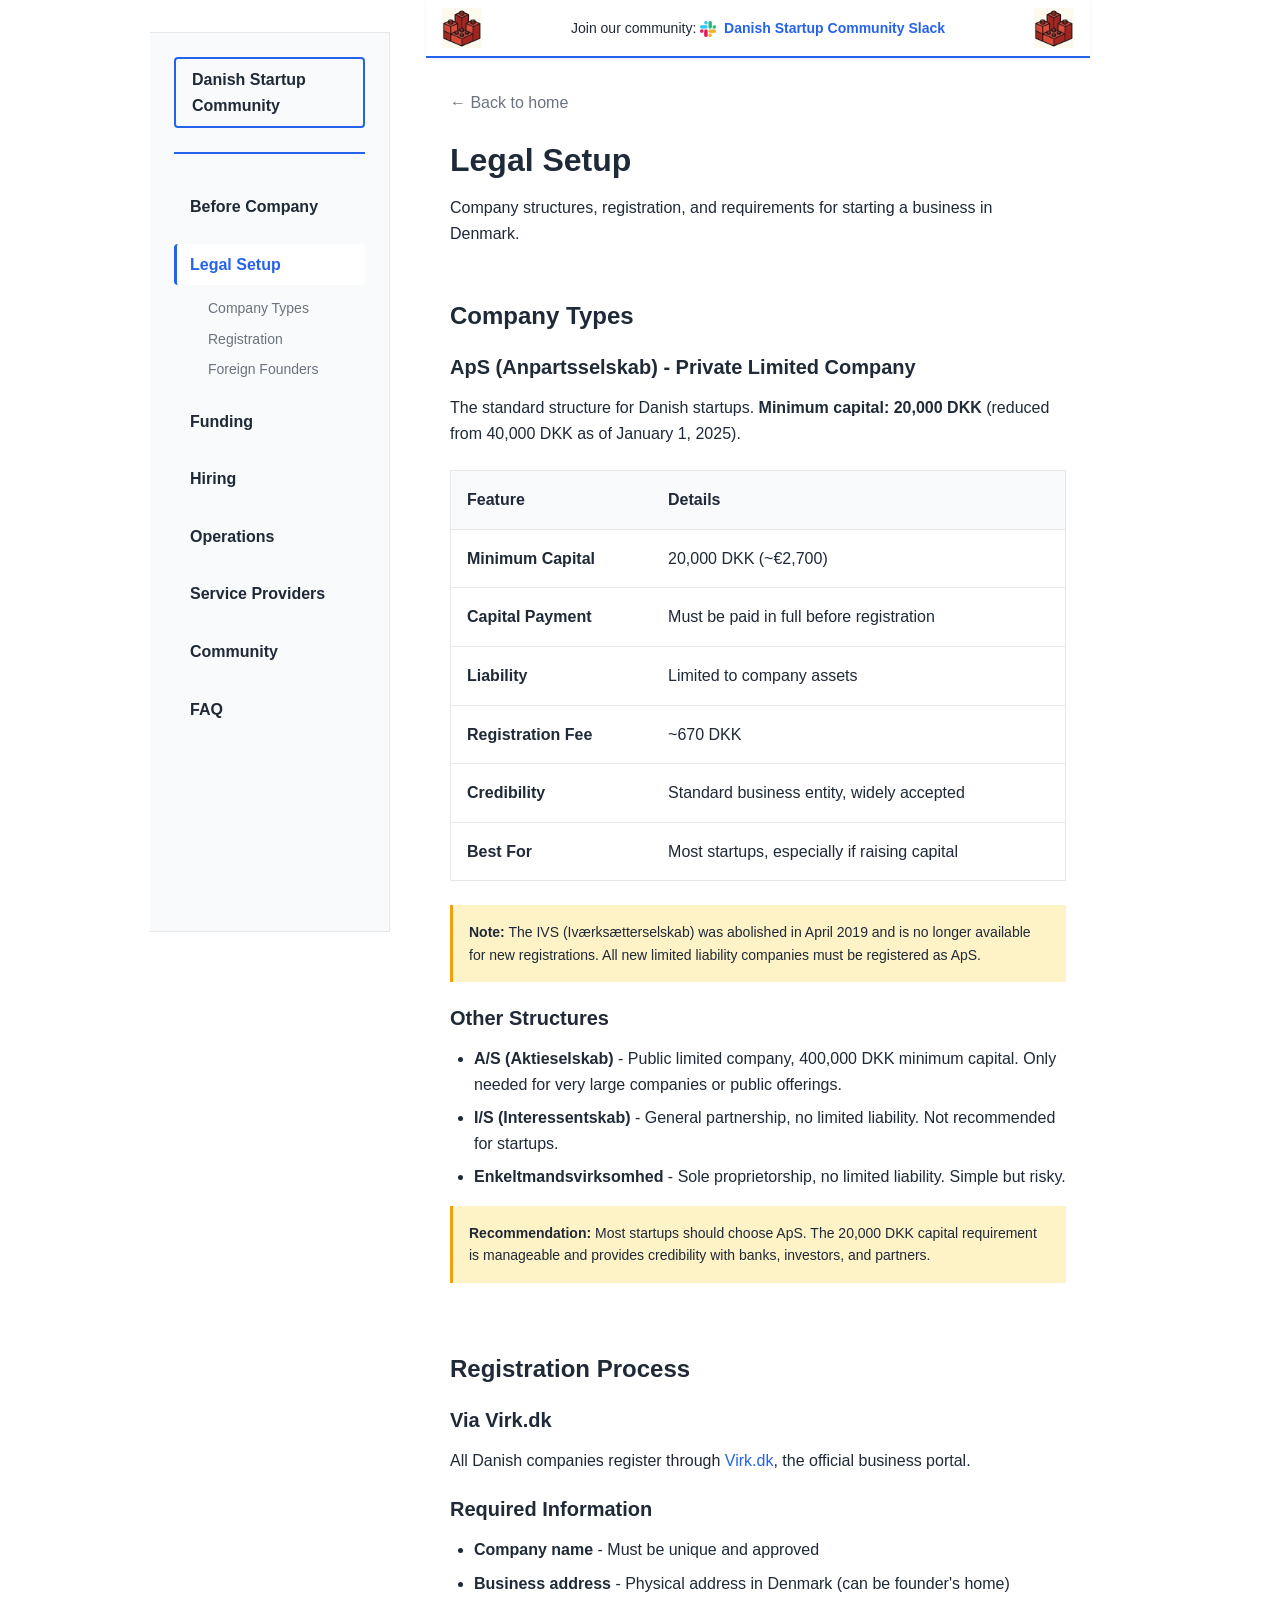
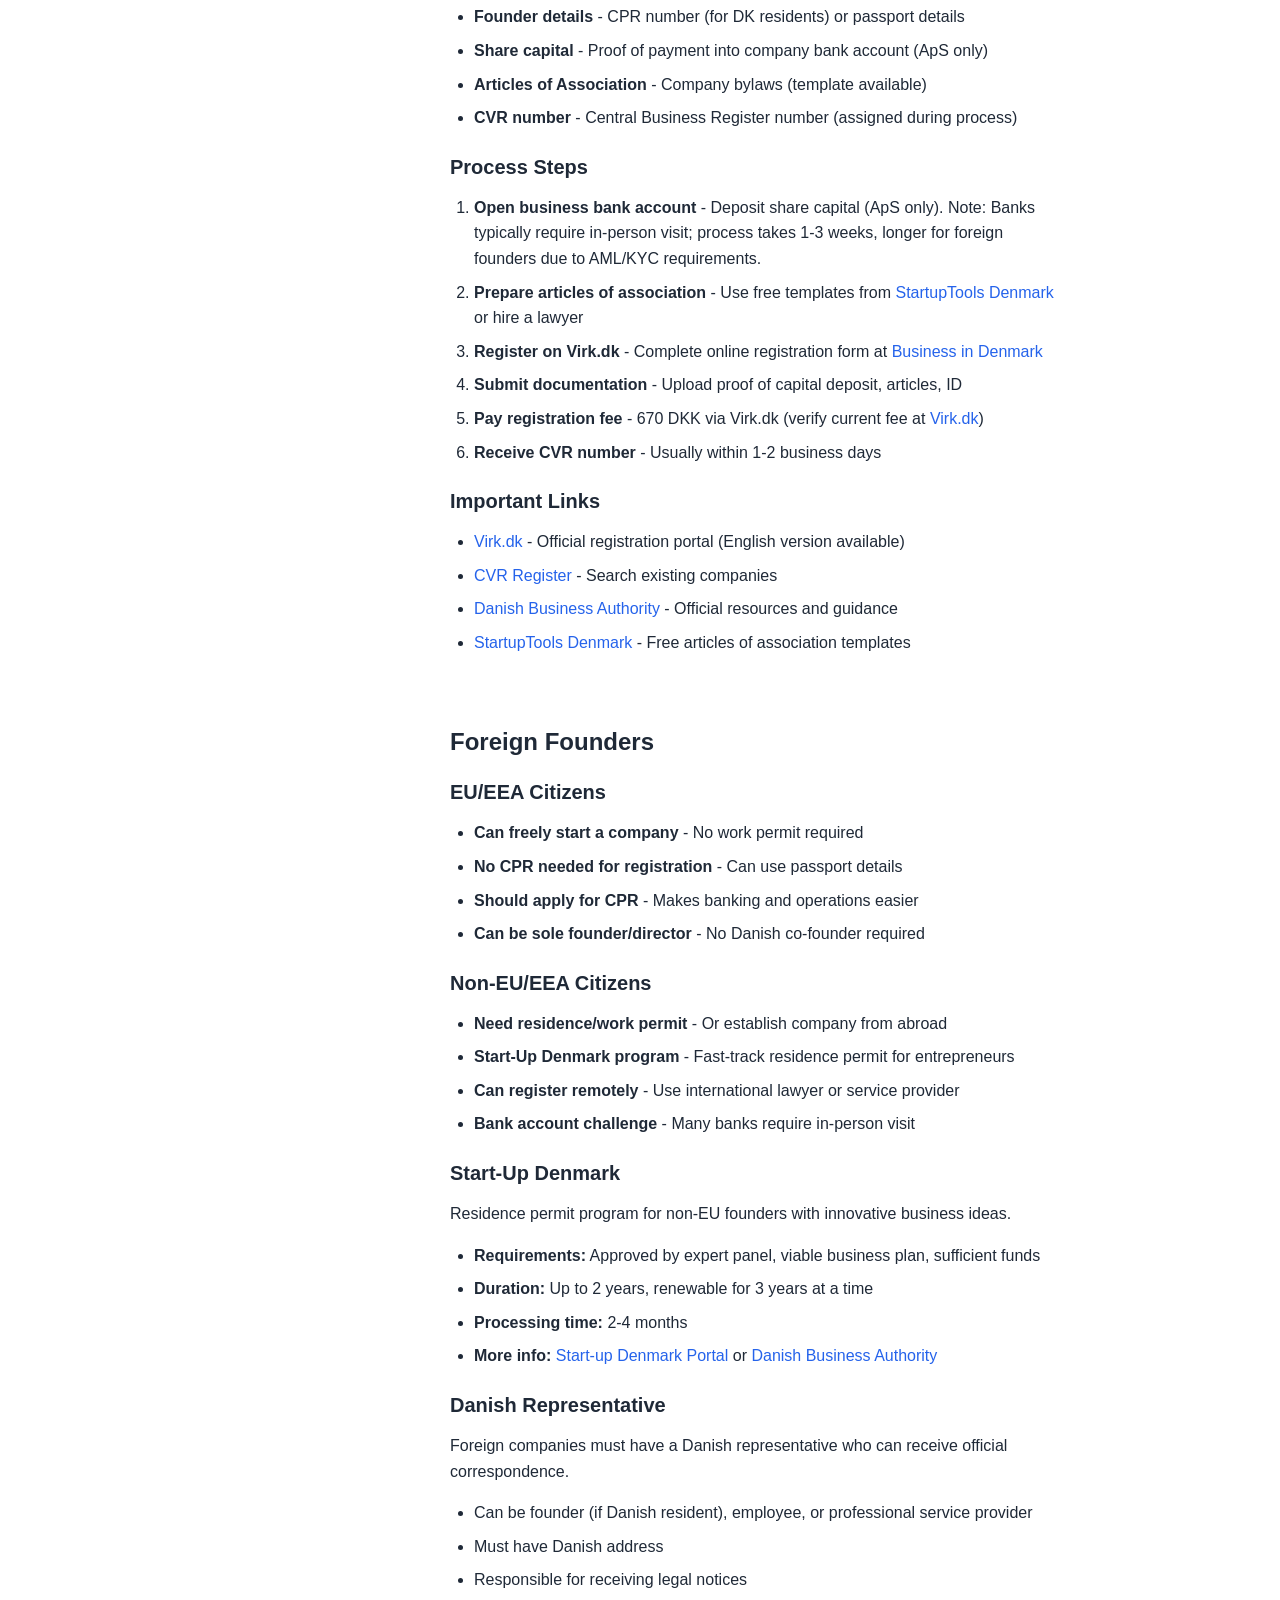
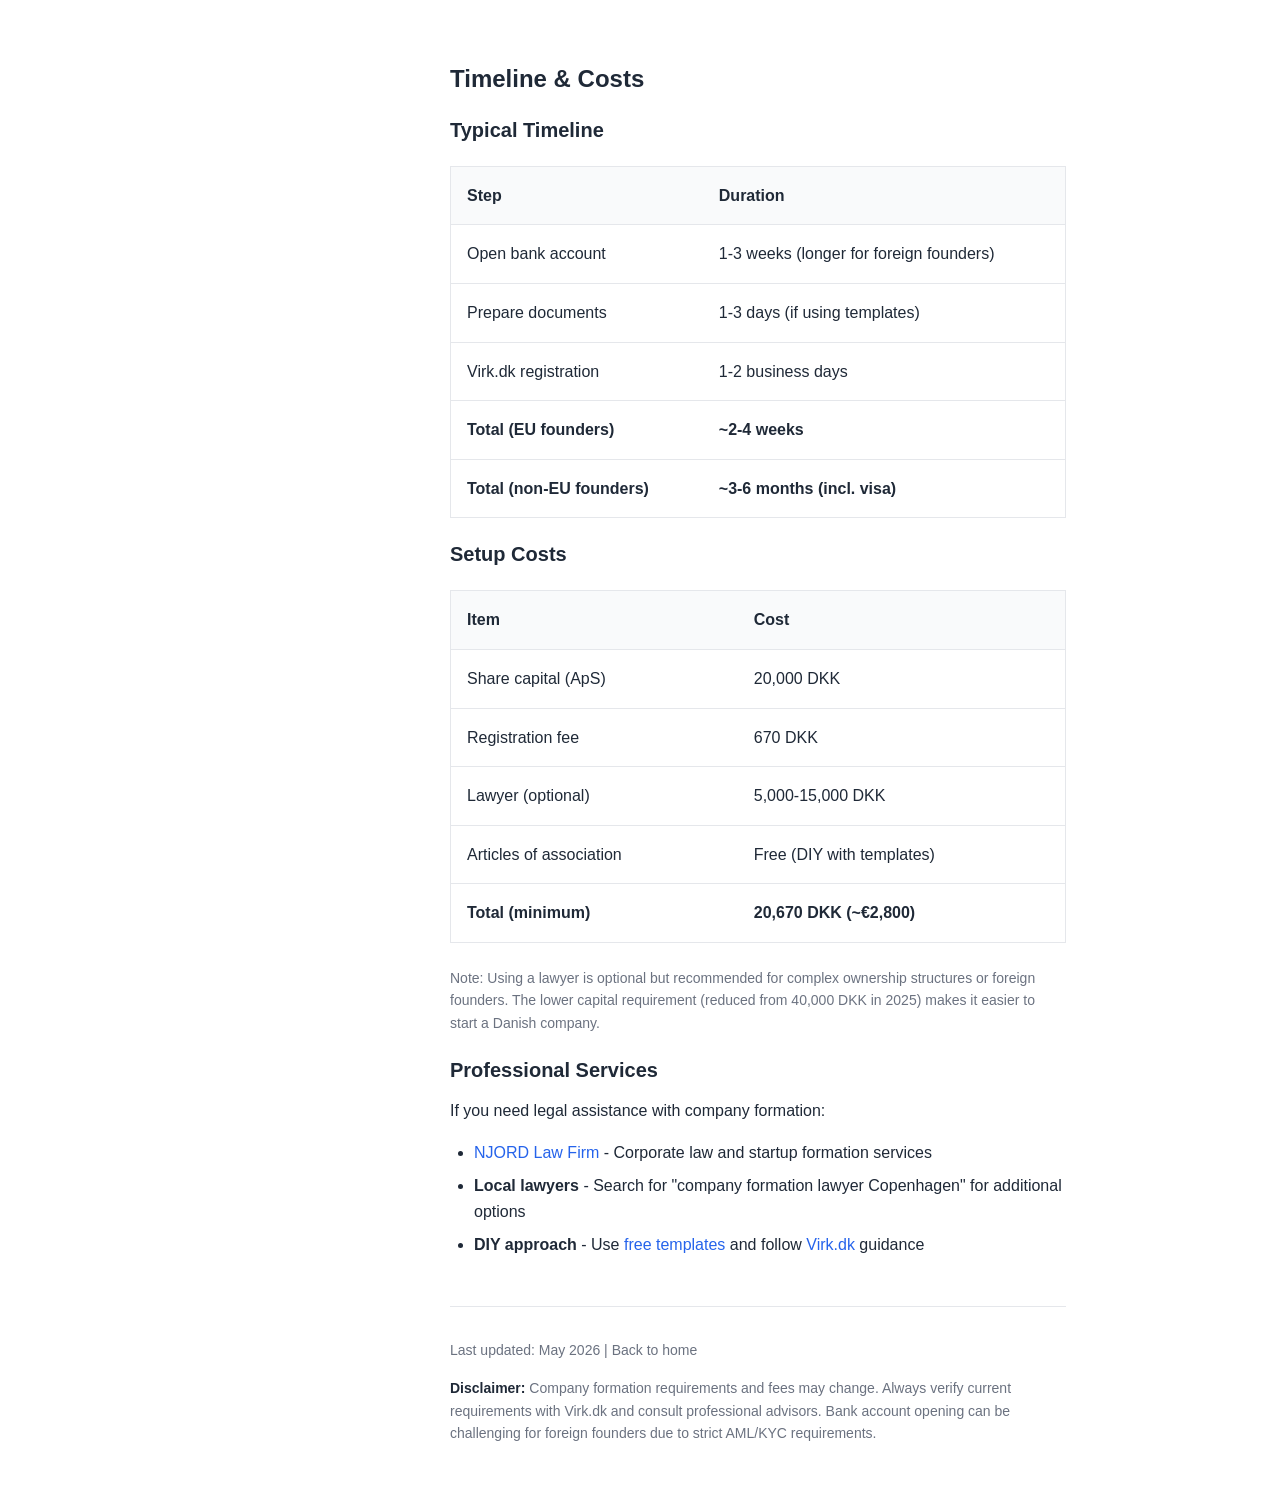
<file: legal-setup.html>
<!DOCTYPE html>
<html lang="en">
<head>
  <meta charset="UTF-8">
  <meta name="viewport" content="width=device-width, initial-scale=1.0">
  <meta name="description" content="Company structure options, registration process, and foreign founder requirements for Danish startups.">
  <title>Legal Setup - Danish Startup Community</title>
  <link rel="stylesheet" href="assets/css/style.css">
  <script src="assets/banner.js"></script>
  <script src="assets/navigation.js"></script>
</head>
<body>
  <a href="index.html" class="back-link">&larr; Back to home</a>

  <h1>Legal Setup</h1>
  <p>Company structures, registration, and requirements for starting a business in Denmark.</p>

  <nav class="internal-nav">
    <ul>
      <li><a href="#company-types">Company Types</a></li>
      <li><a href="#registration">Registration Process</a></li>
      <li><a href="#foreign-founders">Foreign Founders</a></li>
      <li><a href="#timeline">Timeline & Costs</a></li>
    </ul>
  </nav>

  <section id="company-types">
    <h2>Company Types</h2>

    <h3>ApS (Anpartsselskab) - Private Limited Company</h3>
    <p>The standard structure for Danish startups. <strong>Minimum capital: 20,000 DKK</strong> (reduced from 40,000 DKK as of January 1, 2025).</p>

    <table>
      <thead>
        <tr>
          <th>Feature</th>
          <th>Details</th>
        </tr>
      </thead>
      <tbody>
        <tr>
          <td><strong>Minimum Capital</strong></td>
          <td>20,000 DKK (~€2,700)</td>
        </tr>
        <tr>
          <td><strong>Capital Payment</strong></td>
          <td>Must be paid in full before registration</td>
        </tr>
        <tr>
          <td><strong>Liability</strong></td>
          <td>Limited to company assets</td>
        </tr>
        <tr>
          <td><strong>Registration Fee</strong></td>
          <td>~670 DKK</td>
        </tr>
        <tr>
          <td><strong>Credibility</strong></td>
          <td>Standard business entity, widely accepted</td>
        </tr>
        <tr>
          <td><strong>Best For</strong></td>
          <td>Most startups, especially if raising capital</td>
        </tr>
      </tbody>
    </table>

    <p class="warning"><strong>Note:</strong> The IVS (Iværksætterselskab) was abolished in April 2019 and is no longer available for new registrations. All new limited liability companies must be registered as ApS.</p>

    <h3>Other Structures</h3>
    <ul>
      <li><strong>A/S (Aktieselskab)</strong> - Public limited company, 400,000 DKK minimum capital. Only needed for very large companies or public offerings.</li>
      <li><strong>I/S (Interessentskab)</strong> - General partnership, no limited liability. Not recommended for startups.</li>
      <li><strong>Enkeltmandsvirksomhed</strong> - Sole proprietorship, no limited liability. Simple but risky.</li>
    </ul>

    <p class="warning"><strong>Recommendation:</strong> Most startups should choose ApS. The 20,000 DKK capital requirement is manageable and provides credibility with banks, investors, and partners.</p>
  </section>

  <section id="registration">
    <h2>Registration Process</h2>

    <h3>Via Virk.dk</h3>
    <p>All Danish companies register through <a href="https://virk.dk" target="_blank">Virk.dk</a>, the official business portal.</p>

    <h3>Required Information</h3>
    <ul>
      <li><strong>Company name</strong> - Must be unique and approved</li>
      <li><strong>Business address</strong> - Physical address in Denmark (can be founder's home)</li>
      <li><strong>Founder details</strong> - CPR number (for DK residents) or passport details</li>
      <li><strong>Share capital</strong> - Proof of payment into company bank account (ApS only)</li>
      <li><strong>Articles of Association</strong> - Company bylaws (template available)</li>
      <li><strong>CVR number</strong> - Central Business Register number (assigned during process)</li>
    </ul>

    <h3>Process Steps</h3>
    <ol>
      <li><strong>Open business bank account</strong> - Deposit share capital (ApS only). Note: Banks typically require in-person visit; process takes 1-3 weeks, longer for foreign founders due to AML/KYC requirements.</li>
      <li><strong>Prepare articles of association</strong> - Use free templates from <a href="https://startuptools.org/dk/articles-of-association/" target="_blank">StartupTools Denmark</a> or hire a lawyer</li>
      <li><strong>Register on Virk.dk</strong> - Complete online registration form at <a href="https://businessindenmark.virk.dk/" target="_blank">Business in Denmark</a></li>
      <li><strong>Submit documentation</strong> - Upload proof of capital deposit, articles, ID</li>
      <li><strong>Pay registration fee</strong> - 670 DKK via Virk.dk (verify current fee at <a href="https://businessindenmark.virk.dk/" target="_blank">Virk.dk</a>)</li>
      <li><strong>Receive CVR number</strong> - Usually within 1-2 business days</li>
    </ol>

    <h3>Important Links</h3>
    <ul>
      <li><a href="https://businessindenmark.virk.dk/" target="_blank">Virk.dk</a> - Official registration portal (English version available)</li>
      <li><a href="https://datacvr.virk.dk/data/?language=en-gb" target="_blank">CVR Register</a> - Search existing companies</li>
      <li><a href="https://danishbusinessauthority.dk/" target="_blank">Danish Business Authority</a> - Official resources and guidance</li>
      <li><a href="https://startuptools.org/dk/articles-of-association/" target="_blank">StartupTools Denmark</a> - Free articles of association templates</li>
    </ul>
  </section>

  <section id="foreign-founders">
    <h2>Foreign Founders</h2>

    <h3>EU/EEA Citizens</h3>
    <ul>
      <li><strong>Can freely start a company</strong> - No work permit required</li>
      <li><strong>No CPR needed for registration</strong> - Can use passport details</li>
      <li><strong>Should apply for CPR</strong> - Makes banking and operations easier</li>
      <li><strong>Can be sole founder/director</strong> - No Danish co-founder required</li>
    </ul>

    <h3>Non-EU/EEA Citizens</h3>
    <ul>
      <li><strong>Need residence/work permit</strong> - Or establish company from abroad</li>
      <li><strong>Start-Up Denmark program</strong> - Fast-track residence permit for entrepreneurs</li>
      <li><strong>Can register remotely</strong> - Use international lawyer or service provider</li>
      <li><strong>Bank account challenge</strong> - Many banks require in-person visit</li>
    </ul>

    <h3>Start-Up Denmark</h3>
    <p>Residence permit program for non-EU founders with innovative business ideas.</p>
    <ul>
      <li><strong>Requirements:</strong> Approved by expert panel, viable business plan, sufficient funds</li>
      <li><strong>Duration:</strong> Up to 2 years, renewable for 3 years at a time</li>
      <li><strong>Processing time:</strong> 2-4 months</li>
      <li><strong>More info:</strong> <a href="https://startupdenmark.info/" target="_blank">Start-up Denmark Portal</a> or <a href="https://danishbusinessauthority.dk/start-denmark" target="_blank">Danish Business Authority</a></li>
    </ul>

    <h3>Danish Representative</h3>
    <p>Foreign companies must have a Danish representative who can receive official correspondence.</p>
    <ul>
      <li>Can be founder (if Danish resident), employee, or professional service provider</li>
      <li>Must have Danish address</li>
      <li>Responsible for receiving legal notices</li>
    </ul>
  </section>

  <section id="timeline">
    <h2>Timeline & Costs</h2>

    <h3>Typical Timeline</h3>
    <table>
      <thead>
        <tr>
          <th>Step</th>
          <th>Duration</th>
        </tr>
      </thead>
      <tbody>
        <tr>
          <td>Open bank account</td>
          <td>1-3 weeks (longer for foreign founders)</td>
        </tr>
        <tr>
          <td>Prepare documents</td>
          <td>1-3 days (if using templates)</td>
        </tr>
        <tr>
          <td>Virk.dk registration</td>
          <td>1-2 business days</td>
        </tr>
        <tr>
          <td><strong>Total (EU founders)</strong></td>
          <td><strong>~2-4 weeks</strong></td>
        </tr>
        <tr>
          <td><strong>Total (non-EU founders)</strong></td>
          <td><strong>~3-6 months (incl. visa)</strong></td>
        </tr>
      </tbody>
    </table>

    <h3>Setup Costs</h3>
    <table>
      <thead>
        <tr>
          <th>Item</th>
          <th>Cost</th>
        </tr>
      </thead>
      <tbody>
        <tr>
          <td>Share capital (ApS)</td>
          <td>20,000 DKK</td>
        </tr>
        <tr>
          <td>Registration fee</td>
          <td>670 DKK</td>
        </tr>
        <tr>
          <td>Lawyer (optional)</td>
          <td>5,000-15,000 DKK</td>
        </tr>
        <tr>
          <td>Articles of association</td>
          <td>Free (DIY with templates)</td>
        </tr>
        <tr>
          <td><strong>Total (minimum)</strong></td>
          <td><strong>20,670 DKK (~€2,800)</strong></td>
        </tr>
      </tbody>
    </table>

    <p class="text-small">Note: Using a lawyer is optional but recommended for complex ownership structures or foreign founders. The lower capital requirement (reduced from 40,000 DKK in 2025) makes it easier to start a Danish company.</p>

    <h3>Professional Services</h3>
    <p>If you need legal assistance with company formation:</p>
    <ul>
      <li><a href="https://www.njordlaw.com/corporate-law/starting-business-and-start-companies" target="_blank">NJORD Law Firm</a> - Corporate law and startup formation services</li>
      <li><strong>Local lawyers</strong> - Search for "company formation lawyer Copenhagen" for additional options</li>
      <li><strong>DIY approach</strong> - Use <a href="https://startuptools.org/dk/articles-of-association/" target="_blank">free templates</a> and follow <a href="https://businessindenmark.virk.dk/" target="_blank">Virk.dk</a> guidance</li>
    </ul>
  </section>

  <footer>
    <p>Last updated: May 2026 | <a href="index.html">Back to home</a></p>
    <p><strong>Disclaimer:</strong> Company formation requirements and fees may change. Always verify current requirements with <a href="https://businessindenmark.virk.dk/" target="_blank">Virk.dk</a> and consult professional advisors. Bank account opening can be challenging for foreign founders due to strict AML/KYC requirements.</p>
  </footer>
</body>
</html>
</file>
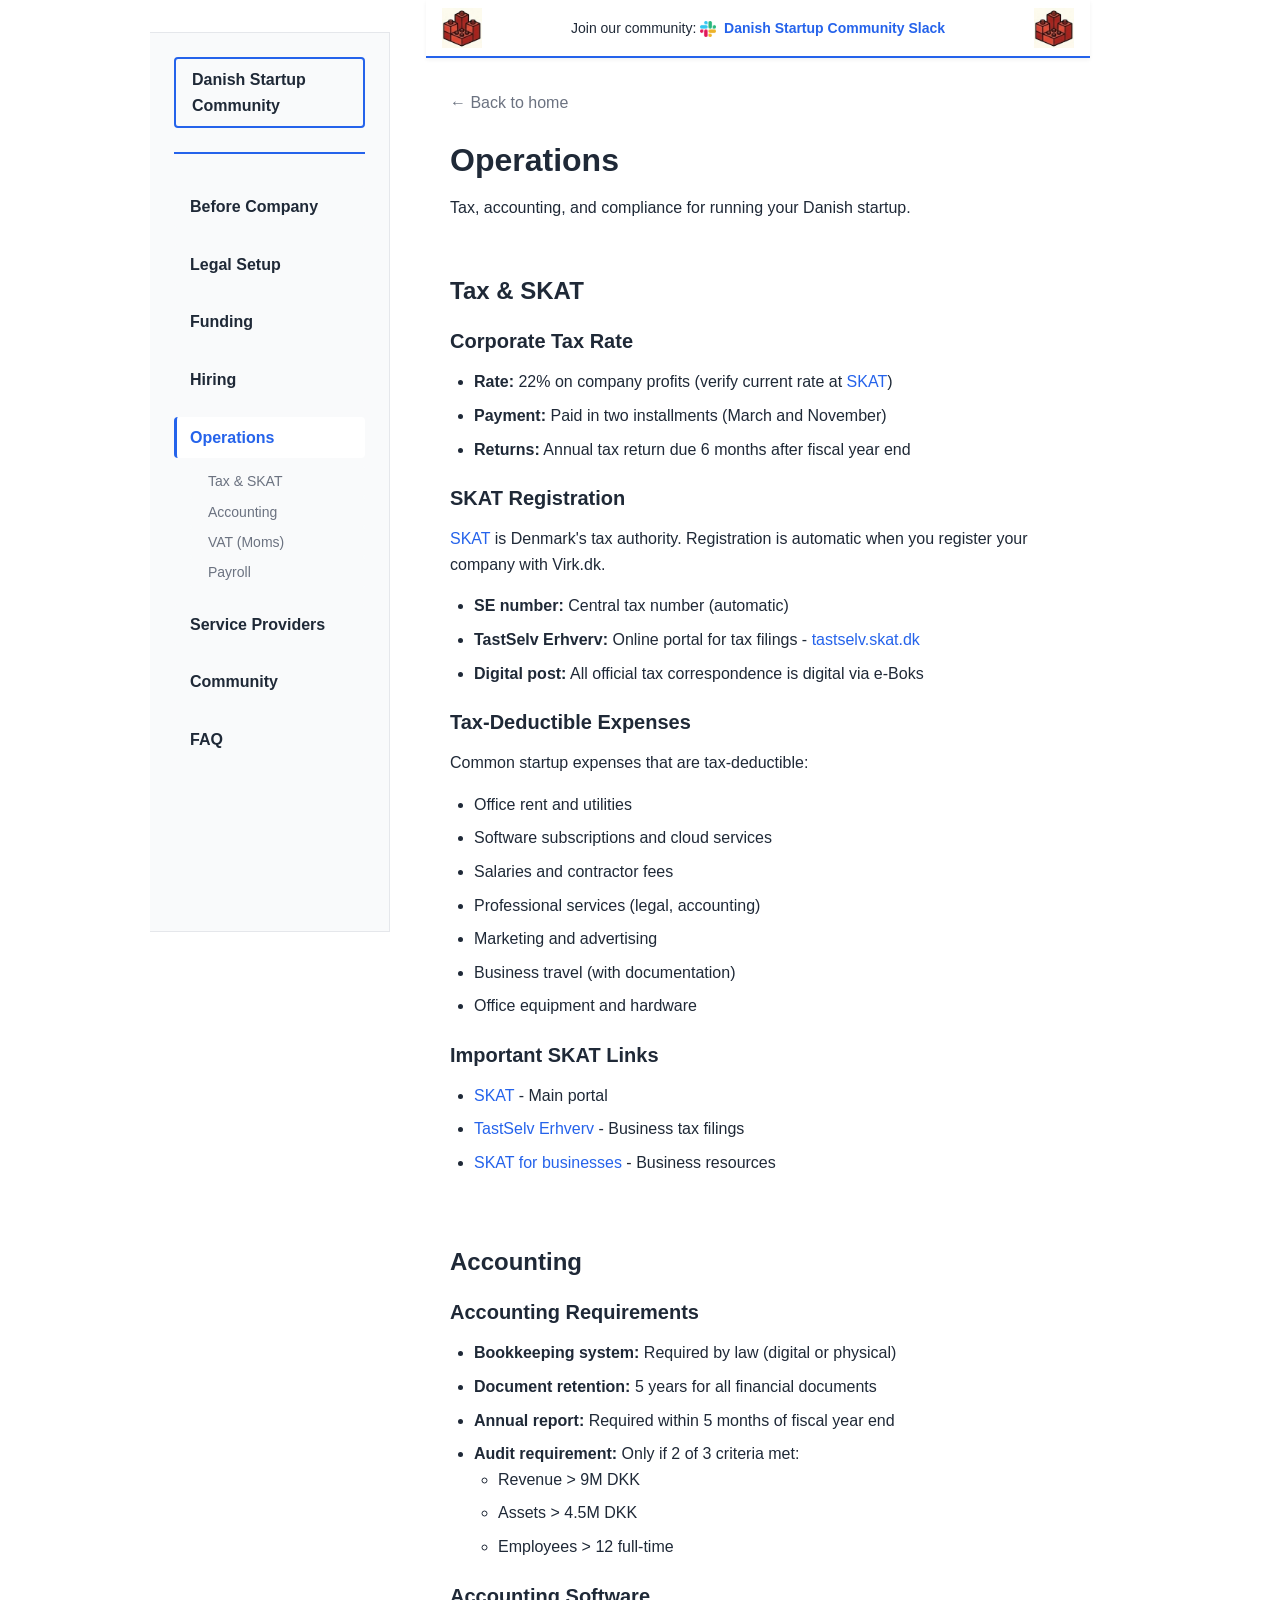
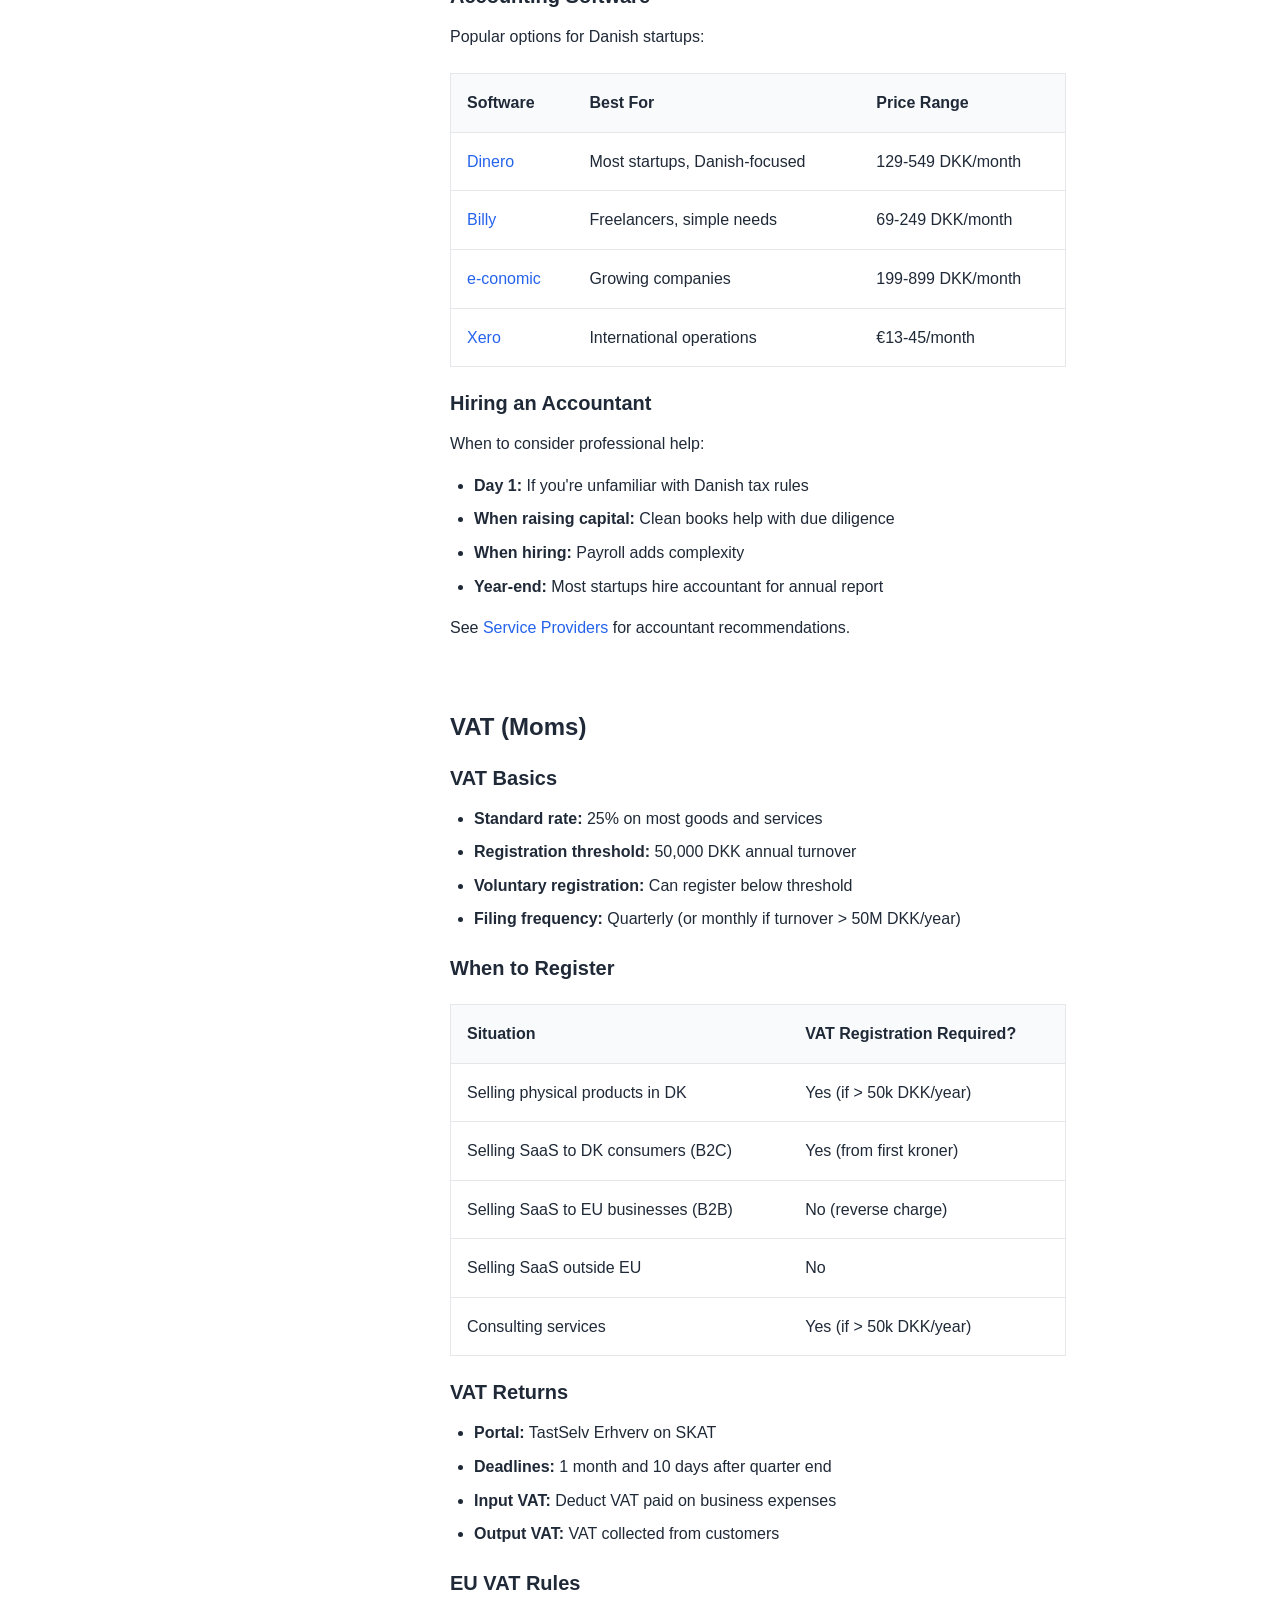
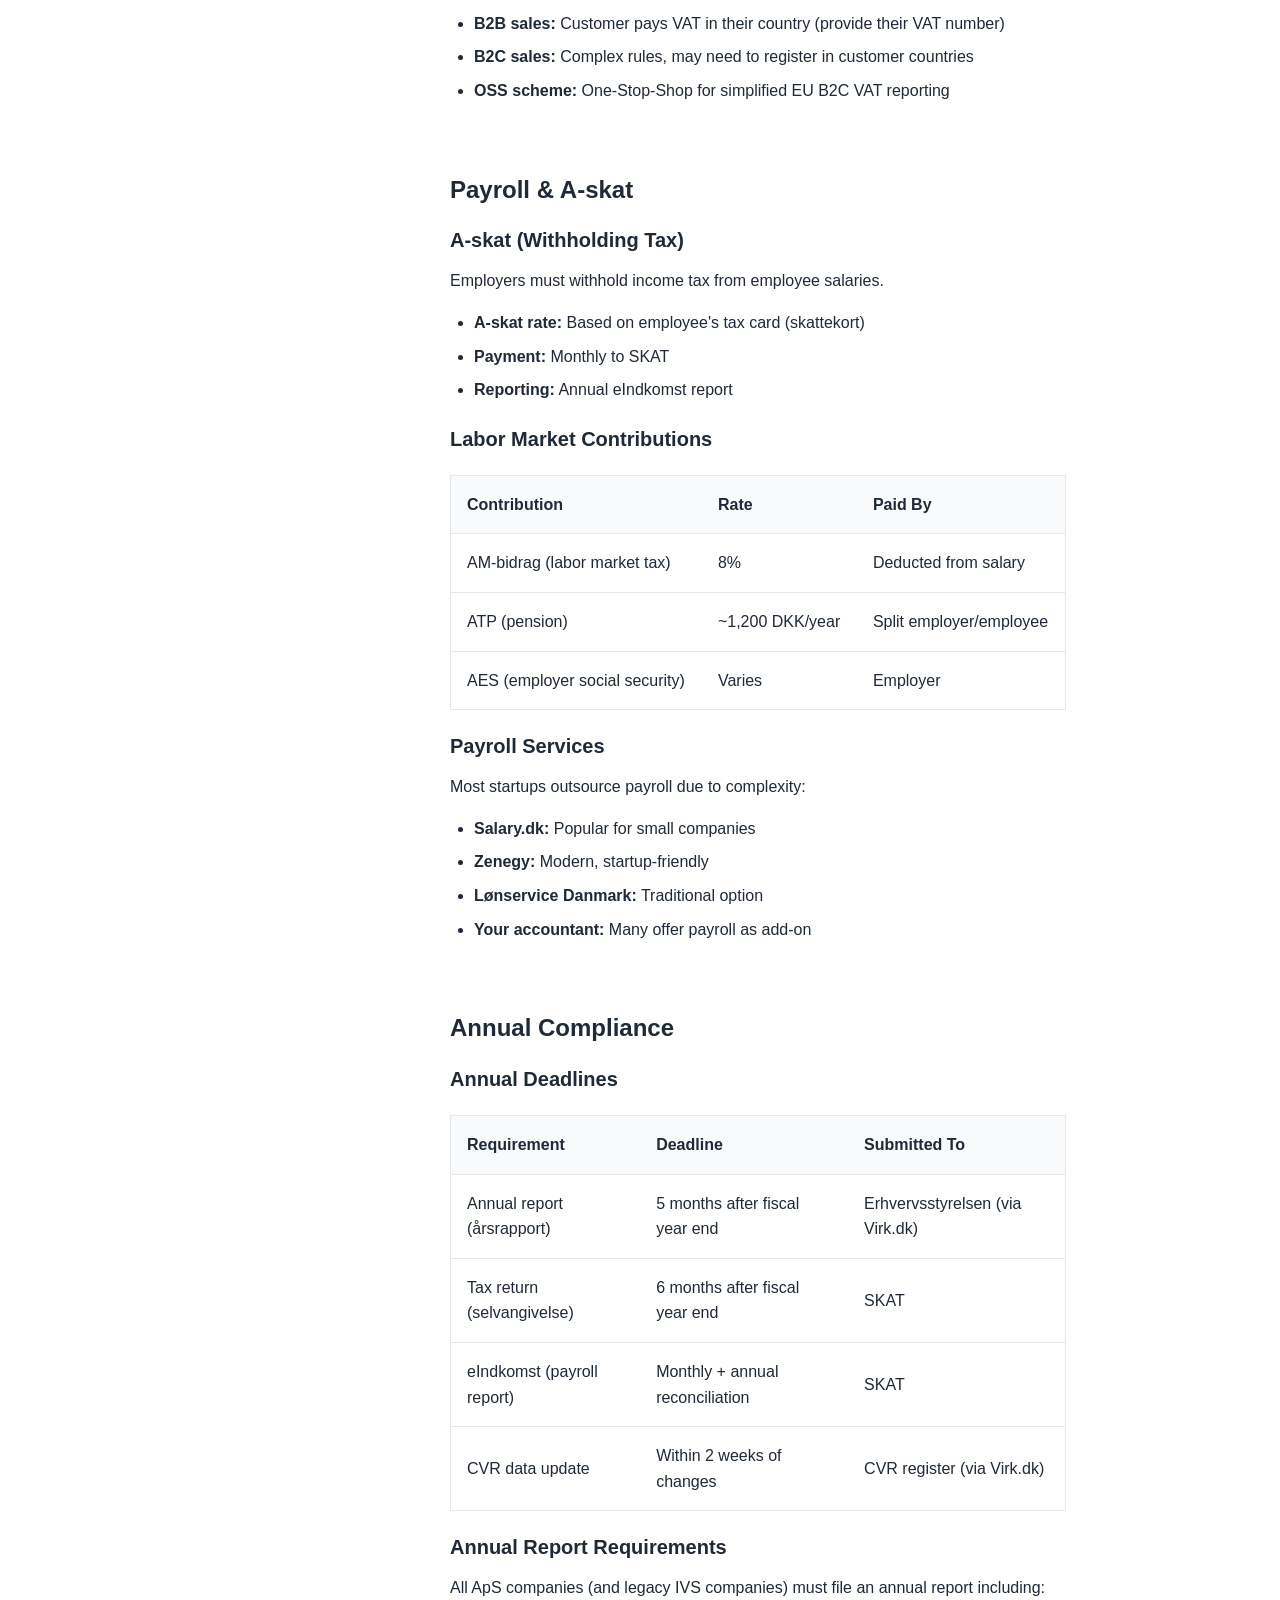
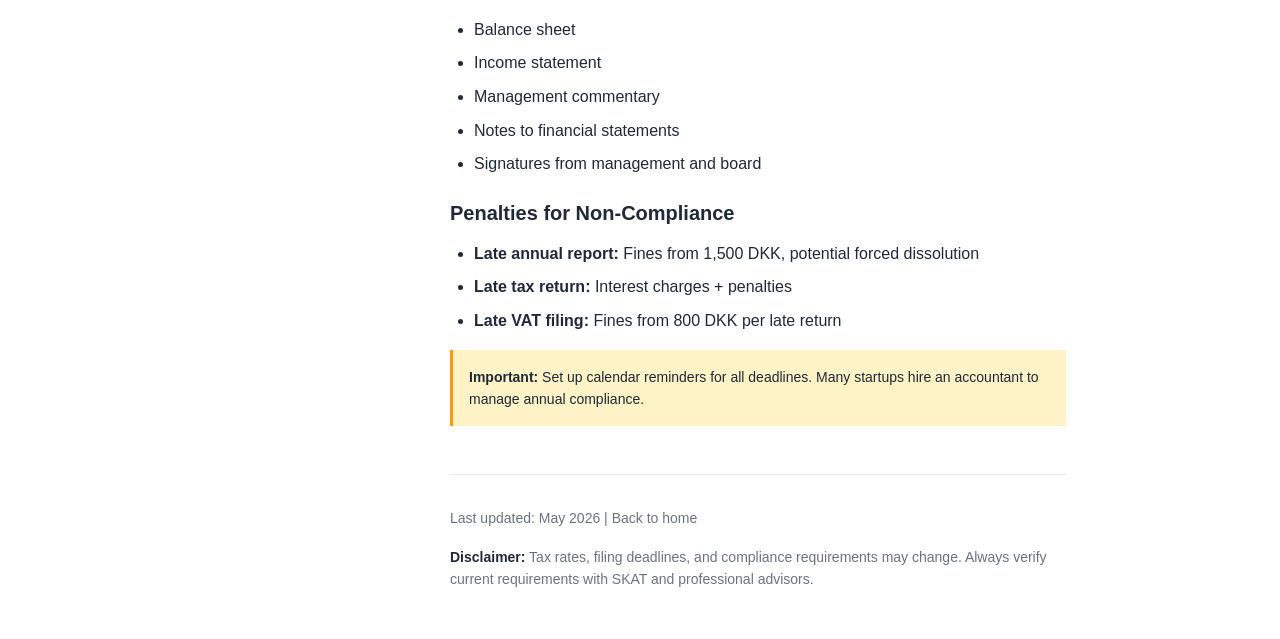
<file: operations.html>
<!DOCTYPE html>
<html lang="en">
<head>
  <meta charset="UTF-8">
  <meta name="viewport" content="width=device-width, initial-scale=1.0">
  <meta name="description" content="Tax, accounting, and compliance requirements for Danish startups.">
  <title>Operations - Danish Startup Community</title>
  <link rel="stylesheet" href="assets/css/style.css">
  <script src="assets/banner.js"></script>
  <script src="assets/navigation.js"></script>
</head>
<body>
  <a href="index.html" class="back-link">&larr; Back to home</a>

  <h1>Operations</h1>
  <p>Tax, accounting, and compliance for running your Danish startup.</p>

  <nav class="internal-nav">
    <ul>
      <li><a href="#tax-skat">Tax & SKAT</a></li>
      <li><a href="#accounting">Accounting</a></li>
      <li><a href="#vat">VAT (Moms)</a></li>
      <li><a href="#payroll">Payroll & A-skat</a></li>
      <li><a href="#compliance">Annual Compliance</a></li>
    </ul>
  </nav>

  <section id="tax-skat">
    <h2>Tax & SKAT</h2>

    <h3>Corporate Tax Rate</h3>
    <ul>
      <li><strong>Rate:</strong> 22% on company profits (verify current rate at <a href="https://skat.dk/erhverv/selskabsskat" target="_blank">SKAT</a>)</li>
      <li><strong>Payment:</strong> Paid in two installments (March and November)</li>
      <li><strong>Returns:</strong> Annual tax return due 6 months after fiscal year end</li>
    </ul>

    <h3>SKAT Registration</h3>
    <p><a href="https://skat.dk" target="_blank">SKAT</a> is Denmark's tax authority. Registration is automatic when you register your company with Virk.dk.</p>

    <ul>
      <li><strong>SE number:</strong> Central tax number (automatic)</li>
      <li><strong>TastSelv Erhverv:</strong> Online portal for tax filings - <a href="https://tastselv.skat.dk" target="_blank">tastselv.skat.dk</a></li>
      <li><strong>Digital post:</strong> All official tax correspondence is digital via e-Boks</li>
    </ul>

    <h3>Tax-Deductible Expenses</h3>
    <p>Common startup expenses that are tax-deductible:</p>
    <ul>
      <li>Office rent and utilities</li>
      <li>Software subscriptions and cloud services</li>
      <li>Salaries and contractor fees</li>
      <li>Professional services (legal, accounting)</li>
      <li>Marketing and advertising</li>
      <li>Business travel (with documentation)</li>
      <li>Office equipment and hardware</li>
    </ul>

    <h3>Important SKAT Links</h3>
    <ul>
      <li><a href="https://skat.dk" target="_blank">SKAT</a> - Main portal</li>
      <li><a href="https://tastselv.skat.dk" target="_blank">TastSelv Erhverv</a> - Business tax filings</li>
      <li><a href="https://skat.dk/erhverv" target="_blank">SKAT for businesses</a> - Business resources</li>
    </ul>
  </section>

  <section id="accounting">
    <h2>Accounting</h2>

    <h3>Accounting Requirements</h3>
    <ul>
      <li><strong>Bookkeeping system:</strong> Required by law (digital or physical)</li>
      <li><strong>Document retention:</strong> 5 years for all financial documents</li>
      <li><strong>Annual report:</strong> Required within 5 months of fiscal year end</li>
      <li><strong>Audit requirement:</strong> Only if 2 of 3 criteria met:
        <ul>
          <li>Revenue > 9M DKK</li>
          <li>Assets > 4.5M DKK</li>
          <li>Employees > 12 full-time</li>
        </ul>
      </li>
    </ul>

    <h3>Accounting Software</h3>
    <p>Popular options for Danish startups:</p>
    <table>
      <thead>
        <tr>
          <th>Software</th>
          <th>Best For</th>
          <th>Price Range</th>
        </tr>
      </thead>
      <tbody>
        <tr>
          <td><a href="https://dinero.dk" target="_blank">Dinero</a></td>
          <td>Most startups, Danish-focused</td>
          <td>129-549 DKK/month</td>
        </tr>
        <tr>
          <td><a href="https://billy.dk" target="_blank">Billy</a></td>
          <td>Freelancers, simple needs</td>
          <td>69-249 DKK/month</td>
        </tr>
        <tr>
          <td><a href="https://economic.dk" target="_blank">e-conomic</a></td>
          <td>Growing companies</td>
          <td>199-899 DKK/month</td>
        </tr>
        <tr>
          <td><a href="https://xero.com" target="_blank">Xero</a></td>
          <td>International operations</td>
          <td>€13-45/month</td>
        </tr>
      </tbody>
    </table>

    <h3>Hiring an Accountant</h3>
    <p>When to consider professional help:</p>
    <ul>
      <li><strong>Day 1:</strong> If you're unfamiliar with Danish tax rules</li>
      <li><strong>When raising capital:</strong> Clean books help with due diligence</li>
      <li><strong>When hiring:</strong> Payroll adds complexity</li>
      <li><strong>Year-end:</strong> Most startups hire accountant for annual report</li>
    </ul>
    <p>See <a href="providers.html#accountants">Service Providers</a> for accountant recommendations.</p>
  </section>

  <section id="vat">
    <h2>VAT (Moms)</h2>

    <h3>VAT Basics</h3>
    <ul>
      <li><strong>Standard rate:</strong> 25% on most goods and services</li>
      <li><strong>Registration threshold:</strong> 50,000 DKK annual turnover</li>
      <li><strong>Voluntary registration:</strong> Can register below threshold</li>
      <li><strong>Filing frequency:</strong> Quarterly (or monthly if turnover > 50M DKK/year)</li>
    </ul>

    <h3>When to Register</h3>
    <table>
      <thead>
        <tr>
          <th>Situation</th>
          <th>VAT Registration Required?</th>
        </tr>
      </thead>
      <tbody>
        <tr>
          <td>Selling physical products in DK</td>
          <td>Yes (if > 50k DKK/year)</td>
        </tr>
        <tr>
          <td>Selling SaaS to DK consumers (B2C)</td>
          <td>Yes (from first kroner)</td>
        </tr>
        <tr>
          <td>Selling SaaS to EU businesses (B2B)</td>
          <td>No (reverse charge)</td>
        </tr>
        <tr>
          <td>Selling SaaS outside EU</td>
          <td>No</td>
        </tr>
        <tr>
          <td>Consulting services</td>
          <td>Yes (if > 50k DKK/year)</td>
        </tr>
      </tbody>
    </table>

    <h3>VAT Returns</h3>
    <ul>
      <li><strong>Portal:</strong> TastSelv Erhverv on SKAT</li>
      <li><strong>Deadlines:</strong> 1 month and 10 days after quarter end</li>
      <li><strong>Input VAT:</strong> Deduct VAT paid on business expenses</li>
      <li><strong>Output VAT:</strong> VAT collected from customers</li>
    </ul>

    <h3>EU VAT Rules</h3>
    <ul>
      <li><strong>B2B sales:</strong> Customer pays VAT in their country (provide their VAT number)</li>
      <li><strong>B2C sales:</strong> Complex rules, may need to register in customer countries</li>
      <li><strong>OSS scheme:</strong> One-Stop-Shop for simplified EU B2C VAT reporting</li>
    </ul>
  </section>

  <section id="payroll">
    <h2>Payroll & A-skat</h2>

    <h3>A-skat (Withholding Tax)</h3>
    <p>Employers must withhold income tax from employee salaries.</p>
    <ul>
      <li><strong>A-skat rate:</strong> Based on employee's tax card (skattekort)</li>
      <li><strong>Payment:</strong> Monthly to SKAT</li>
      <li><strong>Reporting:</strong> Annual eIndkomst report</li>
    </ul>

    <h3>Labor Market Contributions</h3>
    <table>
      <thead>
        <tr>
          <th>Contribution</th>
          <th>Rate</th>
          <th>Paid By</th>
        </tr>
      </thead>
      <tbody>
        <tr>
          <td>AM-bidrag (labor market tax)</td>
          <td>8%</td>
          <td>Deducted from salary</td>
        </tr>
        <tr>
          <td>ATP (pension)</td>
          <td>~1,200 DKK/year</td>
          <td>Split employer/employee</td>
        </tr>
        <tr>
          <td>AES (employer social security)</td>
          <td>Varies</td>
          <td>Employer</td>
        </tr>
      </tbody>
    </table>

    <h3>Payroll Services</h3>
    <p>Most startups outsource payroll due to complexity:</p>
    <ul>
      <li><strong>Salary.dk:</strong> Popular for small companies</li>
      <li><strong>Zenegy:</strong> Modern, startup-friendly</li>
      <li><strong>Lønservice Danmark:</strong> Traditional option</li>
      <li><strong>Your accountant:</strong> Many offer payroll as add-on</li>
    </ul>
  </section>

  <section id="compliance">
    <h2>Annual Compliance</h2>

    <h3>Annual Deadlines</h3>
    <table>
      <thead>
        <tr>
          <th>Requirement</th>
          <th>Deadline</th>
          <th>Submitted To</th>
        </tr>
      </thead>
      <tbody>
        <tr>
          <td>Annual report (årsrapport)</td>
          <td>5 months after fiscal year end</td>
          <td>Erhvervsstyrelsen (via Virk.dk)</td>
        </tr>
        <tr>
          <td>Tax return (selvangivelse)</td>
          <td>6 months after fiscal year end</td>
          <td>SKAT</td>
        </tr>
        <tr>
          <td>eIndkomst (payroll report)</td>
          <td>Monthly + annual reconciliation</td>
          <td>SKAT</td>
        </tr>
        <tr>
          <td>CVR data update</td>
          <td>Within 2 weeks of changes</td>
          <td>CVR register (via Virk.dk)</td>
        </tr>
      </tbody>
    </table>

    <h3>Annual Report Requirements</h3>
    <p>All ApS companies (and legacy IVS companies) must file an annual report including:</p>
    <ul>
      <li>Balance sheet</li>
      <li>Income statement</li>
      <li>Management commentary</li>
      <li>Notes to financial statements</li>
      <li>Signatures from management and board</li>
    </ul>

    <h3>Penalties for Non-Compliance</h3>
    <ul>
      <li><strong>Late annual report:</strong> Fines from 1,500 DKK, potential forced dissolution</li>
      <li><strong>Late tax return:</strong> Interest charges + penalties</li>
      <li><strong>Late VAT filing:</strong> Fines from 800 DKK per late return</li>
    </ul>

    <p class="warning"><strong>Important:</strong> Set up calendar reminders for all deadlines. Many startups hire an accountant to manage annual compliance.</p>
  </section>

  <footer>
    <p>Last updated: May 2026 | <a href="index.html">Back to home</a></p>
    <p><strong>Disclaimer:</strong> Tax rates, filing deadlines, and compliance requirements may change. Always verify current requirements with <a href="https://skat.dk" target="_blank">SKAT</a> and professional advisors.</p>
  </footer>
</body>
</html>
</file>
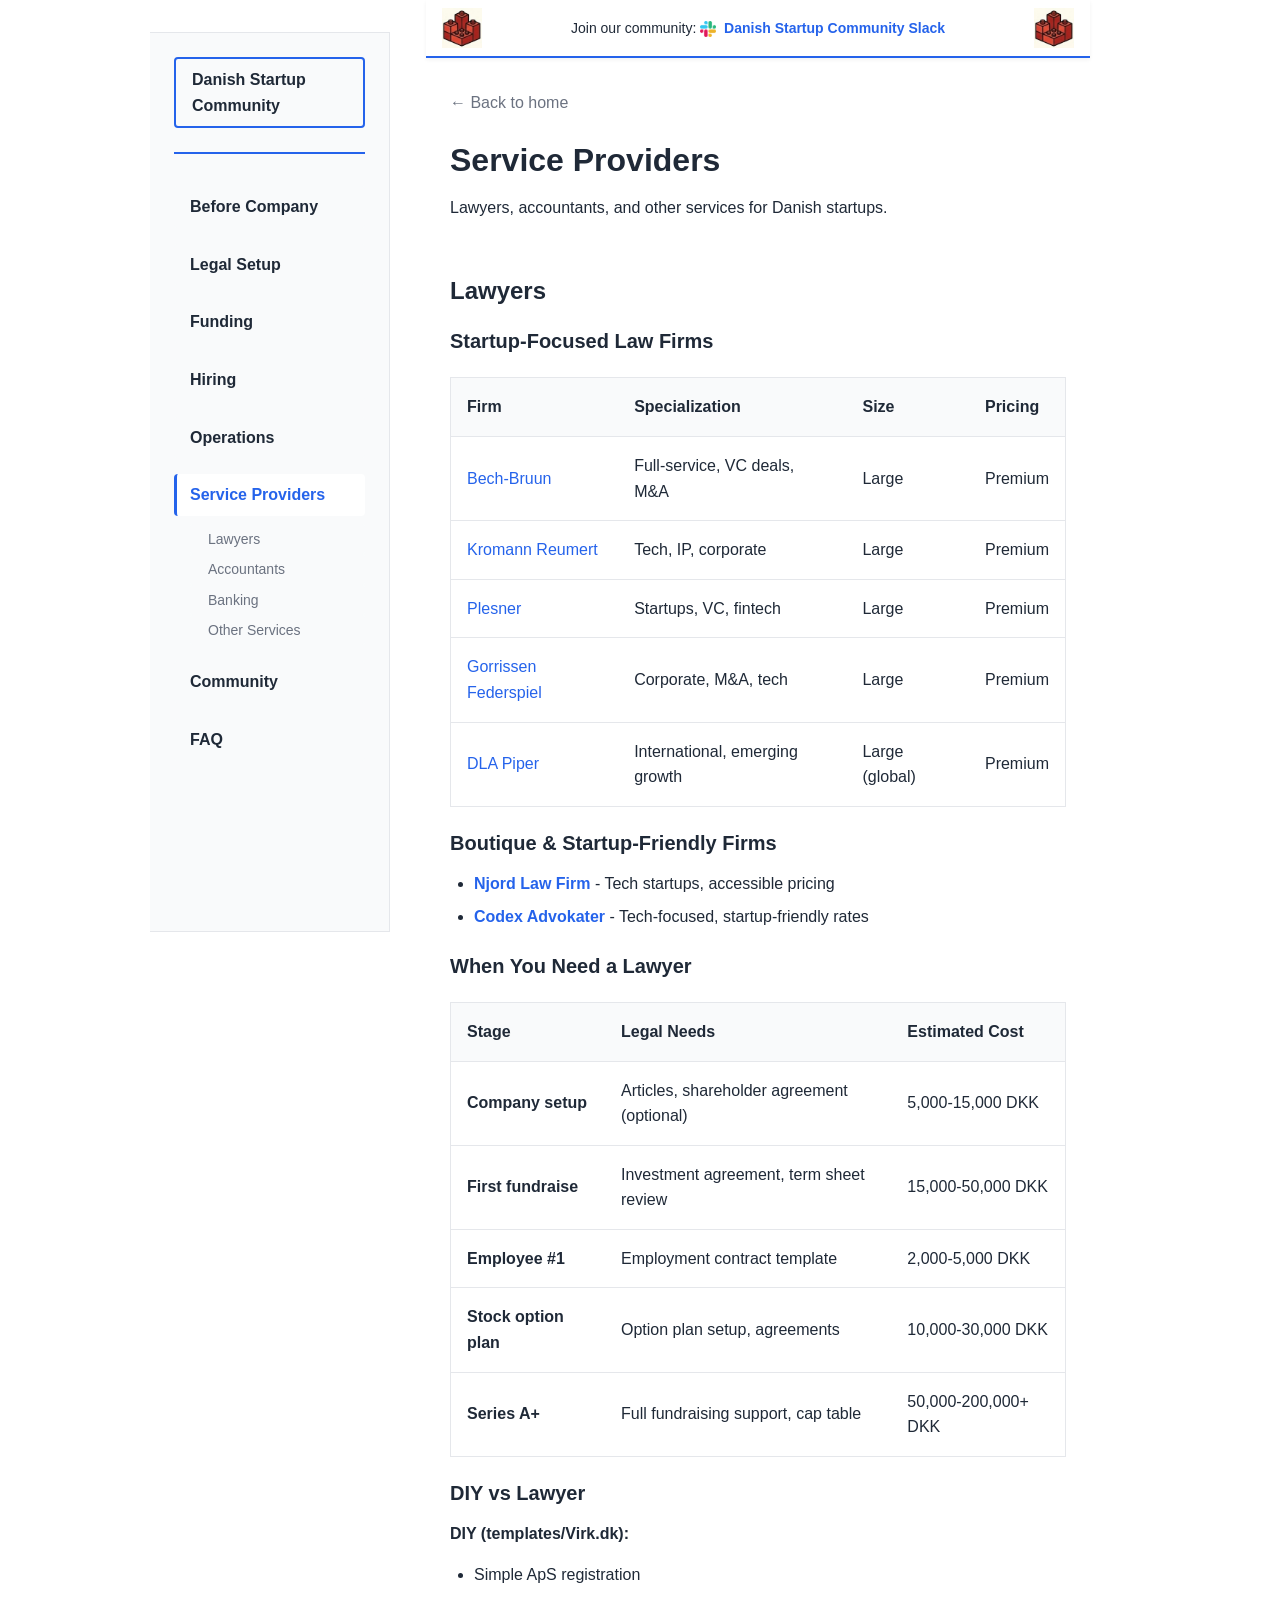
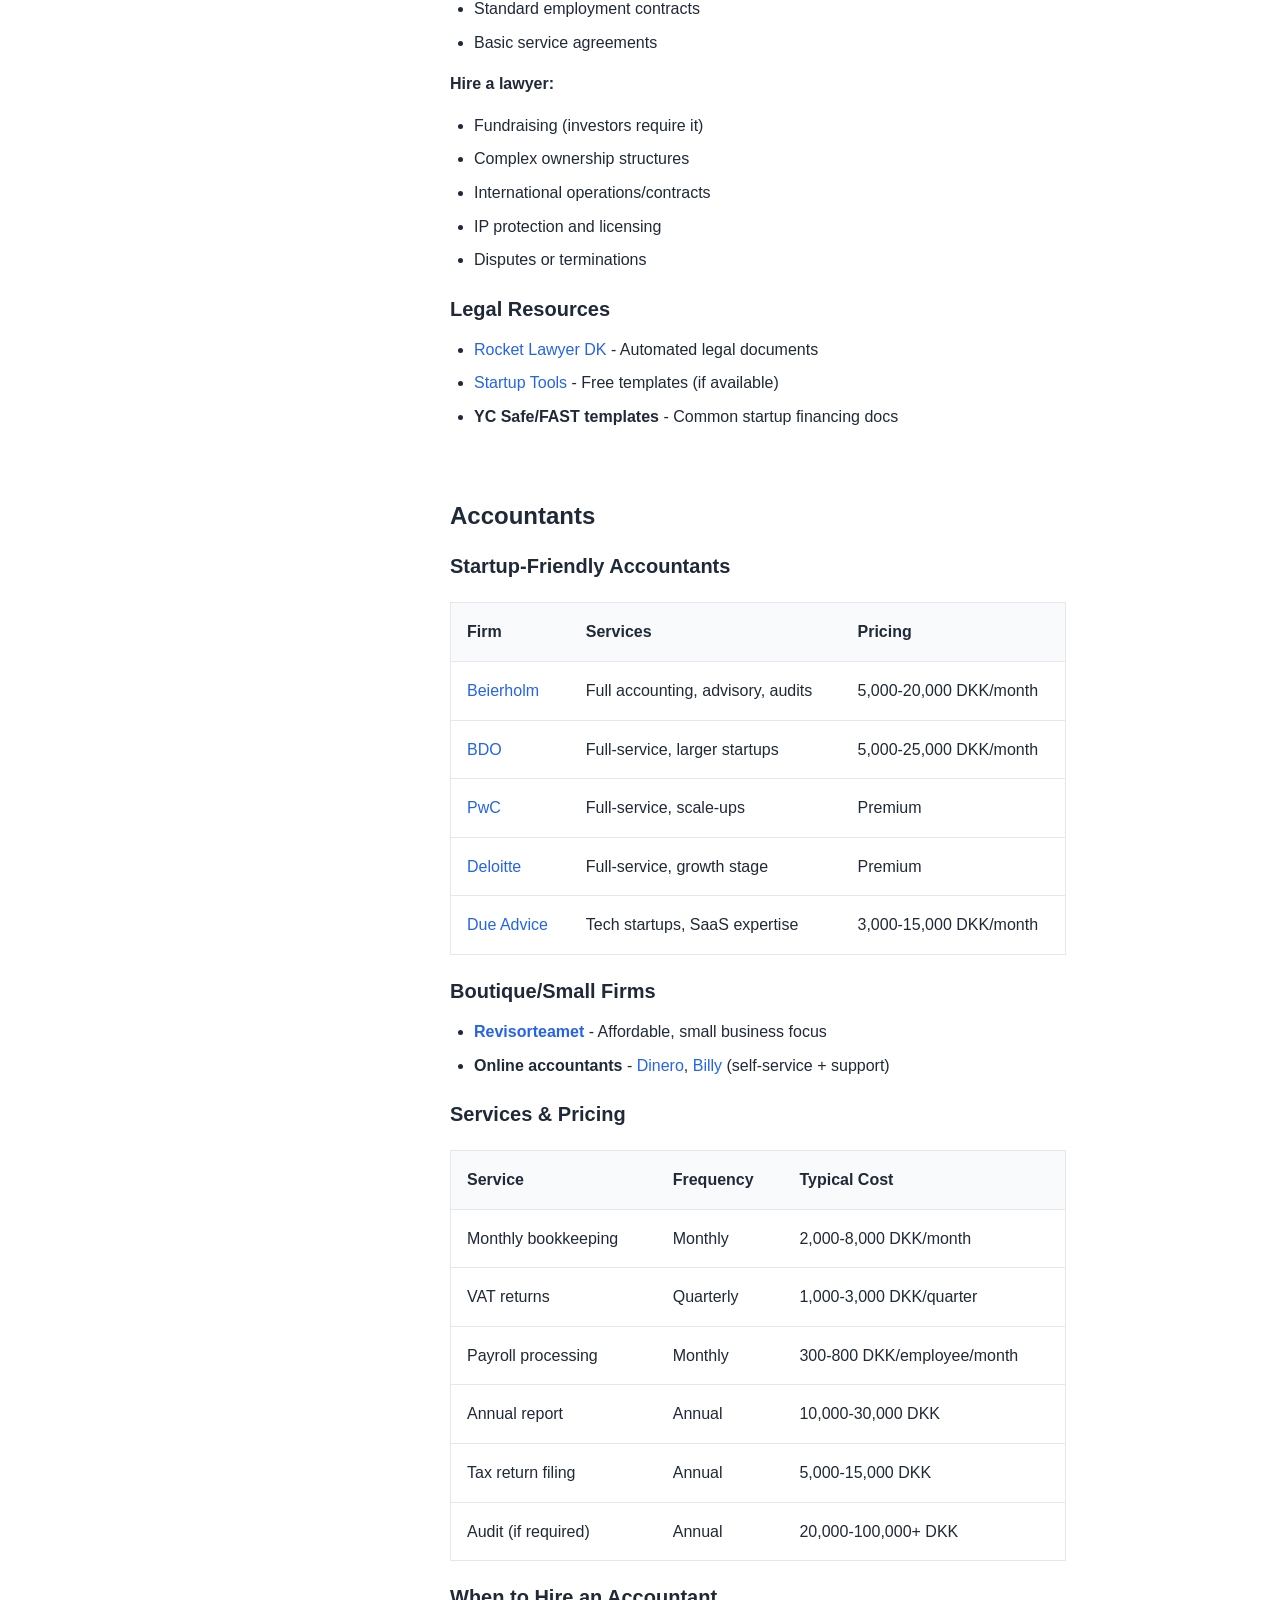
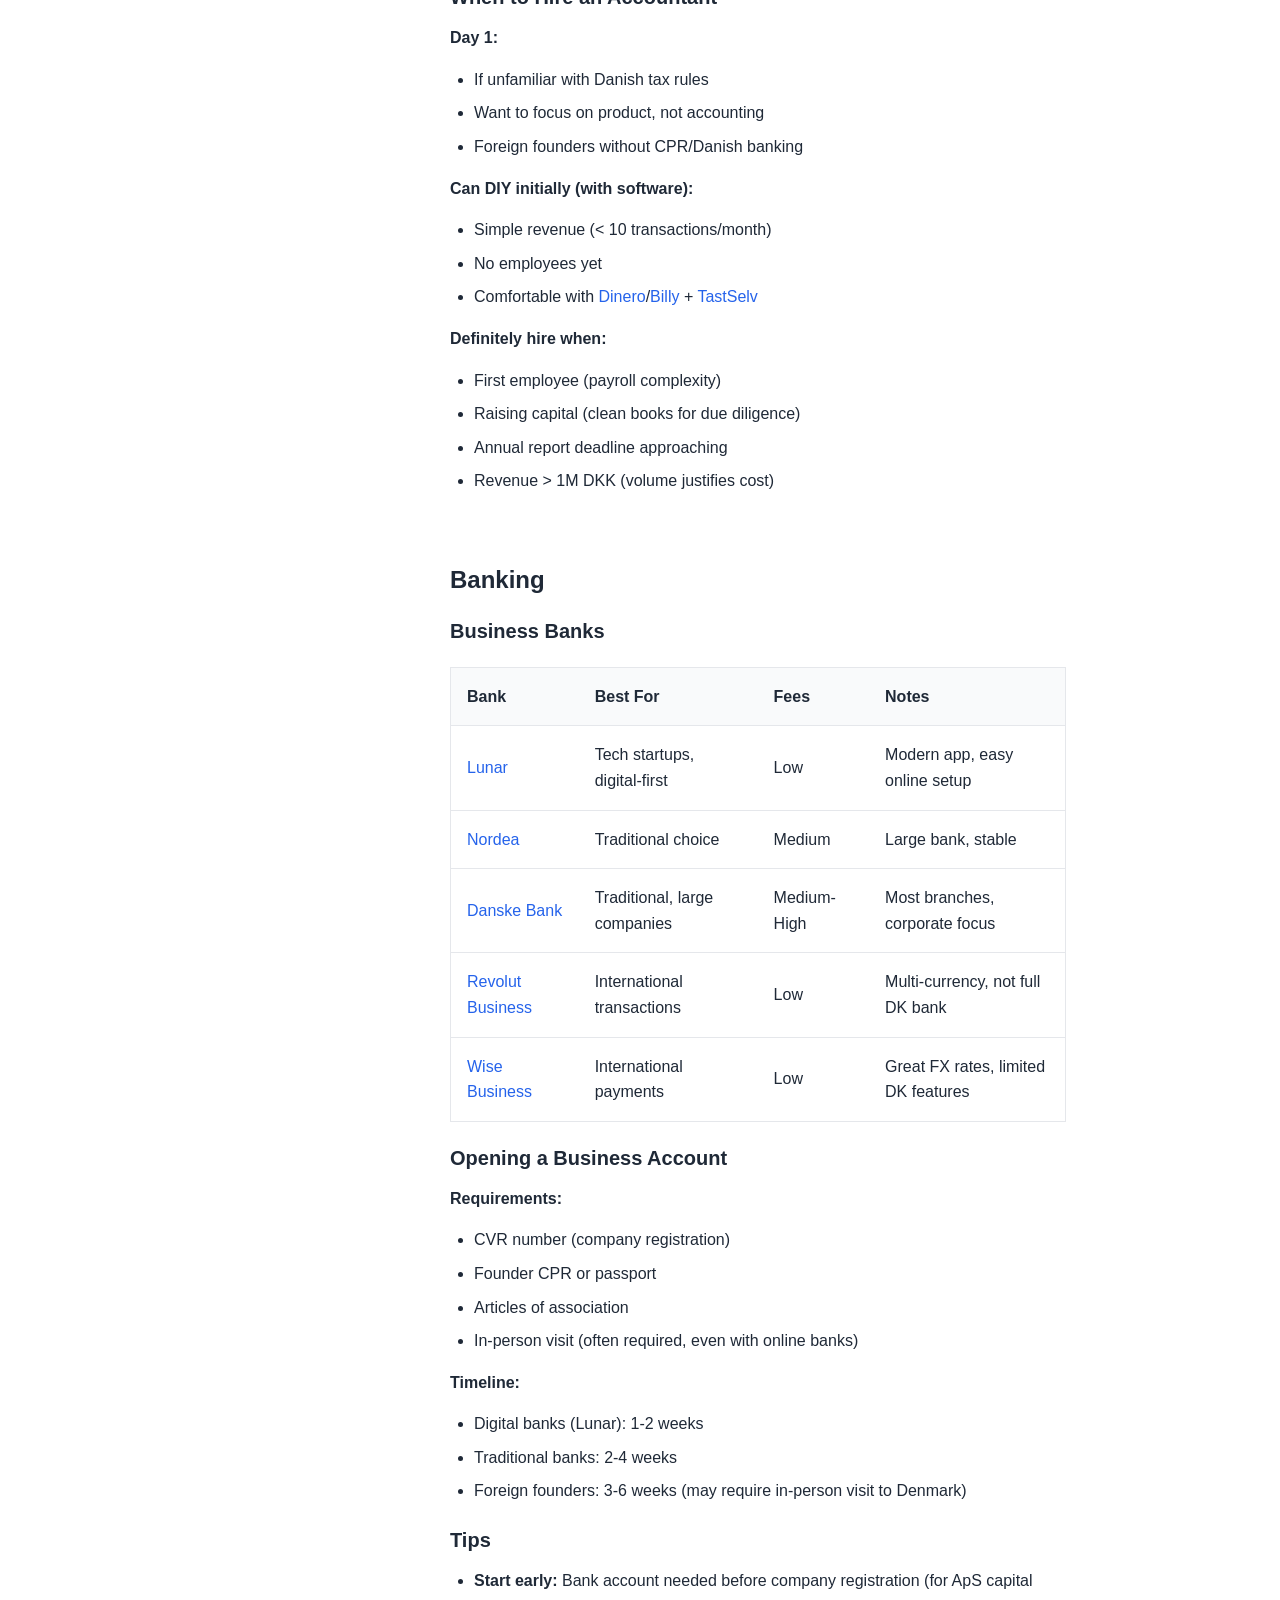
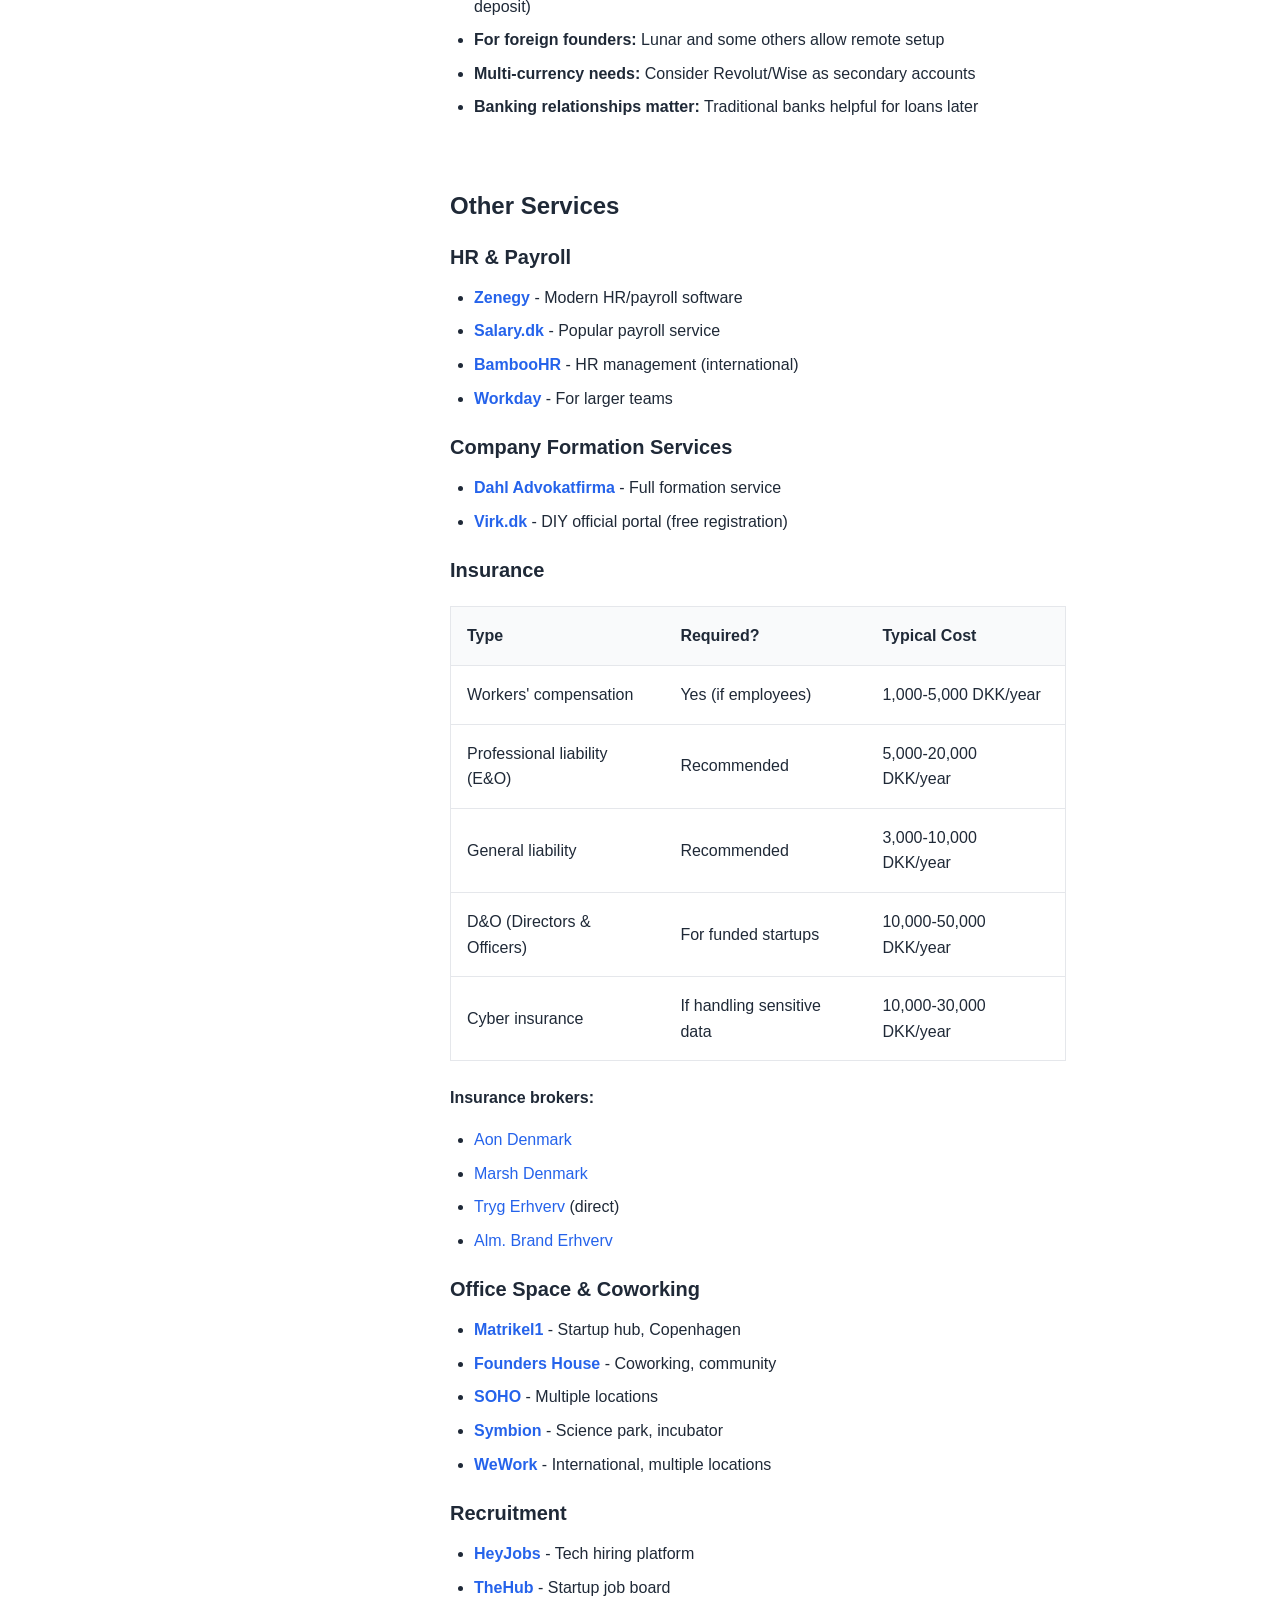
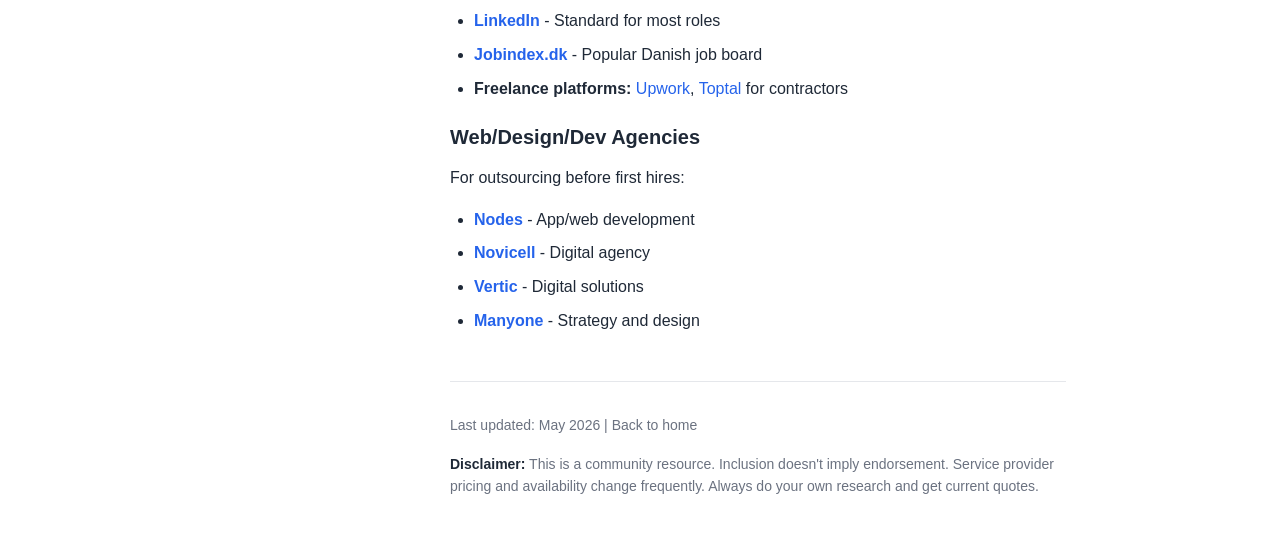
<file: providers.html>
<!DOCTYPE html>
<html lang="en">
<head>
  <meta charset="UTF-8">
  <meta name="viewport" content="width=device-width, initial-scale=1.0">
  <meta name="description" content="Service providers for Danish startups: lawyers, accountants, and other professional services.">
  <title>Service Providers - Danish Startup Community</title>
  <link rel="stylesheet" href="assets/css/style.css">
  <script src="assets/banner.js"></script>
  <script src="assets/navigation.js"></script>
</head>
<body>
  <a href="index.html" class="back-link">&larr; Back to home</a>

  <h1>Service Providers</h1>
  <p>Lawyers, accountants, and other services for Danish startups.</p>

  <nav class="internal-nav">
    <ul>
      <li><a href="#lawyers">Lawyers</a></li>
      <li><a href="#accountants">Accountants</a></li>
      <li><a href="#banking">Banking</a></li>
      <li><a href="#other-services">Other Services</a></li>
    </ul>
  </nav>

  <section id="lawyers">
    <h2>Lawyers</h2>

    <h3>Startup-Focused Law Firms</h3>
    <table>
      <thead>
        <tr>
          <th>Firm</th>
          <th>Specialization</th>
          <th>Size</th>
          <th>Pricing</th>
        </tr>
      </thead>
      <tbody>
        <tr>
          <td><a href="https://bechbruun.com" target="_blank">Bech-Bruun</a></td>
          <td>Full-service, VC deals, M&A</td>
          <td>Large</td>
          <td>Premium</td>
        </tr>
        <tr>
          <td><a href="https://kromannreumert.com" target="_blank">Kromann Reumert</a></td>
          <td>Tech, IP, corporate</td>
          <td>Large</td>
          <td>Premium</td>
        </tr>
        <tr>
          <td><a href="https://plesner.com" target="_blank">Plesner</a></td>
          <td>Startups, VC, fintech</td>
          <td>Large</td>
          <td>Premium</td>
        </tr>
        <tr>
          <td><a href="https://gorrissenfederspiel.com" target="_blank">Gorrissen Federspiel</a></td>
          <td>Corporate, M&A, tech</td>
          <td>Large</td>
          <td>Premium</td>
        </tr>
        <tr>
          <td><a href="https://dlapiper.com" target="_blank">DLA Piper</a></td>
          <td>International, emerging growth</td>
          <td>Large (global)</td>
          <td>Premium</td>
        </tr>
      </tbody>
    </table>

    <h3>Boutique & Startup-Friendly Firms</h3>
    <ul>
      <li><strong><a href="https://www.njordlaw.com" target="_blank">Njord Law Firm</a></strong> - Tech startups, accessible pricing</li>
      <li><strong><a href="https://www.codexlaw.dk" target="_blank">Codex Advokater</a></strong> - Tech-focused, startup-friendly rates</li>
    </ul>

    <h3>When You Need a Lawyer</h3>
    <table>
      <thead>
        <tr>
          <th>Stage</th>
          <th>Legal Needs</th>
          <th>Estimated Cost</th>
        </tr>
      </thead>
      <tbody>
        <tr>
          <td><strong>Company setup</strong></td>
          <td>Articles, shareholder agreement (optional)</td>
          <td>5,000-15,000 DKK</td>
        </tr>
        <tr>
          <td><strong>First fundraise</strong></td>
          <td>Investment agreement, term sheet review</td>
          <td>15,000-50,000 DKK</td>
        </tr>
        <tr>
          <td><strong>Employee #1</strong></td>
          <td>Employment contract template</td>
          <td>2,000-5,000 DKK</td>
        </tr>
        <tr>
          <td><strong>Stock option plan</strong></td>
          <td>Option plan setup, agreements</td>
          <td>10,000-30,000 DKK</td>
        </tr>
        <tr>
          <td><strong>Series A+</strong></td>
          <td>Full fundraising support, cap table</td>
          <td>50,000-200,000+ DKK</td>
        </tr>
      </tbody>
    </table>

    <h3>DIY vs Lawyer</h3>
    <p><strong>DIY (templates/Virk.dk):</strong></p>
    <ul>
      <li>Simple ApS registration</li>
      <li>Standard employment contracts</li>
      <li>Basic service agreements</li>
    </ul>

    <p><strong>Hire a lawyer:</strong></p>
    <ul>
      <li>Fundraising (investors require it)</li>
      <li>Complex ownership structures</li>
      <li>International operations/contracts</li>
      <li>IP protection and licensing</li>
      <li>Disputes or terminations</li>
    </ul>

    <h3>Legal Resources</h3>
    <ul>
      <li><a href="https://rocketlawyer.com/dk" target="_blank">Rocket Lawyer DK</a> - Automated legal documents</li>
      <li><a href="https://www.startuptools.dk" target="_blank">Startup Tools</a> - Free templates (if available)</li>
      <li><a href="https://www.ycombinator.com/documents" target="_blank"><strong>YC Safe/FAST templates</strong></a> - Common startup financing docs</li>
    </ul>
  </section>

  <section id="accountants">
    <h2>Accountants</h2>

    <h3>Startup-Friendly Accountants</h3>
    <table>
      <thead>
        <tr>
          <th>Firm</th>
          <th>Services</th>
          <th>Pricing</th>
        </tr>
      </thead>
      <tbody>
        <tr>
          <td><a href="https://beierholm.dk" target="_blank">Beierholm</a></td>
          <td>Full accounting, advisory, audits</td>
          <td>5,000-20,000 DKK/month</td>
        </tr>
        <tr>
          <td><a href="https://bdo.dk" target="_blank">BDO</a></td>
          <td>Full-service, larger startups</td>
          <td>5,000-25,000 DKK/month</td>
        </tr>
        <tr>
          <td><a href="https://pwc.dk" target="_blank">PwC</a></td>
          <td>Full-service, scale-ups</td>
          <td>Premium</td>
        </tr>
        <tr>
          <td><a href="https://deloitte.dk" target="_blank">Deloitte</a></td>
          <td>Full-service, growth stage</td>
          <td>Premium</td>
        </tr>
        <tr>
          <td><a href="https://dueadvice.dk" target="_blank">Due Advice</a></td>
          <td>Tech startups, SaaS expertise</td>
          <td>3,000-15,000 DKK/month</td>
        </tr>
      </tbody>
    </table>

    <h3>Boutique/Small Firms</h3>
    <ul>
      <li><strong><a href="https://www.revisorteamet.dk" target="_blank">Revisorteamet</a></strong> - Affordable, small business focus</li>
      <li><strong>Online accountants</strong> - <a href="https://dinero.dk" target="_blank">Dinero</a>, <a href="https://www.billy.dk" target="_blank">Billy</a> (self-service + support)</li>
    </ul>

    <h3>Services & Pricing</h3>
    <table>
      <thead>
        <tr>
          <th>Service</th>
          <th>Frequency</th>
          <th>Typical Cost</th>
        </tr>
      </thead>
      <tbody>
        <tr>
          <td>Monthly bookkeeping</td>
          <td>Monthly</td>
          <td>2,000-8,000 DKK/month</td>
        </tr>
        <tr>
          <td>VAT returns</td>
          <td>Quarterly</td>
          <td>1,000-3,000 DKK/quarter</td>
        </tr>
        <tr>
          <td>Payroll processing</td>
          <td>Monthly</td>
          <td>300-800 DKK/employee/month</td>
        </tr>
        <tr>
          <td>Annual report</td>
          <td>Annual</td>
          <td>10,000-30,000 DKK</td>
        </tr>
        <tr>
          <td>Tax return filing</td>
          <td>Annual</td>
          <td>5,000-15,000 DKK</td>
        </tr>
        <tr>
          <td>Audit (if required)</td>
          <td>Annual</td>
          <td>20,000-100,000+ DKK</td>
        </tr>
      </tbody>
    </table>

    <h3>When to Hire an Accountant</h3>
    <p><strong>Day 1:</strong></p>
    <ul>
      <li>If unfamiliar with Danish tax rules</li>
      <li>Want to focus on product, not accounting</li>
      <li>Foreign founders without CPR/Danish banking</li>
    </ul>

    <p><strong>Can DIY initially (with software):</strong></p>
    <ul>
      <li>Simple revenue (< 10 transactions/month)</li>
      <li>No employees yet</li>
      <li>Comfortable with <a href="https://dinero.dk" target="_blank">Dinero</a>/<a href="https://www.billy.dk" target="_blank">Billy</a> + <a href="https://www.tastselv.skat.dk" target="_blank">TastSelv</a></li>
    </ul>

    <p><strong>Definitely hire when:</strong></p>
    <ul>
      <li>First employee (payroll complexity)</li>
      <li>Raising capital (clean books for due diligence)</li>
      <li>Annual report deadline approaching</li>
      <li>Revenue > 1M DKK (volume justifies cost)</li>
    </ul>
  </section>

  <section id="banking">
    <h2>Banking</h2>

    <h3>Business Banks</h3>
    <table>
      <thead>
        <tr>
          <th>Bank</th>
          <th>Best For</th>
          <th>Fees</th>
          <th>Notes</th>
        </tr>
      </thead>
      <tbody>
        <tr>
          <td><a href="https://lunar.app" target="_blank">Lunar</a></td>
          <td>Tech startups, digital-first</td>
          <td>Low</td>
          <td>Modern app, easy online setup</td>
        </tr>
        <tr>
          <td><a href="https://nordea.dk" target="_blank">Nordea</a></td>
          <td>Traditional choice</td>
          <td>Medium</td>
          <td>Large bank, stable</td>
        </tr>
        <tr>
          <td><a href="https://danskebank.dk" target="_blank">Danske Bank</a></td>
          <td>Traditional, large companies</td>
          <td>Medium-High</td>
          <td>Most branches, corporate focus</td>
        </tr>
        <tr>
          <td><a href="https://revolut.com" target="_blank">Revolut Business</a></td>
          <td>International transactions</td>
          <td>Low</td>
          <td>Multi-currency, not full DK bank</td>
        </tr>
        <tr>
          <td><a href="https://wise.com" target="_blank">Wise Business</a></td>
          <td>International payments</td>
          <td>Low</td>
          <td>Great FX rates, limited DK features</td>
        </tr>
      </tbody>
    </table>

    <h3>Opening a Business Account</h3>
    <p><strong>Requirements:</strong></p>
    <ul>
      <li>CVR number (company registration)</li>
      <li>Founder CPR or passport</li>
      <li>Articles of association</li>
      <li>In-person visit (often required, even with online banks)</li>
    </ul>

    <p><strong>Timeline:</strong></p>
    <ul>
      <li>Digital banks (Lunar): 1-2 weeks</li>
      <li>Traditional banks: 2-4 weeks</li>
      <li>Foreign founders: 3-6 weeks (may require in-person visit to Denmark)</li>
    </ul>

    <h3>Tips</h3>
    <ul>
      <li><strong>Start early:</strong> Bank account needed before company registration (for ApS capital deposit)</li>
      <li><strong>For foreign founders:</strong> Lunar and some others allow remote setup</li>
      <li><strong>Multi-currency needs:</strong> Consider Revolut/Wise as secondary accounts</li>
      <li><strong>Banking relationships matter:</strong> Traditional banks helpful for loans later</li>
    </ul>
  </section>

  <section id="other-services">
    <h2>Other Services</h2>

    <h3>HR & Payroll</h3>
    <ul>
      <li><strong><a href="https://zenegy.com" target="_blank">Zenegy</a></strong> - Modern HR/payroll software</li>
      <li><strong><a href="https://salary.dk" target="_blank">Salary.dk</a></strong> - Popular payroll service</li>
      <li><strong><a href="https://www.bamboohr.com" target="_blank">BambooHR</a></strong> - HR management (international)</li>
      <li><strong><a href="https://www.workday.com" target="_blank">Workday</a></strong> - For larger teams</li>
    </ul>

    <h3>Company Formation Services</h3>
    <ul>
      <li><strong><a href="https://www.dahllaw.dk" target="_blank">Dahl Advokatfirma</a></strong> - Full formation service</li>
      <li><strong><a href="https://businessindenmark.virk.dk" target="_blank">Virk.dk</a></strong> - DIY official portal (free registration)</li>
    </ul>

    <h3>Insurance</h3>
    <table>
      <thead>
        <tr>
          <th>Type</th>
          <th>Required?</th>
          <th>Typical Cost</th>
        </tr>
      </thead>
      <tbody>
        <tr>
          <td>Workers' compensation</td>
          <td>Yes (if employees)</td>
          <td>1,000-5,000 DKK/year</td>
        </tr>
        <tr>
          <td>Professional liability (E&O)</td>
          <td>Recommended</td>
          <td>5,000-20,000 DKK/year</td>
        </tr>
        <tr>
          <td>General liability</td>
          <td>Recommended</td>
          <td>3,000-10,000 DKK/year</td>
        </tr>
        <tr>
          <td>D&O (Directors & Officers)</td>
          <td>For funded startups</td>
          <td>10,000-50,000 DKK/year</td>
        </tr>
        <tr>
          <td>Cyber insurance</td>
          <td>If handling sensitive data</td>
          <td>10,000-30,000 DKK/year</td>
        </tr>
      </tbody>
    </table>

    <p><strong>Insurance brokers:</strong></p>
    <ul>
      <li><a href="https://www.aon.com/denmark" target="_blank">Aon Denmark</a></li>
      <li><a href="https://www.marsh.com/da-dk/locations/denmark.html" target="_blank">Marsh Denmark</a></li>
      <li><a href="https://tryg.dk/erhverv" target="_blank">Tryg Erhverv</a> (direct)</li>
      <li><a href="https://www.almbrand.dk" target="_blank">Alm. Brand Erhverv</a></li>
    </ul>

    <h3>Office Space & Coworking</h3>
    <ul>
      <li><strong><a href="https://matrikel1.com" target="_blank">Matrikel1</a></strong> - Startup hub, Copenhagen</li>
      <li><strong><a href="https://foundershouse.dk" target="_blank">Founders House</a></strong> - Coworking, community</li>
      <li><strong><a href="https://soho.dk" target="_blank">SOHO</a></strong> - Multiple locations</li>
      <li><strong><a href="https://symbion.dk" target="_blank">Symbion</a></strong> - Science park, incubator</li>
      <li><strong><a href="https://www.wework.com" target="_blank">WeWork</a></strong> - International, multiple locations</li>
    </ul>

    <h3>Recruitment</h3>
    <ul>
      <li><strong><a href="https://www.heyjobs.co/recruiting/en" target="_blank">HeyJobs</a></strong> - Tech hiring platform</li>
      <li><strong><a href="https://thehub.io" target="_blank">TheHub</a></strong> - Startup job board</li>
      <li><strong><a href="https://www.linkedin.com" target="_blank">LinkedIn</a></strong> - Standard for most roles</li>
      <li><strong><a href="https://www.jobindex.dk" target="_blank">Jobindex.dk</a></strong> - Popular Danish job board</li>
      <li><strong>Freelance platforms:</strong> <a href="https://www.upwork.com" target="_blank">Upwork</a>, <a href="https://www.toptal.com" target="_blank">Toptal</a> for contractors</li>
    </ul>

    <h3>Web/Design/Dev Agencies</h3>
    <p>For outsourcing before first hires:</p>
    <ul>
      <li><strong><a href="https://www.nodesagency.com" target="_blank">Nodes</a></strong> - App/web development</li>
      <li><strong><a href="https://www.novicell.com" target="_blank">Novicell</a></strong> - Digital agency</li>
      <li><strong><a href="https://www.vertic.com" target="_blank">Vertic</a></strong> - Digital solutions</li>
      <li><strong><a href="https://manyone.com" target="_blank">Manyone</a></strong> - Strategy and design</li>
    </ul>
  </section>

  <footer>
    <p>Last updated: May 2026 | <a href="index.html">Back to home</a></p>
    <p><strong>Disclaimer:</strong> This is a community resource. Inclusion doesn't imply endorsement. Service provider pricing and availability change frequently. Always do your own research and get current quotes.</p>
  </footer>
</body>
</html>
</file>
<file: assets/css/style.css>
/* Danish Startup Community - Minimalist Stylesheet */

:root {
  /* Color palette - 2-3 colors + grays */
  --primary: #2563eb; /* Blue for links and accents */
  --text: #1f2937; /* Dark gray for text */
  --text-light: #6b7280; /* Light gray for secondary text */
  --bg: #ffffff;
  --bg-alt: #f9fafb; /* Subtle background for tables */
  --border: #e5e7eb;

  /* Typography */
  --font-system: -apple-system, BlinkMacSystemFont, "Segoe UI", Roboto, "Helvetica Neue", Arial, sans-serif;
  --line-height: 1.6;

  /* Spacing */
  --space-xs: 0.5rem;
  --space-sm: 1rem;
  --space-md: 1.5rem;
  --space-lg: 2rem;
  --space-xl: 3rem;
}

* {
  margin: 0;
  padding: 0;
  box-sizing: border-box;
}

body {
  font-family: var(--font-system);
  font-size: 16px;
  line-height: var(--line-height);
  color: var(--text);
  background: var(--bg);
  max-width: 900px;
  margin: 0 auto;
  padding: var(--space-md);
  padding-left: 220px; /* Make room for left nav */
}

@media (min-width: 768px) {
  body {
    padding: var(--space-lg) var(--space-md);
    padding-left: 260px; /* Make room for left nav */
  }
}

@media (max-width: 767px) {
  body {
    padding-left: var(--space-md);
  }
}

/* Community Banner */
.community-banner {
  background: white;
  color: var(--text);
  padding: var(--space-xs) var(--space-sm);
  font-size: 0.875rem;
  margin: calc(var(--space-md) * -1) calc(var(--space-md) * -1) var(--space-md);
  position: sticky;
  top: 0;
  z-index: 100;
  border-bottom: 2px solid var(--primary);
  box-shadow: 0 2px 4px rgba(0, 0, 0, 0.05);
  display: flex;
  align-items: center;
  justify-content: space-between;
  gap: var(--space-sm);
}

.banner-content {
  flex-grow: 1;
  text-align: center;
}

.banner-logo-left,
.banner-logo-right {
  width: 40px;
  height: 40px;
  object-fit: contain;
  flex-shrink: 0;
}

@media (min-width: 768px) {
  .community-banner {
    margin: calc(var(--space-lg) * -1) calc(var(--space-md) * -1) var(--space-lg);
  }
}

.community-banner a {
  color: var(--primary);
  font-weight: 600;
  text-decoration: none;
  border-bottom: 1px solid transparent;
}

.community-banner a:hover {
  border-bottom-color: var(--primary);
}

.slack-icon {
  display: inline-block;
  width: 16px;
  height: 16px;
  vertical-align: middle;
  margin-right: 4px;
}

/* Typography */
h1, h2, h3 {
  line-height: 1.2;
  font-weight: 600;
  margin-top: var(--space-lg);
  margin-bottom: var(--space-sm);
}

h1 {
  font-size: 2rem;
  margin-top: 0;
}

h2 {
  font-size: 1.5rem;
  padding-top: var(--space-md);
  border-top: 1px solid var(--border);
}

h2:first-of-type {
  border-top: none;
}

h3 {
  font-size: 1.25rem;
  margin-top: var(--space-md);
}

p {
  margin-bottom: var(--space-sm);
}

/* Links */
a {
  color: var(--primary);
  text-decoration: none;
  border-bottom: 1px solid transparent;
  transition: border-color 0.2s;
}

a:hover {
  border-bottom-color: var(--primary);
}

/* Navigation */
nav {
  margin: var(--space-lg) 0;
  padding: var(--space-md) 0;
  border-top: 1px solid var(--border);
  border-bottom: 1px solid var(--border);
}

nav ul {
  list-style: none;
  display: grid;
  grid-template-columns: repeat(auto-fit, minmax(200px, 1fr));
  gap: var(--space-sm);
}

nav li {
  margin: 0;
}

nav a {
  display: block;
  padding: var(--space-xs) var(--space-sm);
  background: var(--bg-alt);
  border: 2px solid var(--primary);
  border-radius: 4px;
  font-weight: 500;
  transition: all 0.2s;
}

nav a:hover {
  color: var(--primary);
  border-color: var(--primary);
}

/* Lists */
ul, ol {
  margin-left: var(--space-md);
  margin-bottom: var(--space-sm);
}

li {
  margin-bottom: var(--space-xs);
}

strong {
  font-weight: 600;
  color: var(--text);
}

/* Tables */
table {
  width: 100%;
  border-collapse: collapse;
  margin: var(--space-md) 0;
  background: var(--bg);
  border: 1px solid var(--border);
}

thead {
  background: var(--bg-alt);
}

th, td {
  padding: var(--space-sm);
  text-align: left;
  border-bottom: 1px solid var(--border);
}

th {
  font-weight: 600;
  color: var(--text);
}

tr:last-child td {
  border-bottom: none;
}

tbody tr:hover {
  background: var(--bg-alt);
}

/* Responsive tables */
@media (max-width: 640px) {
  table {
    font-size: 0.875rem;
  }

  th, td {
    padding: var(--space-xs);
  }
}

/* Content sections */
section {
  margin-bottom: var(--space-xl);
}

/* Footer */
footer {
  margin-top: var(--space-xl);
  padding-top: var(--space-lg);
  border-top: 1px solid var(--border);
  color: var(--text-light);
  font-size: 0.875rem;
}

footer a {
  color: var(--text-light);
}

/* Utility classes */
.text-small {
  font-size: 0.875rem;
  color: var(--text-light);
}

.warning {
  padding: var(--space-sm);
  background: #fef3c7;
  border-left: 3px solid #f59e0b;
  margin: var(--space-sm) 0;
  font-size: 0.875rem;
}

.back-link {
  display: inline-block;
  margin-bottom: var(--space-md);
  color: var(--text-light);
}

.back-link:hover {
  color: var(--primary);
}

/* Anchor link styling */
h2[id], h3[id] {
  scroll-margin-top: var(--space-md);
}

/* Left Navigation */
.left-nav {
  position: fixed;
  left: max(0px, calc((100vw - 900px - 240px) / 2 + 80px));
  top: 0;
  width: 220px;
  height: 100vh;
  background: var(--bg-alt);
  border-right: 1px solid var(--border);
  overflow-y: auto;
  padding: 0 var(--space-md) var(--space-md);
  z-index: 150;
}

@media (min-width: 768px) {
  .left-nav {
    width: 240px;
  }
}

@media (max-width: 767px) {
  .left-nav {
    display: none; /* Hide on mobile, can add hamburger menu later if needed */
  }
}

.nav-header {
  margin-bottom: var(--space-lg);
  padding: var(--space-md) 0 var(--space-md) 0;
  border-bottom: 2px solid var(--primary);
}

.nav-home-link {
  font-weight: 600;
  font-size: 1rem;
  color: var(--text);
  border: 2px solid var(--primary);
  border-radius: 4px;
  padding: var(--space-xs) var(--space-sm);
  display: block;
  transition: all 0.2s;
}

.nav-home-link:hover {
  color: var(--primary);
}

.nav-section {
  margin-bottom: var(--space-sm);
}

.nav-main-link {
  display: block;
  padding: var(--space-xs) var(--space-sm);
  font-weight: 600;
  color: var(--text);
  border: none;
  border-radius: 4px;
  transition: all 0.2s;
}

.nav-main-link:hover {
  background: var(--bg);
  color: var(--primary);
}

.nav-section.expanded .nav-main-link {
  color: var(--primary);
  background: var(--bg);
}

.nav-main-link.active {
  color: var(--primary);
  background: var(--bg);
  font-weight: 700;
  border-left: 3px solid var(--primary);
  padding-left: calc(var(--space-sm) - 3px);
}

.nav-subsections {
  max-height: 0;
  overflow: hidden;
  transition: max-height 0.3s ease;
  margin-left: var(--space-sm);
}

.nav-section.expanded .nav-subsections {
  max-height: 500px;
  margin-top: var(--space-xs);
}

.nav-sub-link {
  display: block;
  padding: 4px var(--space-sm);
  font-size: 0.875rem;
  color: var(--text-light);
  border: none;
  border-left: 2px solid transparent;
  transition: all 0.2s;
}

.nav-sub-link:hover {
  color: var(--primary);
  border-left-color: var(--primary);
}

/* Hide internal page navigation */
.internal-nav {
  display: none;
}
</file>
